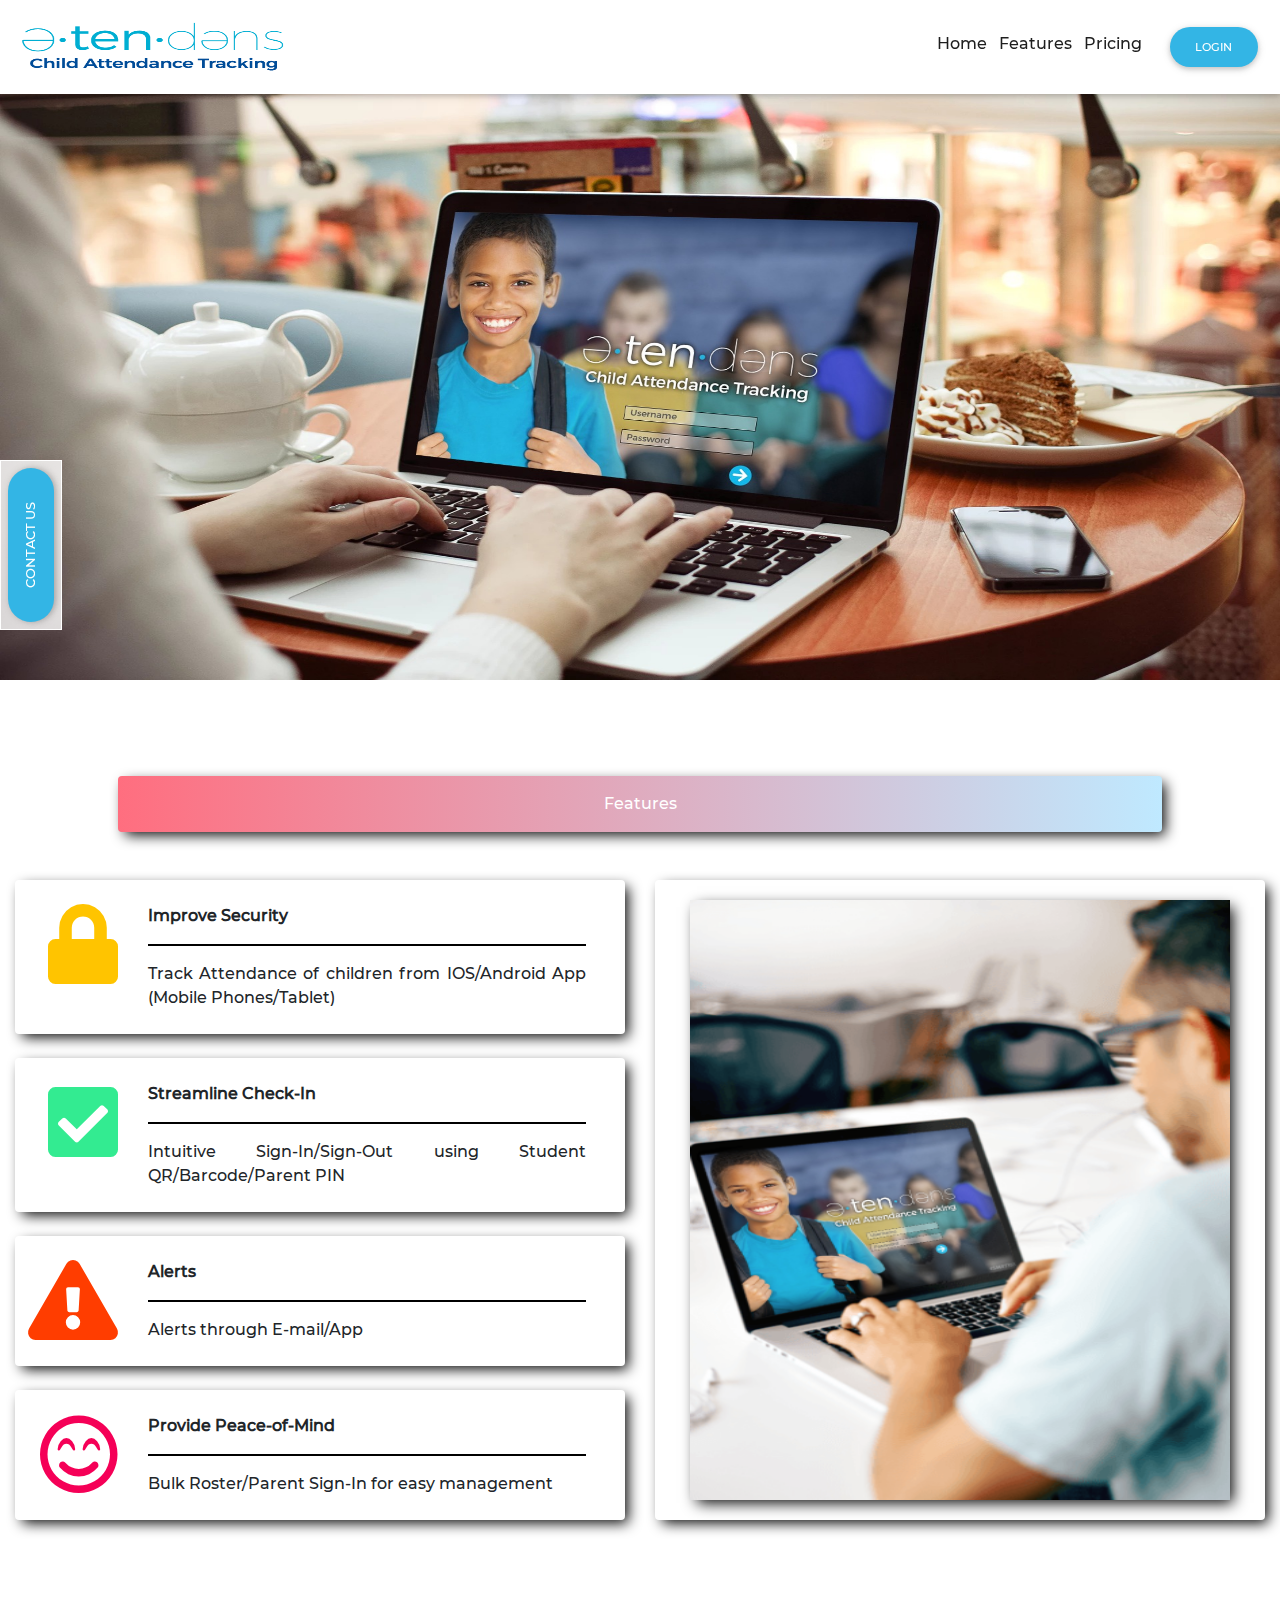
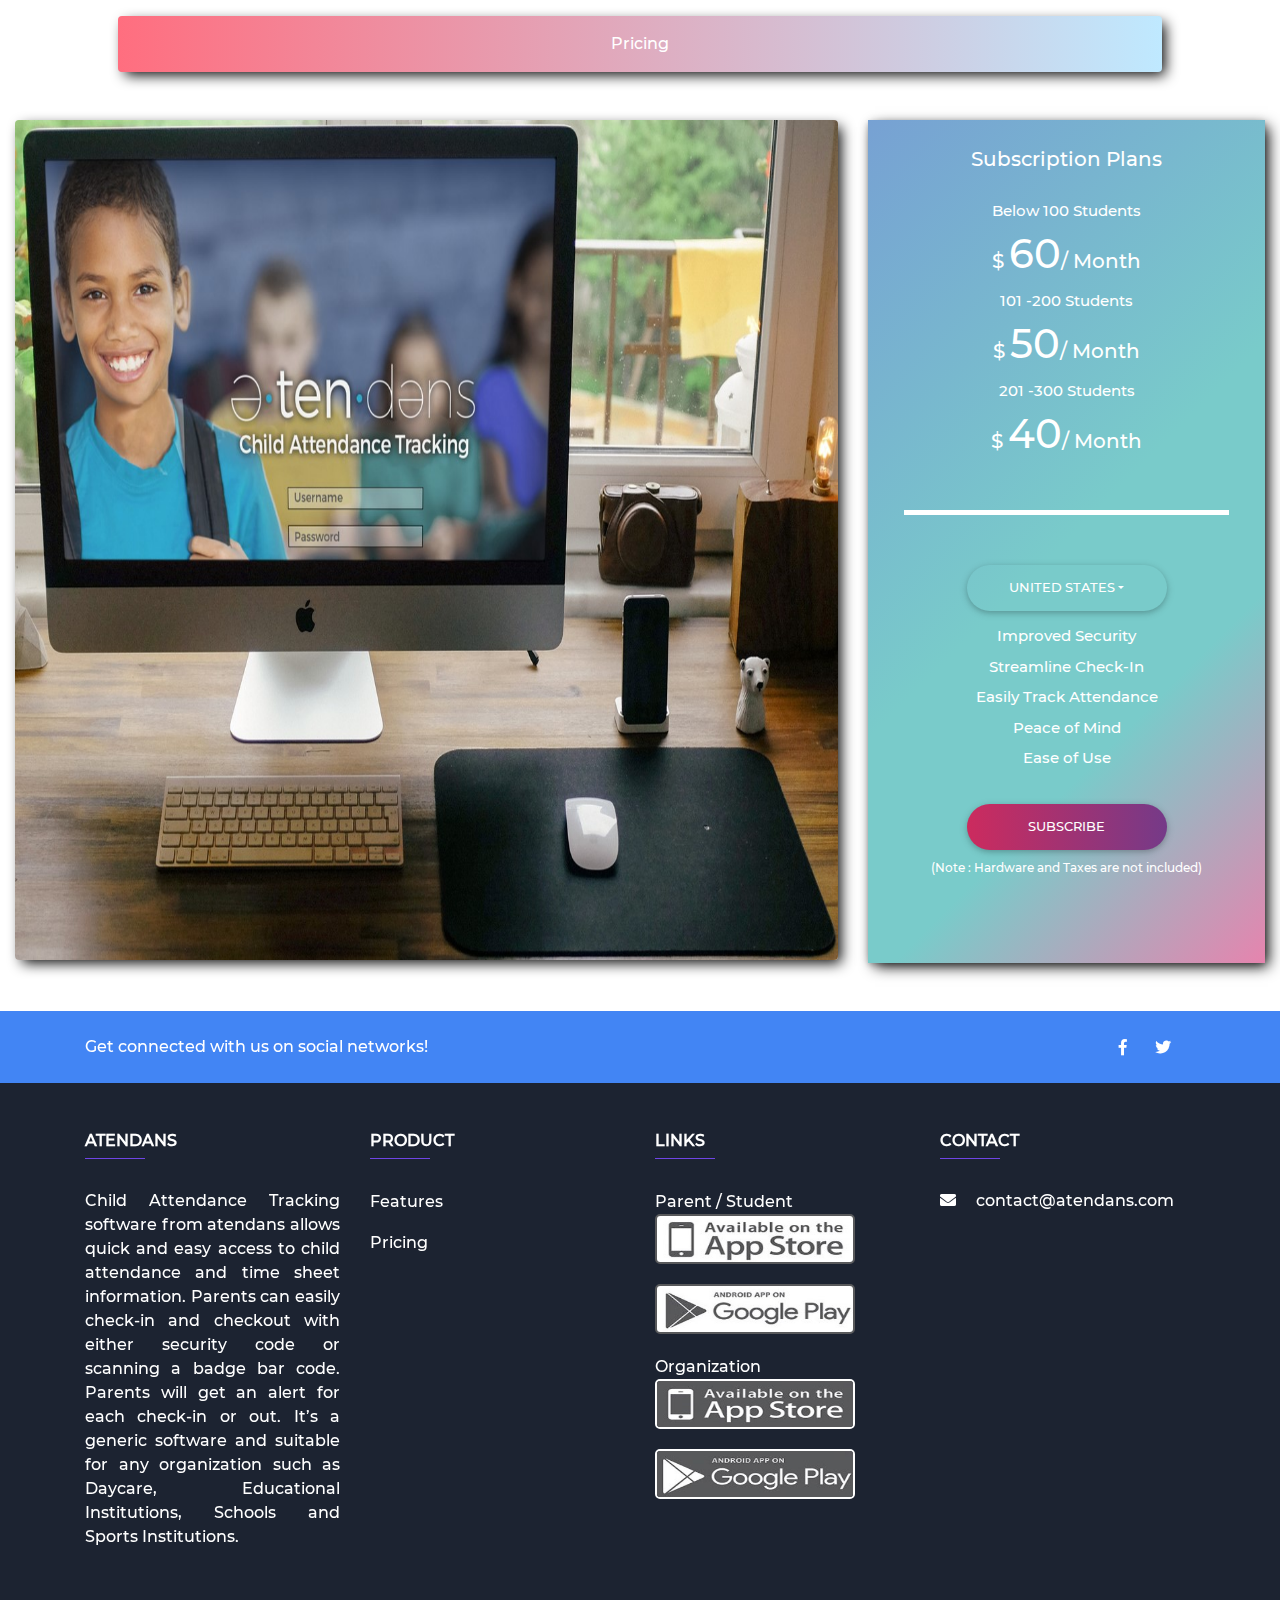
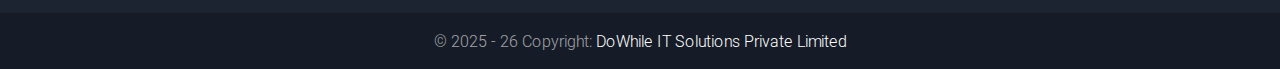
<file: index.html>
<!DOCTYPE html>

<html lang="en" class="full-height">

<head>
    <meta charset="utf-8">
    <meta name="viewport" content="width=device-width, initial-scale=1, shrink-to-fit=no">
    <meta http-equiv="x-ua-compatible" content="ie=edge">
    <title>Atendans</title>
    <meta name="keywords" content="Child Attendance Tracking, Tracking, Attendance, Child, Monitorring, kids, children" />
	<meta name="description" content="Child Attendance Tracking software from atendans allows quick and easy access to child attendance and time sheet information. Parents can easily check-in and checkout with either security code or scanning a badge bar code. Parents will get an alert for each check-in or out. It’s a generic software and suitable for any organization such as Daycare, Educational Institutions, Schools and Sports Institutions." />
	<meta name="Author" content="[http://www.atendans.com]" />
    <meta name="copyright" content="Copyright Atendans.">
    <meta name="language" content="EN">
    <meta name="robots" content="index, follow">
    <meta name="revisit-after" content="30 days">
    <meta name="document-classification" content="Internet">
    <meta name="document-type" content="Public">
    <meta name="document-rating" content="Safe for Kids">
    <meta name="document-distribution" content="Global">
    <!-- <meta property="og:image" content="http://atendans.com/icons/favicon-32x32.png"> -->
    <link rel="icon" href="icons/favicon-96x96.png" >
    <link href="icons/favicon-96x96.png" rel="shortcut icon"/>
    <!-- for IE & EDGE -->
    <!-- <link rel="icon" type="image/x-icon" href="icons/favicon.ico" >
    <link rel="shortcut icon" type="image/x-icon" href="icons/favicon.ico"> -->
    <link rel="icon" type="image/png" sizes="32x32" href="icons/favicon-32x32.png">
    <link rel="icon" type="image/png" sizes="96x96" href="icons/favicon-96x96.png">
    <link rel="icon" type="image/png" sizes="16x16" href="icons/favicon-16x16.png">
    <link rel="apple-touch-icon" sizes="57x57" href="icons/apple-icon-57x57.png">
    <link rel="apple-touch-icon" sizes="60x60" href="icons/apple-icon-60x60.png">
    <link rel="apple-touch-icon" sizes="72x72" href="icons/apple-icon-72x72.png">
    <link rel="apple-touch-icon" sizes="76x76" href="icons/apple-icon-76x76.png">
    <link rel="apple-touch-icon" sizes="114x114" href="icons/apple-icon-114x114.png">
    <link rel="apple-touch-icon" sizes="120x120" href="icons/apple-icon-120x120.png">
    <link rel="apple-touch-icon" sizes="144x144" href="icons/apple-icon-144x144.png">
    <link rel="apple-touch-icon" sizes="152x152" href="icons/apple-icon-152x152.png">
    <link rel="apple-touch-icon" sizes="180x180" href="icons/apple-icon-180x180.png">
    <link rel="icon" type="image/png" sizes="192x192"  href="icons/android-icon-192x192.png">
    <meta name="msapplication-TileColor" content="#ffffff">
    <meta name="msapplication-TileImage" content="icons/ms-icon-144x144.png">
    <meta name="theme-color" content="#ffffff">
    <link rel="manifest" href="icons/manifest.json">
    <!-- Font Awesome -->
    <link rel="stylesheet" href="fontawesome/css/all.min.css">
    <!-- Bootstrap core CSS -->
    <link href="css/bootstrap.min.css" rel="stylesheet">
    <!-- Material Design Bootstrap -->
    <link href="css/mdb.min.css" rel="stylesheet">
    <!-- styles -->
    <link rel="stylesheet" href="css/index.css">
    <link rel="stylesheet" href="css/form.css">

    
  </head>

  <body onload="loadFeaturePic()" onclick="closeDropDown()">
      
        
        
        <nav class="navbar fixed-top navbar-expand-lg scrolling-navbar">
                        <a class="navbar-brand" href="#"> <img src="img/etendens-logo-color.png" height="60" width="280" alt="base image"></a> 
                        <button id="button1" class="navbar-toggler" type="button" data-toggle="collapse" data-target="#navbarSupportedContent" aria-controls="navbarSupportedContent" aria-expanded="false" aria-label="Toggle navigation">
                            <!-- <span class="navbar-toggler-icon"></span> -->
                            <i class="fas fa-align-justify"></i>
                        </button>
                        <div class="collapse navbar-collapse" id="navbarSupportedContent">
                            <ul class="navbar-nav ml-auto">
                                <li class="nav-item active">
                                    <a id="home" class="custom-font custom-font-color" href="#">Home &nbsp;&nbsp;<span class="sr-only">(current)</span></a>
                                </li>
                                <li class="nav-item">
                                    <a id="features" class="custom-font custom-font-color" href="#Features">Features &nbsp;&nbsp;</a>
                                </li>
                                <li class="nav-item">
                                    <a id="pricing" class="custom-font custom-font-color" href="#Pricing">Pricing &nbsp;&nbsp;</a>
                                </li>
                                <!-- <li class="nav-item">
                                    <a id="customers" class="custom-font custom-font-color" href="#Customers">Customers &nbsp;&nbsp;</a>
                                </li>
                                <li class="nav-item">
                                    <a id="blogs" class="custom-font custom-font-color" href="#Blogs">Blogs &nbsp;&nbsp;</a>
                                </li> -->
                                <li class="nav-item">
                                    <!-- <a id="contact" class=" custom-font custom-font-color" href="#Contact">Contact &nbsp;&nbsp;</a> -->
                                    <!-- <a id="login" class="custom-font custom-font-color" href="login.html"><button type="button" class="btn btn-outline-secondary waves-effect">Login</button></a> -->
                                </li>
                            </ul>
                            <form action="login.html" class="form-inline">
                                <div class="md-form my-0">
                                    <!-- <a id="login" class="custom-font custom-font-color white-text" href="login.html" onclick="storeLogin()"> -->
                                        <button type="submit" class="btn btn-info waves-effect btn-md my-2 my-sm-0 ml-3 login-btn custom-font">Login</button>
                                    <!-- </a> -->
                                </div>
                            </form>
                        </div>
        </nav>
            
                    
        <div id="carouselExampleSlidesOnly" class="carousel slide carousel-fade" data-ride="carousel">
                <div class="carousel-inner" role="listbox">
                 
                  <div class="carousel-item active">
                            <div class="view">
                                            <img id="laptopImg1" class="full-screen" >
                                            <!-- <div class="full-bg-img flex-center mask rgba-black-light white-text">
                                                    <ul class="col-md-12 list-unstyled list-inline">
                                                    <li>
                                                    <h1 class="font-weight-bold custom-font3 animated rotateInDownLeft delay-3s">Alerts</h1>
                                                    </li>
                                                    <li>
                                                    <p class="font-italic py-4 custom-font3 animated animated rotateInUpRight delay-4s">Email<br>App</p>
                                                    </li>
                                                    
                                                    </ul>
                                            </div> -->
                            </div>  
                  </div>
                 
                </div>
                
        </div>
                    

        
        
        <main>
            
            <div id="Features"></div><br><br>
            <div class="container-fluid bg-color-dark">
                <div class="container">
                    <div class="row p-5">
                        <div class="col-sm-12 text-center card shadow-card p-3 feature-gradient custom-font">
                            Features
                        </div>
                    </div>
                </div>   
                <div class="row">
                    <div class="col-sm-6">
                            <div class="card shadow-card  animated bounceIn delay-1s">
                                    <!-- Card content -->
                                    <div class="card-body p-4">
                                        <div class="container">
                                            <div class="row">
                                                <div class="col-sm-2 ">
                                                    <i class="fa fa-lock lock-clr float-right fa-5x" aria-hidden="true"></i>
                                                </div>
                                                <div class="col-sm-10 custom-font text-justify">
                                                        <span class="font-weight-bold ">Improve Security</span><hr class="line-fill-black">
                                                        Track Attendance of children from IOS/Android App (Mobile Phones/Tablet)                      
                                                </div>
                                            </div>
                                        </div>   
                                    </div>
                            </div>
                            <br>
                           
                            <div class="card shadow-card  animated bounceIn delay-2s">
                                    <!-- Card content -->
                                    <div class="card-body p-4">
                                        <div class="container">
                                            <div class="row">
                                                <div class="col-sm-2 ">
                                                    <i class="fa fa-check-square tick-mark float-right fa-5x" aria-hidden="true"></i>
                                                </div>
                                                <div class="col-sm-10 custom-font text-justify">
                                                        <span class="font-weight-bold ">Streamline Check-In</span><hr class="line-fill-black">
                                                        Intuitive Sign-In/Sign-Out using Student QR/Barcode/Parent PIN
                                                </div>
                                            </div>
                                        </div>   
                                    </div>
                            </div>
                            <br>
                            <div class="card shadow-card  animated bounceIn delay-3s">
                                    <!-- Card content -->
                                    <div class="card-body p-4">
                                        <div class="container">
                                            <div class="row">
                                                <div class="col-sm-2 ">
                                                    <i class="fas fa-exclamation-triangle group-ppl float-right fa-5x" aria-hidden="true"></i>
                                                </div>
                                                <div class="col-sm-10 custom-font text-justify">
                                                                <span class="font-weight-bold ">Alerts</span><hr class="line-fill-black">
                                                                Alerts through E-mail/App
                                                </div>
                                            </div>
                                        </div>   
                                    </div>
                            </div>
                            <br>
                            <div class="card shadow-card  animated bounceIn delay-4s">
                                    <!-- Card content -->
                                    <div class="card-body p-4">
                                        <div class="container">
                                            <div class="row">
                                                <div class="col-sm-2 ">
                                                    <i class="far fa-smile-beam smile float-right fa-5x" aria-hidden="true"></i>
                                                </div>
                                                <div class="col-sm-10 custom-font text-justify">
                                                        <span class="font-weight-bold ">Provide Peace-of-Mind</span><hr class="line-fill-black">
                                                        Bulk Roster/Parent Sign-In for easy management
                                                </div>
                                            </div>
                                        </div>   
                                    </div>
                            </div>
                    </div>
                    <div class="col-sm-6 col-feature-spacing">
                            <div class="card shadow-card">
                                    <!-- Card content -->
                                    <div class="card-body">
                                         <div class="container">
                                                <div class="row">
                                                        <div class="col-sm-12 ">
                                                           <img id="deskImg" height="600" class="d-block w-100 shadow-card"  alt="desk image">
                                                        </div>    
                                                </div>  
                                         </div>   
                                    </div>
                            </div>
                    </div>
                    <br>
                    <br>
                
            </div>
            </div>
            <div id="Pricing"></div><br><br>  
            <div class="container-fluid bg-color-dark">
                        <div class="container ">
                            <div class="row p-5">
                                <div class="col-sm-12 text-center card shadow-card-white white-text p-3 feature-gradient custom-font">
                                    Pricing
                                </div>
                            </div>
                        </div>            
                    
                    <div class="row">
                        <div class="col-sm-8 col-spacing">
                                <div id="carouselExampleSlidesOnly" class="carousel slide carousel-fade" data-ride="carousel">
                                        <div class="carousel-inner card shadow-card-white">
                                          <div class="carousel-item active">
                                            <img id="cycleImg1" height="870" class="d-block w-100"  alt="image 1">
                                          </div>
                                          <!-- <div class="carousel-item">
                                            <img id="cycleImg2" height="533" class="d-block w-100"  alt="image 2">
                                          </div>
                                          <div class="carousel-item">
                                            <img id="cycleImg3" height="533" class="d-block w-100"  alt="image 3">
                                          </div> -->
                                        </div>
                                </div>
                        </div>    
                        <!-- <div class="col-sm-4 col-spacing">
                             
                           
                            <div class="card">
                                   
                                    <div class="card-body price-card shadow-card-white">
                                        <div class="container">
                                            <div class="row">
                                                <div class="col-sm-12 white-text text-center p-1 price custom-font">
                                                      Monthly Plan
                                                </div>   
                                            </div> 
                                            <div class="row">
                                                    
                                                <div class="col-sm-12 white-text text-center p-3 price custom-font">
                                                        <span id="notesign1">$</span> <span id="notevalue1" class="price-normal">25</span> / Month  
                                                        <hr class="line-fill">
                                                </div>   
                                            </div>
                                            <div class="row">
                                                <div class="col-sm-12 text-center p-1 feature-desc white-text custom-font">
                                                    1 - 50 students
                                                </div>   
                                            </div>
                                            <div class="row">
                                                    <div class="col-sm-12 text-center p-1 feature-desc white-text custom-font">
                                                        Improved Security
                                                    </div>   
                                            </div>
                                            <div class="row">
                                                    <div class="col-sm-12 white-text text-center p-1 feature-desc custom-font">
                                                        Streamline Check-In
                                                    </div>   
                                            </div>
                                            <div class="row">
                                                    <div class="col-sm-12 white-text text-center p-1 feature-desc custom-font">
                                                            Easily Track Attendance
                                                    </div>   
                                            </div>
                                            <div class="row">
                                                    <div class="col-sm-12 white-text text-center p-1 feature-desc custom-font">
                                                           Peace of Mind
                                                    </div>   
                                            </div>
                                            <div class="row">
                                                    <div class="col-sm-12 white-text text-center p-1 mb-2 feature-desc custom-font">
                                                           Ease of Use
                                                    </div>   
                                            </div>
                                            <div class="row">
                                                    <div class="col-sm-12 white-text text-center p-3 mb-5 feature-desc custom-font">
                                                            <button type="button" class="btn btn-grad"><a href="login.html" class="white-text">Subscribe</a></button>
                                                    </div>   
                                            </div>
                                        </div>
                                           
                                        
                                        
                                
                                    </div>
      
                            </div>
                              
                        </div> -->
                        <!-- <div class="col-sm-4 col-spacing">
                                        <div id="carouselExampleSlidesOnly" class="carousel slide carousel-fade" data-ride="carousel">
                                                <div class="carousel-inner card shadow-card-white">
                                                  <div class="carousel-item active">
                                                    <img id="cycleImg1" height="533" class="d-block w-100"  alt="image 1">
                                                  </div>
                                                  <div class="carousel-item">
                                                    <img id="cycleImg2" height="533" class="d-block w-100"  alt="image 2">
                                                  </div>
                                                  <div class="carousel-item">
                                                    <img id="cycleImg3" height="533" class="d-block w-100"  alt="image 3">
                                                  </div>
                                                </div>
                                        </div>
                        </div> -->
                        <div class="col-sm-4 col-spacing">
                               
                     
                      <div class="card">
                             
                              <div class="card-body price-card shadow-card-white">
                                      
                                      
                                  <div class="container">
                                       <div class="row">
                                           <div class="col-sm-12 white-text text-center p-1 price custom-font">
                                                Subscription Plans
                                           </div>   
                                        </div>    
                                      <div class="row">
                                          <div class="col-sm-12 white-text text-center p-3 price custom-font">
                                                  <span id="studentInfo1" style="font-size:15px;">Below 100 Students</span> <br>
                                                  <span id="yearlyText1" class="col-sm-12 white-text text-center p-1 price custom-font"> Yearly - </span>
                                                  <span id="notesign1">$</span> <span id="notevalue1" class="price-normal">60</span><span id="monthText1">/ Month</span> 
                                                  <br>
                                                  <span id="studentInfo2" style="font-size:15px;">101 -200 Students</span><br>
                                                  <span id="yearlyText2" class="col-sm-12 white-text text-center p-1 price custom-font"> Yearly - </span>
                                                  <span id="notesign2">$</span> <span id="notevalue2" class="price-normal">50</span><span id="monthText2">/ Month</span>
                                                  <br>
                                                  <span id="studentInfo3" style="font-size:15px;">201 -300 Students</span><br>
                                                  <span id="yearlyText3" class="col-sm-12 white-text text-center p-1 price custom-font"> Yearly - </span>
                                                  <span id="notesign3">$</span> <span id="notevalue3" class="price-normal">40</span><span id="monthText3">/ Month</span>
                                                  <br>
                                                  <span id="indian1" style="font-size:15px;">Above 2500 Students</span><br>
                                                  <span id="indian2" class="col-sm-12 white-text text-center p-1 price custom-font" style="font-size:15px;">Contact us for custom quote</span>
                                                  <hr class="line-fill">
                                          </div>   
                                      </div>
                                      <div class="row"><span id="month" class="col-sm-12 white-text text-center p-1 price custom-font" style="font-size:15px;"> </span></div>
                                      
                                      <div class="row">
                                            <div class="col-sm-12 text-center p-1 feature-desc white-text custom-font">
                                                    <div class="dropdown">

                                                            <!--Trigger-->
                                                            <button id="countryBtn" class="btn dropdown-toggle custom-font login-btn" type="button" id="dropdownMenu1" data-toggle="dropdown"
                                                              aria-haspopup="true" aria-expanded="false" style="width:200px;">Country</button>
                                                        
                                                        
                                                            <!--Menu-->
                                                            <div class="dropdown-menu dropdown-primary" style="width:200px;">
                                                              <a  id="usBtn" class="dropdown-item custom-font text-center" onclick="loadUsPrice()">United States</a>
                                                              <a  id="indiaBtn" class="dropdown-item custom-font text-center" onclick="loadIndiaPrice()">India</a>
                                                            </div>
                                                    </div>
                                                
                                                        
                                            </div>   
                                      </div>
                                      
                                      <div class="row">
                                              <div class="col-sm-12 text-center p-1 feature-desc white-text custom-font">
                                                  Improved Security
                                              </div>   
                                      </div>
                                      <div class="row">
                                              <div class="col-sm-12 white-text text-center p-1 feature-desc custom-font">
                                                  Streamline Check-In
                                              </div>   
                                      </div>
                                      <div class="row">
                                              <div class="col-sm-12 white-text text-center p-1 feature-desc custom-font">
                                                      Easily Track Attendance
                                              </div>   
                                      </div>
                                      <div class="row">
                                              <div class="col-sm-12 white-text text-center p-1 feature-desc custom-font">
                                                     Peace of Mind
                                              </div>   
                                      </div>
                                      <div class="row">
                                              <div class="col-sm-12 white-text text-center p-1 mb-2 feature-desc custom-font">
                                                     Ease of Use
                                              </div>   
                                      </div>
                                      <div class="row">
                                              <div class="col-sm-12 white-text text-center p-3 mb-5 feature-desc custom-font">
                                                    <form action="signup.html">  
                                                        <button type="submit" class="btn btn-grad white-text" style="width:200px;">Subscribe</button>
                                                        <br>
                                                            <span class="text-center p-1 feature-desc white-text custom-font" style="font-size:12px;">
                                                                &#40;Note : Hardware and Taxes are not included&#41;
                                                            </span>   
                                                        
                                                    </form>
                                              </div>   
                                      </div>
                                  </div>
                                     
                                  
                                  
                          
                              </div>

                      </div>
                          
                        </div>    
                    </div>
                    <br>
            </div>
            <div class="container-box rotated">
                    <button type="button" class="btn btn-info turned-button custom-font login-btn" data-toggle="modal" data-target="#myModal">Contact Us</button>
                    </div>
                    
                    <!-- Modal -->
                    <div id="myModal" class="modal fade" role="dialog">
                      <div class="modal-dialog">
                    
                    <!-- Modal content-->
                    <div class="modal-content">
                    <div class="modal-header">
                    
                    <h4 class="modal-title custom-font">Contact Us</h4>
                    <button type="button" class="close" data-dismiss="modal">×</button>
                    </div>
                    <div class="modal-body">
                    
                            <form role="form" method="post" id="reused_form" >
                            <p class="custom-font">
                                Send your message in the form below and we will get back to you as early as possible.
                            </p>
                    
                            <div class="form-group">
                                <label for="name" class="custom-font">
                                    Name:</label>
                                <input type="text" class="form-control login-btn"
                                id="name" name="name"   required maxlength="50">
                    
                            </div>
                            <div class="form-group">
                                <label for="email" class="custom-font">
                                    Email:</label>
                                <input type="email" class="form-control login-btn"
                                id="email" name="email" required maxlength="50">
                            </div>
                            <div class="form-group">
                                <label for="name" class="custom-font">
                                    Message:</label>
                                <textarea class="form-control custom-font login-btn" type="textarea" name="message"
                                id="message" placeholder="Your Message Here"
                                maxlength="6000" rows="7"></textarea>
                            </div>
                            <button type="submit" class="btn btn-lg btn-success btn-block custom-font send-message" id="btnContactUs">Send Message</button>
                    
                        </form>
                        <div id="success_message" class="custom-font" style="width:100%; height:100%; display:none; ">
                            <h3 class="custom-font">Sent your message successfully!</h3>
                        </div>
                        <div id="error_message" class="custom-font" style="width:100%; height:100%; display:none; ">
                            <h3 class="custom-font">Error</h3>
                            Sorry there was an error sending your form.
                    
                        </div>
                    </div>
                    
                    </div>
                    
                     </div>
                    </div>
            


        </main>
        <br>
       
        <footer class="page-footer unique-color-dark pt-0">
                
                <!-- Social buttons -->
               <div class="primary-color">
                       <div class="container">
                           <!--Grid row-->
                           <div class="row py-4 d-flex align-items-center">
                               <!--Grid column-->
                               <div class="col-md-6 col-lg-5 text-center text-md-left mb-4 mb-md-0">
                                   <h6 class="mb-0 white-text custom-font">Get connected with us on social networks!</h6>
                               </div>
                               <!--Grid column-->
                               <!--Grid column-->
                               <div class="col-md-6 col-lg-7 text-center text-md-right">
                                   <!--Facebook-->
                                   <a class="fb-ic ml-0" href="https://facebook.com/Atendans" target="_blank">
                                       <i class="fab fa-facebook-f white-text mr-4"> </i>
                                   </a>
                                   <!--Twitter-->
                                   <a class="tw-ic" href="https://twitter.com/atendans" target="_blank">
                                       <i class="fab fa-twitter white-text mr-4"> </i>
                                   </a>
                               </div>
                               <!--Grid column-->
                           </div>
                           <!--Grid row-->
                       </div>
               </div>
               <!-- Social buttons -->
               <!--Footer Links-->
               <div class="container mt-5 mb-4 text-center text-md-left">
               <div class="row mt-3">
               <!--First column-->
               <div class="col-sm-3 mx-auto mb-4">
                   <h6 class="text-uppercase font-weight-bold custom-font">
                       <strong>Atendans</strong>
                   </h6>
                   <hr class="deep-purple accent-2 mb-4 mt-0 d-inline-block mx-auto" style="width: 60px;">
                   <p class="custom-font text-justify">Child Attendance Tracking software from atendans allows quick and easy access to child attendance and time sheet information. Parents can easily check-in and checkout with either security code or scanning a badge bar code. Parents will get an alert for each check-in or out. It’s a generic software and suitable for any organization such as Daycare, Educational Institutions, Schools and Sports Institutions.</p>
               </div>
               <!--/.First column-->
               <!--Second column-->
               <div class="col-sm-3">
                   <h6 class="text-uppercase font-weight-bold custom-font">
                       <strong>Product</strong>
                   </h6>
                   <hr class="deep-purple accent-2 mb-4 mt-0 d-inline-block mx-auto" style="width: 60px;">
                   <p>
                       <a href="#Features" class="custom-font">Features</a>
                   </p>
                   <p>
                       <a href="#Pricing" class="custom-font">Pricing</a>
                   </p>
                   <!-- <p>
                        <a href="#Customers" class="custom-font">Customers</a>
                    </p>
                    <p>
                        <a href="#Blogs" class="custom-font">Blogs</a>
                    </p> -->
                   <!-- <p>
                       <a href="#Contact" class="custom-font">Contact</a>
                   </p> -->
                   
               </div>
               <!--/.Second column-->
               <!--Third column-->
               <div class="col-sm-3">
                <h6 class="text-uppercase font-weight-bold custom-font">
                    <strong>Links</strong>
                </h6>
                <hr class="deep-purple accent-2 mb-4 mt-0 d-inline-block mx-auto" style="width: 60px;">
                <p>
                    <span class="custom-font">Parent / Student </span>
                    <br>
                    <a href="https://itunes.apple.com/us/app/atendans/id1453493713?mt=8" target="_blank"><img src="img/appstore1.png" width="200px" height="50px" style="cursor:pointer;border-radius:5px;border-style:solid;border-width:2px;border-color: #58595B" alt="parent app in app store"></a>
                    <br>
                    <a href="https://play.google.com/store/apps/details?id=com.atendansparent.app" target="_blank"><img src="img/android1.png" width="200px" height="50px" style="position:relative;top:20px;cursor:pointer;border-radius:5px;border-style:solid;border-width:2px;border-color: #58595B" alt=" parent app in play store"></a>

                </p>
                <br>
                <p>
                    <span class="custom-font">Organization</span>
                    <br>
                    <a href="https://itunes.apple.com/us/app/atendans-organization/id1454203870?mt=8" target="_blank"><img src="img/appstore2.png" width="200px" height="50px" style="cursor:pointer;border-radius:5px;border-style:solid;border-width:2px; " alt="parent app in app store"></a>
                    <br>
                    <a href="https://play.google.com/store/apps/details?id=com.atendansschool.app" target="_blank"><img src="img/android2.png" width="200px" height="50px" style="position:relative;top:20px;cursor:pointer;border-radius:5px;border-style:solid;border-width:2px;" alt=" parent app in play store"></a>

                </p>
                <!-- <p>
                     <a href="#Customers" class="custom-font">Customers</a>
                 </p>
                 <p>
                     <a href="#Blogs" class="custom-font">Blogs</a>
                 </p> -->
                <!-- <p>
                    <a href="#Contact" class="custom-font">Contact</a>
                </p> -->
                
                </div>
              <!--/.Third column-->
               <!--Fourth column-->
               <div id="Contact" class="col-sm-3 contactCol">
                   <h6 class="text-uppercase font-weight-bold custom-font">
                       <strong>Contact</strong>
                   </h6>
                   <hr class="deep-purple accent-2 mb-4 mt-0 d-inline-block mx-auto" style="width: 60px;">
                   <!-- <p class="custom-font">
                       <i class="fa fa-home mr-3"></i> New York, NY 10012, US</p> -->
                   <p class="custom-font">
                       <i class="fa fa-envelope mr-3"></i> contact@atendans.com</p>
                   <!-- <p class="custom-font">
                       <i class="fa fa-phone mr-3"></i> + 01 234 567 88</p>
                   <p class="custom-font">
                       <i class="fa fa-print mr-3"></i> + 01 234 567 89</p> -->
               </div>
               <!--/.Fourth column-->
           </div>
       </div>
       <!--/.Footer Links-->
       
           <!--Copyright-->
           <div class="footer-copyright py-3 text-center">
               © <span id="copyRight">2017 - 18</span> Copyright:
               <a href="#">DoWhile IT Solutions Private Limited</a>
           </div>
           <!--/.Copyright-->
       
       </footer>
    <!-- SCRIPTS -->
    <!-- JQuery -->
    <script type="text/javascript" src="js/jquery-3.3.1.min.js"></script>
    <!-- Bootstrap tooltips -->
    <script type="text/javascript" src="js/popper.min.js"></script>
    <!-- Bootstrap core JavaScript -->
    <script type="text/javascript" src="js/bootstrap.min.js"></script>
    <!-- MDB core JavaScript -->
    <script type="text/javascript" src="js/mdb.min.js"></script>
    <script src="js/feedback.js"></script>

    <script>
            wow = new WOW().init();
            //iplookup for getting country info
           
            
            
    </script>
    <script src="js/index.js"></script>
</body>

</html>
</file>
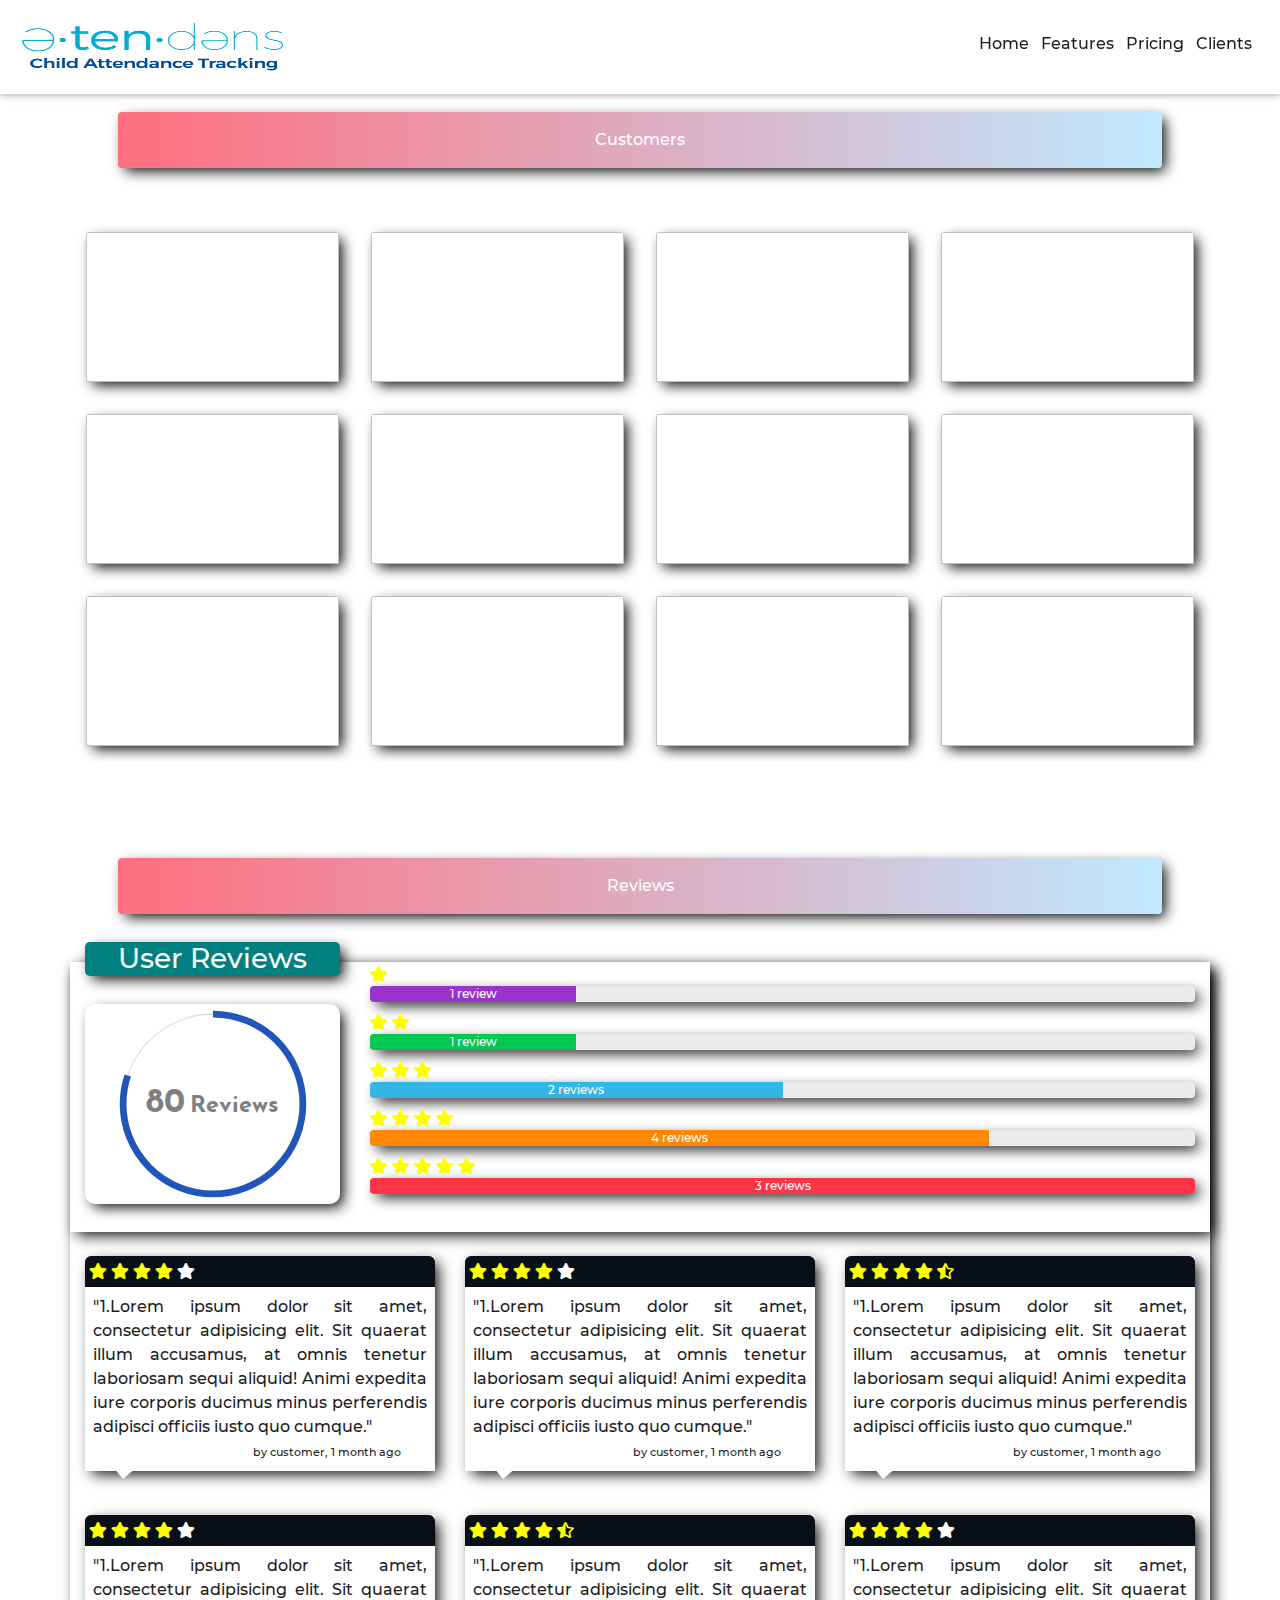
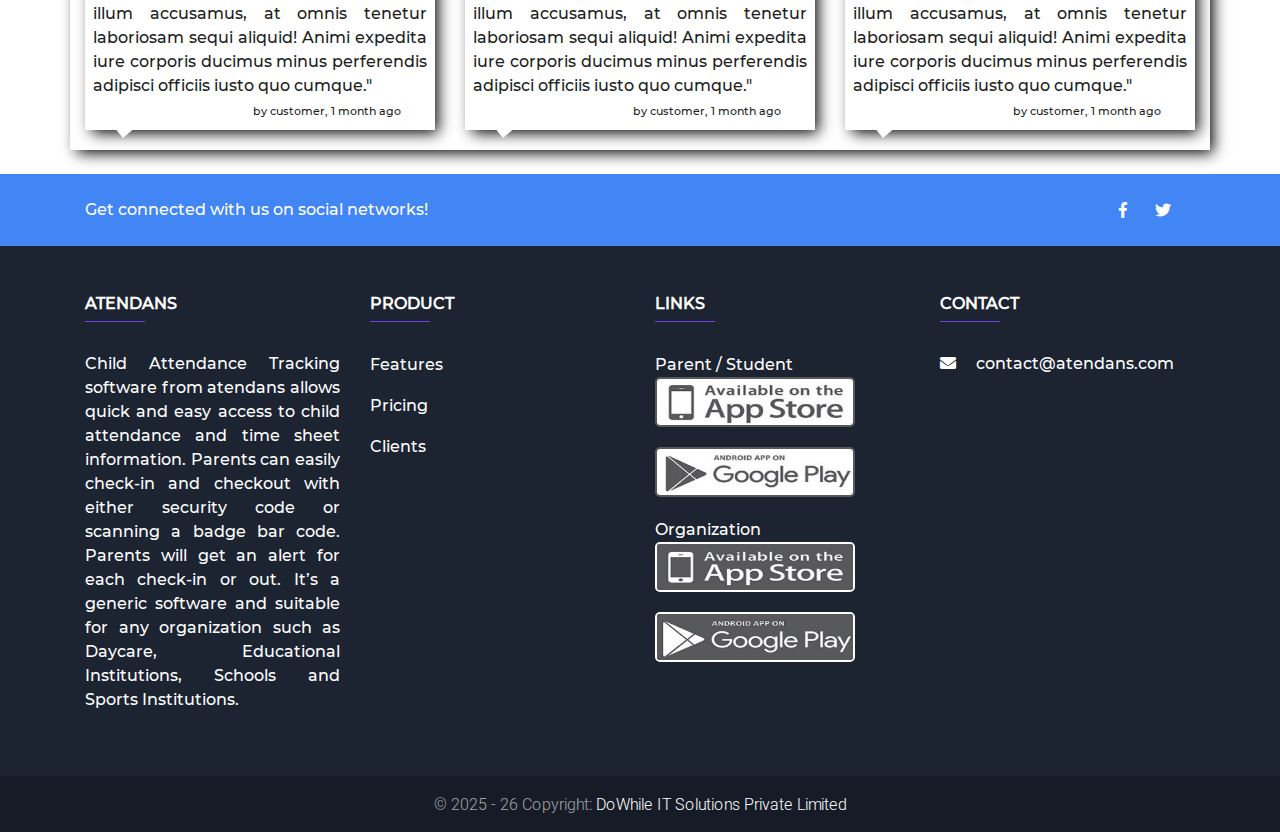
<file: client.html>
<!DOCTYPE html>

<html lang="en" class="full-height">

<head>
    <meta charset="utf-8">
    <meta name="viewport" content="width=device-width, initial-scale=1, shrink-to-fit=no">
    <meta http-equiv="x-ua-compatible" content="ie=edge">
    <title>Atendans</title>
    <meta name="keywords" content="Child Attendance Tracking, Tracking, Attendance, Child, Monitorring" />
	<meta name="description" content="Child Attendance Tracking software from atendans allows quick and easy access to child attendance and time sheet information. Parents can easily check-in and checkout with either security code or scanning a badge bar code. Parents will get an alert for each check-in or out. It’s a generic software and suitable for any organization such as Daycare, Educational Institutions, Schools and Sports Institutions." />
	<meta name="Author" content="[http://www.atendans.com]" />
    <meta name="copyright" content="Copyright Atendans.">
    <meta name="language" content="EN">
    <meta name="robots" content="index, follow">
    <meta name="revisit-after" content="30 days">
    <meta name="document-classification" content="Internet">
    <meta name="document-type" content="Public">
    <meta name="document-rating" content="Safe for Kids">
    <meta name="document-distribution" content="Global">
    <meta property="og:image" content="http://atendans.com/icons/favicon-32x32.png">
    <link rel="icon" href="icons/favicon-96x96.png" >
    <link href="icons/favicon-96x96.png" rel="shortcut icon"/>
    
    

    
    
    <!-- for IE & EDGE -->
    <!-- <link rel="icon" type="image/x-icon" href="icons/favicon.ico" >
    <link rel="shortcut icon" type="image/x-icon" href="icons/favicon.ico"> -->
    <link rel="icon" type="image/png" sizes="32x32" href="icons/favicon-32x32.png">
    <link rel="icon" type="image/png" sizes="96x96" href="icons/favicon-96x96.png">
    <link rel="icon" type="image/png" sizes="16x16" href="icons/favicon-16x16.png">
    <link rel="apple-touch-icon" sizes="57x57" href="icons/apple-icon-57x57.png">
    <link rel="apple-touch-icon" sizes="60x60" href="icons/apple-icon-60x60.png">
    <link rel="apple-touch-icon" sizes="72x72" href="icons/apple-icon-72x72.png">
    <link rel="apple-touch-icon" sizes="76x76" href="icons/apple-icon-76x76.png">
    <link rel="apple-touch-icon" sizes="114x114" href="icons/apple-icon-114x114.png">
    <link rel="apple-touch-icon" sizes="120x120" href="icons/apple-icon-120x120.png">
    <link rel="apple-touch-icon" sizes="144x144" href="icons/apple-icon-144x144.png">
    <link rel="apple-touch-icon" sizes="152x152" href="icons/apple-icon-152x152.png">
    <link rel="apple-touch-icon" sizes="180x180" href="icons/apple-icon-180x180.png">
    <link rel="icon" type="image/png" sizes="192x192"  href="icons/android-icon-192x192.png">
    <meta name="msapplication-TileColor" content="#ffffff">
    <meta name="msapplication-TileImage" content="icons/ms-icon-144x144.png">
    <meta name="theme-color" content="#ffffff">
    <link rel="manifest" href="icons/manifest.json">
    

    
    <!-- Font Awesome -->
    <link rel="stylesheet" href="fontawesome/css/all.min.css">
    <!-- Bootstrap core CSS -->
    <link href="css/bootstrap.min.css" rel="stylesheet">
    <!-- Material Design Bootstrap -->
    <link href="css/mdb.min.css" rel="stylesheet">
    <link rel="stylesheet" href="css/client.css">
    <link rel="stylesheet" href="css/loading-bar.css">
    <style>
            
            .ldBar-label:after {
   
   content: "Reviews";
   color:grey;
   margin-left: 5px;
   font-family: Josefin_Sans;
   font-size: 0.7em;
   font-weight: 200;

}
    </style>
    
    
  </head>
  <body onload="loadFeaturePic()" onclick="closeDropDown()">
       
               
  <nav class="navbar fixed-top navbar-expand-lg scrolling-navbar">
    <a class="navbar-brand" href="index.html#"> <img src="img/etendens-logo-color.png" height="60" width="280" alt="base image"></a> 
    <button id="button1" class="navbar-toggler" type="button" data-toggle="collapse" data-target="#navbarSupportedContent" aria-controls="navbarSupportedContent" aria-expanded="false" aria-label="Toggle navigation">
        <!-- <span class="navbar-toggler-icon"></span> -->
        <i class="fas fa-align-justify"></i>
    </button>
    <div class="collapse navbar-collapse" id="navbarSupportedContent">
        <ul class="navbar-nav ml-auto">
            <li class="nav-item">
                <a id="home" class="custom-font custom-font-color" href="index.html#">Home &nbsp;&nbsp;<span class="sr-only">(current)</span></a>
            </li>
            <li class="nav-item">
                <a id="features" class="custom-font custom-font-color" href="index.html#Features">Features &nbsp;&nbsp;</a>
            </li>
            <li class="nav-item">
                <a id="pricing" class="custom-font custom-font-color" href="index.html#Pricing" selected>Pricing &nbsp;&nbsp;</a>
            </li>
            <li class="nav-item active">
                <a id="customers" class="custom-font custom-font-color" href="#Customers">Clients &nbsp;&nbsp;</a>
            </li>
            <!--<li class="nav-item">
                <a id="blogs" class="custom-font custom-font-color" href="index.html#Blogs">Blogs &nbsp;&nbsp;</a>
            </li> -->
            <!-- <li class="nav-item">
                <a id="contact" class=" custom-font custom-font-color" href="index.html#Contact">Contact &nbsp;&nbsp;</a>
            </li> -->
        </ul>
    </div>
  </nav>
                
                
  <main class="pt-3">
    
  <div id="Customers"></div><br><br> 
  <div class="container-fluid bg-color-dark">
              <div class="container">
                  <div class="row p-5">
                      <div class="col-sm-12 text-center card shadow-card-white white-text p-3 feature-gradient custom-font">
                          Customers
                      </div>
                  </div>
              </div>            
          
              <div class="row">
                  <div class="col-sm-12">
                          <div id="carouselExampleSlidesOnly" class="carousel slide" data-ride="carousel">
                                  <div class="carousel-inner">
                                    <div class="carousel-item active">
                                          <div class="container">
                                                  <div class="row">
                                                      <div  class="col-sm-3 p-3">
                                                              
                                                              <div class="card shadow-card">

                                                                      
                                                                      <img id="cycleLogo11" class="card-img-top" height="150" width="100"  alt="">
                                                              
                                                                  
                                                              </div>
                                                      </div>
                                                      <div  class="col-sm-3 p-3">
                                                              
                                                              <div class="card shadow-card">

                                                                      
                                                                      <img id="cycleLogo12" class="card-img-top" height="150" width="100"  alt="">
                                                                  
                                                                      
                                                                  
                                                              </div>
                                                      </div>    
                                                      <div  class="col-sm-3 p-3">
                                                              
                                                              <div class="card shadow-card">

                                                                      
                                                                      <img id="cycleLogo13" class="card-img-top" height="150" width="100"   alt="">
                                                                  
                                                                      
                                                                  
                                                              </div>
                                                      </div>
                                                      <div  class="col-sm-3 p-3">
                                                              
                                                              <div class="card shadow-card">

                                                                      
                                                                      <img id="cycleLogo14" class="card-img-top" height="150" width="100"  alt="">
                                                                  
                                                                      
                                                                  
                                                              </div>
                                                      </div>                     
                                                  </div>
                                                  <div class="row">
                                                      <div  class="col-sm-3 p-3">
                                                              
                                                              <div  class="card shadow-card">

                                                                      
                                                                      <img id="cycleLogo21" class="card-img-top" height="150" width="100"  alt="">
                                                              
                                                                  
                                                              </div>
                                                      </div>
                                                      <div  class="col-sm-3 p-3">
                                                              
                                                              <div class="card shadow-card">

                                                                      
                                                                      <img id="cycleLogo22" class="card-img-top" height="150" width="100"  alt="">
                                                                  
                                                                      
                                                                  
                                                              </div>
                                                      </div>    
                                                      <div  class="col-sm-3 p-3">
                                                              
                                                              <div class="card shadow-card">

                                                                      
                                                                      <img id="cycleLogo23" class="card-img-top" height="150" width="100"   alt="">
                                                                  
                                                                      
                                                                  
                                                              </div>
                                                      </div>
                                                      <div  class="col-sm-3 p-3">
                                                              
                                                              <div class="card shadow-card">

                                                                      
                                                                      <img id="cycleLogo24" class="card-img-top" height="150" width="100"  alt="">
                                                                  
                                                                      
                                                                  
                                                              </div>
                                                      </div>                     
                                                  </div> 
                                                  <div class="row">
                                                      <div  class="col-sm-3 p-3">
                                                              
                                                              <div class="card shadow-card">

                                                                      
                                                                      <img id="cycleLogo31" class="card-img-top" height="150" width="100"  alt="">
                                                              
                                                                  
                                                              </div>
                                                      </div>
                                                      <div  class="col-sm-3 p-3">
                                                              
                                                              <div class="card shadow-card">

                                                                      
                                                                      <img id="cycleLogo32" class="card-img-top" height="150" width="100"  alt="">
                                                                  
                                                                      
                                                                  
                                                              </div>
                                                      </div>    
                                                      <div  class="col-sm-3 p-3">
                                                              
                                                              <div class="card shadow-card">

                                                                      
                                                                      <img id="cycleLogo33" class="card-img-top" height="150" width="100"  alt="">
                                                                  
                                                                      
                                                                  
                                                              </div>
                                                      </div>
                                                      <div  class="col-sm-3 p-3">
                                                              
                                                              <div class="card shadow-card">

                                                                      
                                                                      <img id="cycleLogo34" class="card-img-top" height="150" width="100"   alt="">
                                                                  
                                                                      
                                                                  
                                                              </div>
                                                      </div>                     
                                                  </div>     
                                          </div>    
                                    </div>
                                    <div class="carousel-item">
                                          <div class="container">
                                                  <div class="row">
                                                      <div  class="col-sm-3 p-3">
                                                              
                                                              <div class="card shadow-card">

                                                                      
                                                                      <img id="cycleLogo15" class="card-img-top" height="150" width="100"  alt="">
                                                                  
                                                                      
                                                                  
                                                              </div>
                                                      </div>
                                                      <div  class="col-sm-3 p-3">
                                                              
                                                              <div class="card shadow-card">

                                                                      
                                                                      <img id="cycleLogo16" class="card-img-top" height="150" width="100"  alt="">
                                                                  
                                                                     
                                                                  
                                                              </div>
                                                      </div>    
                                                      <div  class="col-sm-3 p-3">
                                                              
                                                              <div class="card shadow-card">

                                                                      
                                                                      <img id="cycleLogo17" class="card-img-top" height="150" width="100"  alt="">
                                                                  
                                                                      
                                                                  
                                                              </div>
                                                      </div>
                                                      <div  class="col-sm-3 p-3">
                                                              
                                                              <div class="card shadow-card">

                                                                      
                                                                      <img id="cycleLogo18" class="card-img-top" height="150" width="100" alt="">
                                                                  
                                                                      
                                                                  
                                                              </div>
                                                      </div>                     
                                                  </div>
                                                  <div class="row">
                                                      <div  class="col-sm-3 p-3">
                                                              
                                                              <div class="card shadow-card">

                                                                      
                                                                      <img id="cycleLogo25" class="card-img-top" height="150" width="100"   alt="">
                                                                  
                                                                      
                                                                  
                                                              </div>
                                                      </div>
                                                      <div  class="col-sm-3 p-3">
                                                              
                                                              <div class="card shadow-card">

                                                                      
                                                                      <img id="cycleLogo26" class="card-img-top" height="150" width="100"  alt="">
                                                                  
                                                                     
                                                                  
                                                              </div>
                                                      </div>    
                                                      <div  class="col-sm-3 p-3">
                                                              
                                                              <div class="card shadow-card">

                                                                      
                                                                      <img id="cycleLogo27" class="card-img-top" height="150" width="100"  alt="">
                                                                  
                                                                      
                                                                  
                                                              </div>
                                                      </div>
                                                      <div  class="col-sm-3 p-3">
                                                              
                                                              <div class="card shadow-card">

                                                                      
                                                                      <img id="cycleLogo28" class="card-img-top" height="150" width="100"  alt="">
                                                                  
                                                                      
                                                                  
                                                              </div>
                                                      </div>                     
                                                  </div>
                                                  <div class="row">
                                                      <div  class="col-sm-3 p-3">
                                                              
                                                              <div class="card shadow-card">

                                                                      
                                                                      <img id="cycleLogo35" class="card-img-top" height="150" width="100"   alt="">
                                                                  
                                                                      
                                                                  
                                                              </div>
                                                      </div>
                                                      <div  class="col-sm-3 p-3">
                                                              
                                                              <div class="card shadow-card">

                                                                      
                                                                      <img id="cycleLogo36" class="card-img-top" height="150" width="100"  alt="">
                                                                  
                                                                     
                                                                  
                                                              </div>
                                                      </div>    
                                                      <div  class="col-sm-3 p-3">
                                                              
                                                              <div class="card shadow-card">

                                                                      
                                                                      <img id="cycleLogo37" class="card-img-top" height="150" width="100" alt="">
                                                                  
                                                                      
                                                                  
                                                              </div>
                                                      </div>
                                                      <div  class="col-sm-3 p-3">
                                                              
                                                              <div class="card shadow-card">

                                                                      <!-- Card image -->
                                                                      <img id="cycleLogo38" class="card-img-top" height="150" width="100"  alt="">
                                                                  
                                                                      
                                                                  
                                                              </div>
                                                      </div>                     
                                                  </div>      
                                          </div>  
                                    </div>
                                   
                                  </div>
                          </div>  
                  </div>
                    
              </div>
          
  </div>


  <div id="Reviews"></div><br><br>
  <div class="container-fluid bg-color-dark">
        <div class="container">
            <div class="row p-5">
                <div class="col-sm-12 text-center card shadow-card-white white-text p-3 feature-gradient custom-font">
                    Reviews
                </div>
            </div>
        </div>
        <div class="container shadow-card">
                <div class="row review-summary shadow-card ">
                        <div class="col-sm-3 mb-1">
                                <h3 class="custom-font text-center white-text shadow-card" style="background-color:teal;position:relative;top:-20px;border-radius: 5px;">User Reviews</h3>
                                <div class="shadow-card mb-4" style="border-radius:10px;">
                                        <div class="ldBar label-center ldBar-labal" style="width:200px;height:200px;margin:auto" data-value="80" data-preset="circle"></div>
                                        
                                </div>        
                                
                        </div>
                        <div class="col-sm-9 mb-1">
                               
                                        <i class="fas fa-star" style="color:yellow"></i>
                                        <div class="progress md-progress shadow-card mb-2">
                                                <div class="progress-bar secondary-color-dark white-text custom-font" role="progressbar" style="width: 25%" aria-valuenow="25" aria-valuemin="0" aria-valuemax="100">1 review</div>
                                        </div>
                                        
                                        <i class="fas fa-star" style="color:yellow"></i>
                                        <i class="fas fa-star" style="color:yellow"></i>
                                        <div class="progress md-progress shadow-card mb-2">
                                                <div class="progress-bar bg-success white-text custom-font" role="progressbar" style="width: 25%" aria-valuenow="25" aria-valuemin="0" aria-valuemax="100">1 review</div>
                                        </div>
                                      
                                        <i class="fas fa-star" style="color:yellow"></i>
                                        <i class="fas fa-star" style="color:yellow"></i>
                                        <i class="fas fa-star" style="color:yellow"></i>
                                        <div class="progress md-progress shadow-card mb-2">
                                                <div class="progress-bar bg-info white-text custom-font" role="progressbar" style="width: 50%" aria-valuenow="50" aria-valuemin="0" aria-valuemax="100">2 reviews</div>
                                        </div>
                                      
                                        <i class="fas fa-star" style="color:yellow"></i>
                                        <i class="fas fa-star" style="color:yellow"></i>
                                        <i class="fas fa-star" style="color:yellow"></i>
                                        <i class="fas fa-star" style="color:yellow"></i>
                                        <div class="progress md-progress shadow-card mb-2">
                                                <div class="progress-bar bg-warning white-text custom-font" role="progressbar" style="width: 75%" aria-valuenow="75" aria-valuemin="0" aria-valuemax="100">4 reviews</div>
                                        </div>
                                       
                                        <i class="fas fa-star" style="color:yellow"></i>
                                        <i class="fas fa-star" style="color:yellow"></i>
                                        <i class="fas fa-star" style="color:yellow"></i>
                                        <i class="fas fa-star" style="color:yellow"></i>
                                        <i class="fas fa-star" style="color:yellow"></i>
                                        <div class="progress md-progress shadow-card mb-2">
                                                <div class="progress-bar bg-danger white-text custom-font" role="progressbar" style="width: 100%" aria-valuenow="100" aria-valuemin="0" aria-valuemax="100">3 reviews</div>
                                        </div>
                                        
                                                                                  
                          
                        </div>
                         
                              
                </div>
                <br>
                <div class="row">
                        <div class="col-sm-4">
                                <div id="popup1" class="popup popup-shadow-card mar-top" onmouseover="scaleDown(this)" onmouseout="scaleBack(this)">
                                        <div class="star">
                                                <i class="fas fa-star" style="color:yellow"></i>
                                                <i class="fas fa-star" style="color:yellow"></i>
                                                <i class="fas fa-star" style="color:yellow"></i>
                                                <i class="fas fa-star" style="color:yellow"></i>
                                                <i class="fas fa-star" style="color:white"></i>
                                        </div>
                                        <p class="popuptext text-justify custom-font custom-font-color" id="myPopup">"1.Lorem ipsum dolor sit amet, consectetur adipisicing elit. Sit quaerat illum accusamus, at omnis tenetur laboriosam sequi aliquid! Animi expedita iure corporis ducimus minus perferendis adipisci officiis iusto quo cumque."
                                                <br>
                                                &nbsp;&nbsp;&nbsp;&nbsp;&nbsp;&nbsp;&nbsp;&nbsp;&nbsp;&nbsp;
                                                &nbsp;&nbsp;&nbsp;&nbsp;&nbsp;&nbsp;&nbsp;&nbsp;&nbsp;&nbsp;
                                                &nbsp;&nbsp;&nbsp;&nbsp;&nbsp;&nbsp;&nbsp;&nbsp;&nbsp;&nbsp;
                                                &nbsp;&nbsp;&nbsp;&nbsp;&nbsp;&nbsp;
                                                <span class="custom-font popup-font">by customer, 1 month ago</span>
                                        </p>
                                </div>
                                
                        </div>
                        <div class="col-sm-4">
                                <div id="popup2" class="popup popup-shadow-card mar-top" onmouseover="scaleDown(this)" onmouseout="scaleBack(this)">
                                        <div class="star">
                                                <i class="fas fa-star" style="color:yellow"></i>
                                                <i class="fas fa-star" style="color:yellow"></i>
                                                <i class="fas fa-star" style="color:yellow"></i>
                                                <i class="fas fa-star" style="color:yellow"></i>
                                                <i class="fas fa-star" style="color:white"></i>
                                        </div>
                                        <p class="popuptext text-justify custom-font custom-font-color" id="myPopup">"1.Lorem ipsum dolor sit amet, consectetur adipisicing elit. Sit quaerat illum accusamus, at omnis tenetur laboriosam sequi aliquid! Animi expedita iure corporis ducimus minus perferendis adipisci officiis iusto quo cumque."
                                                <br>
                                                &nbsp;&nbsp;&nbsp;&nbsp;&nbsp;&nbsp;&nbsp;&nbsp;&nbsp;&nbsp;
                                                &nbsp;&nbsp;&nbsp;&nbsp;&nbsp;&nbsp;&nbsp;&nbsp;&nbsp;&nbsp;
                                                &nbsp;&nbsp;&nbsp;&nbsp;&nbsp;&nbsp;&nbsp;&nbsp;&nbsp;&nbsp;
                                                &nbsp;&nbsp;&nbsp;&nbsp;&nbsp;&nbsp;
                                                <span class="custom-font popup-font">by customer, 1 month ago</span>
                                        </p>
                                </div>
                        </div>
                        <div class="col-sm-4">
                                <div id="popup3" class="popup popup-shadow-card mar-top" onmouseover="scaleDown(this)" onmouseout="scaleBack(this)">
                                        <div class="star">
                                                <i class="fas fa-star" style="color:yellow"></i>
                                                <i class="fas fa-star" style="color:yellow"></i>
                                                <i class="fas fa-star" style="color:yellow"></i>
                                                <i class="fas fa-star" style="color:yellow"></i>
                                                <i class="fas fa-star-half-alt" style="color:yellow"></i>
                                        </div>
                                        <p class="popuptext text-justify custom-font custom-font-color" id="myPopup">"1.Lorem ipsum dolor sit amet, consectetur adipisicing elit. Sit quaerat illum accusamus, at omnis tenetur laboriosam sequi aliquid! Animi expedita iure corporis ducimus minus perferendis adipisci officiis iusto quo cumque."
                                                <br>
                                                &nbsp;&nbsp;&nbsp;&nbsp;&nbsp;&nbsp;&nbsp;&nbsp;&nbsp;&nbsp;
                                                &nbsp;&nbsp;&nbsp;&nbsp;&nbsp;&nbsp;&nbsp;&nbsp;&nbsp;&nbsp;
                                                &nbsp;&nbsp;&nbsp;&nbsp;&nbsp;&nbsp;&nbsp;&nbsp;&nbsp;&nbsp;
                                                &nbsp;&nbsp;&nbsp;&nbsp;&nbsp;&nbsp;
                                                <span class="custom-font popup-font">by customer, 1 month ago</span>
                                        </p>
                                </div>
                        </div>    
                </div>
                <br>
                <div class="row">
                            <div class="col-sm-4">
                                    <div id="popup4" class="popup popup-shadow-card mar-top" onmouseover="scaleDown(this)" onmouseout="scaleBack(this)">
                                            <div class="star">
                                                    <i class="fas fa-star" style="color:yellow"></i>
                                                    <i class="fas fa-star" style="color:yellow"></i>
                                                    <i class="fas fa-star" style="color:yellow"></i>
                                                    <i class="fas fa-star" style="color:yellow"></i>
                                                    <i class="fas fa-star" style="color:white"></i>
                                            </div>
                                            <p class="popuptext text-justify custom-font custom-font-color" id="myPopup">"1.Lorem ipsum dolor sit amet, consectetur adipisicing elit. Sit quaerat illum accusamus, at omnis tenetur laboriosam sequi aliquid! Animi expedita iure corporis ducimus minus perferendis adipisci officiis iusto quo cumque."
                                                    <br>
                                                    &nbsp;&nbsp;&nbsp;&nbsp;&nbsp;&nbsp;&nbsp;&nbsp;&nbsp;&nbsp;
                                                    &nbsp;&nbsp;&nbsp;&nbsp;&nbsp;&nbsp;&nbsp;&nbsp;&nbsp;&nbsp;
                                                    &nbsp;&nbsp;&nbsp;&nbsp;&nbsp;&nbsp;&nbsp;&nbsp;&nbsp;&nbsp;
                                                    &nbsp;&nbsp;&nbsp;&nbsp;&nbsp;&nbsp;
                                                    <span class="custom-font popup-font">by customer, 1 month ago</span>
                                            </p>
                                    </div>
                            </div>
                            <div class="col-sm-4">
                                    <div id="popup5" class="popup popup-shadow-card mar-top" onmouseover="scaleDown(this)" onmouseout="scaleBack(this)">
                                            <div class="star">
                                                    <i class="fas fa-star" style="color:yellow"></i>
                                                    <i class="fas fa-star" style="color:yellow"></i>
                                                    <i class="fas fa-star" style="color:yellow"></i>
                                                    <i class="fas fa-star" style="color:yellow"></i>
                                                    <i class="fas fa-star-half-alt" style="color:yellow"></i>
                                            </div>
                                            <p class="popuptext text-justify custom-font custom-font-color" id="myPopup">"1.Lorem ipsum dolor sit amet, consectetur adipisicing elit. Sit quaerat illum accusamus, at omnis tenetur laboriosam sequi aliquid! Animi expedita iure corporis ducimus minus perferendis adipisci officiis iusto quo cumque."
                                                    <br>
                                                    &nbsp;&nbsp;&nbsp;&nbsp;&nbsp;&nbsp;&nbsp;&nbsp;&nbsp;&nbsp;
                                                    &nbsp;&nbsp;&nbsp;&nbsp;&nbsp;&nbsp;&nbsp;&nbsp;&nbsp;&nbsp;
                                                    &nbsp;&nbsp;&nbsp;&nbsp;&nbsp;&nbsp;&nbsp;&nbsp;&nbsp;&nbsp;
                                                    &nbsp;&nbsp;&nbsp;&nbsp;&nbsp;&nbsp;
                                                    <span class="custom-font popup-font">by customer, 1 month ago</span>
                                            </p>
                                                
                                    </div>
                            </div>
                            <div class="col-sm-4">
                                    <div id="popup6" class="popup popup-shadow-card mar-top" onmouseover="scaleDown(this)" onmouseout="scaleBack(this)">
                                            <div class="star">
                                                    <i class="fas fa-star" style="color:yellow"></i>
                                                    <i class="fas fa-star" style="color:yellow"></i>
                                                    <i class="fas fa-star" style="color:yellow"></i>
                                                    <i class="fas fa-star" style="color:yellow"></i>
                                                    <i class="fas fa-star" style="color:white"></i>
                                            </div>
                                            <p class="popuptext text-justify custom-font custom-font-color" id="myPopup">"1.Lorem ipsum dolor sit amet, consectetur adipisicing elit. Sit quaerat illum accusamus, at omnis tenetur laboriosam sequi aliquid! Animi expedita iure corporis ducimus minus perferendis adipisci officiis iusto quo cumque."
                                                    <br>
                                                    &nbsp;&nbsp;&nbsp;&nbsp;&nbsp;&nbsp;&nbsp;&nbsp;&nbsp;&nbsp;
                                                    &nbsp;&nbsp;&nbsp;&nbsp;&nbsp;&nbsp;&nbsp;&nbsp;&nbsp;&nbsp;
                                                    &nbsp;&nbsp;&nbsp;&nbsp;&nbsp;&nbsp;&nbsp;&nbsp;&nbsp;&nbsp;
                                                    &nbsp;&nbsp;&nbsp;&nbsp;&nbsp;&nbsp;
                                                    <span class="custom-font popup-font">by customer, 1 month ago</span>
                                            </p>
                                    </div>
                            </div>    
                </div>
        </div>
        
       
  </div>
  
  <!-- <div class="masonry-container shadow-card p-4">
        
        <div id="popup1" class="popup">
                <div class="star">
                        <i class="fas fa-star" style="color:yellow"></i>
                        <i class="fas fa-star" style="color:yellow"></i>
                        <i class="fas fa-star" style="color:yellow"></i>
                        <i class="fas fa-star" style="color:yellow"></i>
                        <i class="fas fa-star" style="color:white"></i>
                </div>
                <p class="popuptext text-justify custom-font popup-shadow-card" id="myPopup">"1.Lorem sdsfsdfdsfsdfsdfs adasdasdasasd asdsadasdasdasd ipsum dolor sit amet, consectetur adipisicing elit. Sit quaerat illum accusamus, at omnis tenetur laboriosam sequi aliquid! Animi expedita iure corporis ducimus minus perferendis adipisci officiis iusto quo cumque."
                        <br>
                        &nbsp;&nbsp;&nbsp;&nbsp;&nbsp;&nbsp;&nbsp;&nbsp;&nbsp;&nbsp;
                        &nbsp;&nbsp;&nbsp;&nbsp;&nbsp;&nbsp;&nbsp;&nbsp;&nbsp;&nbsp;
                        &nbsp;&nbsp;&nbsp;&nbsp;&nbsp;&nbsp;&nbsp;&nbsp;&nbsp;&nbsp;
                        &nbsp;&nbsp;&nbsp;&nbsp;&nbsp;&nbsp;
                        <span class="custom-font popup-font">by customer, 1 month ago</span>
                </p>
        </div>
        <div id="popup2" class="popup">
                <div class="star">
                        <i class="fas fa-star" style="color:yellow"></i>
                        <i class="fas fa-star" style="color:yellow"></i>
                        <i class="fas fa-star" style="color:yellow"></i>
                        <i class="fas fa-star" style="color:yellow"></i>
                        <i class="fas fa-star" style="color:white"></i>
                </div>
                <p class="popuptext text-justify custom-font popup-shadow-card" id="myPopup">"1.Lorem ipsum dolor sit amet, consectetur adipisicing elit. Sit quaerat illum accusamus, at omnis tenetur laboriosam sequi aliquid! Animi expedita iure corporis ducimus minus perferendis adipisci officiis iusto quo cumque."
                        <br>
                        &nbsp;&nbsp;&nbsp;&nbsp;&nbsp;&nbsp;&nbsp;&nbsp;&nbsp;&nbsp;
                        &nbsp;&nbsp;&nbsp;&nbsp;&nbsp;&nbsp;&nbsp;&nbsp;&nbsp;&nbsp;
                        &nbsp;&nbsp;&nbsp;&nbsp;&nbsp;&nbsp;&nbsp;&nbsp;&nbsp;&nbsp;
                        &nbsp;&nbsp;&nbsp;&nbsp;&nbsp;&nbsp;
                        <span class="custom-font popup-font">by customer, 1 month ago</span>
                </p>
        </div>
        <div id="popup3" class="popup">
                <div class="star">
                        <i class="fas fa-star" style="color:yellow"></i>
                        <i class="fas fa-star" style="color:yellow"></i>
                        <i class="fas fa-star" style="color:yellow"></i>
                        <i class="fas fa-star" style="color:yellow"></i>
                        <i class="fas fa-star" style="color:white"></i>
                </div>
                <p class="popuptext text-justify custom-font popup-shadow-card" id="myPopup">"1.Lorem ipsum dolor sit amet, consectetur adipisicing elit. Sit quaerat illum accusamus, at omnis tenetur laboriosam sequi aliquid! Animi expedita iure corporis ducimus minus perferendis adipisci officiis iusto quo cumque."
                        <br>
                        &nbsp;&nbsp;&nbsp;&nbsp;&nbsp;&nbsp;&nbsp;&nbsp;&nbsp;&nbsp;
                        &nbsp;&nbsp;&nbsp;&nbsp;&nbsp;&nbsp;&nbsp;&nbsp;&nbsp;&nbsp;
                        &nbsp;&nbsp;&nbsp;&nbsp;&nbsp;&nbsp;&nbsp;&nbsp;&nbsp;&nbsp;
                        &nbsp;&nbsp;&nbsp;&nbsp;&nbsp;&nbsp;
                        <span class="custom-font popup-font">by customer, 1 month ago</span>
                </p>
        </div>
        <br>
        <div id="popup4" class="popup">
                <div class="star">
                        <i class="fas fa-star" style="color:yellow"></i>
                        <i class="fas fa-star" style="color:yellow"></i>
                        <i class="fas fa-star" style="color:yellow"></i>
                        <i class="fas fa-star" style="color:yellow"></i>
                        <i class="fas fa-star" style="color:white"></i>
                </div>
                <p class="popuptext text-justify custom-font popup-shadow-card" id="myPopup">"1.Lorem ipsum dolor sit amet, consectetur adipisicing elit. Sit quaerat illum accusamus, at omnis tenetur laboriosam sequi aliquid! Animi expedita iure corporis ducimus minus perferendis adipisci officiis iusto quo cumque."
                        <br>
                        &nbsp;&nbsp;&nbsp;&nbsp;&nbsp;&nbsp;&nbsp;&nbsp;&nbsp;&nbsp;
                        &nbsp;&nbsp;&nbsp;&nbsp;&nbsp;&nbsp;&nbsp;&nbsp;&nbsp;&nbsp;
                        &nbsp;&nbsp;&nbsp;&nbsp;&nbsp;&nbsp;&nbsp;&nbsp;&nbsp;&nbsp;
                        &nbsp;&nbsp;&nbsp;&nbsp;&nbsp;&nbsp;
                        <span class="custom-font popup-font">by customer, 1 month ago</span>
                </p>
        </div>
        
        <div id="popup5" class="popup">
                <div class="star">
                        <i class="fas fa-star" style="color:yellow"></i>
                        <i class="fas fa-star" style="color:yellow"></i>
                        <i class="fas fa-star" style="color:yellow"></i>
                        <i class="fas fa-star" style="color:yellow"></i>
                        <i class="fas fa-star" style="color:white"></i>
                </div>
                <p class="popuptext text-justify custom-font popup-shadow-card" id="myPopup">"1.Lorem ipsum dolor sit amet, consectetur adipisicing elit. Sit quaerat illum accusamus, at omnis tenetur laboriosam sequi aliquid! Animi expedita iure corporis ducimus minus perferendis adipisci officiis iusto quo cumque."
                        <br>
                        &nbsp;&nbsp;&nbsp;&nbsp;&nbsp;&nbsp;&nbsp;&nbsp;&nbsp;&nbsp;
                        &nbsp;&nbsp;&nbsp;&nbsp;&nbsp;&nbsp;&nbsp;&nbsp;&nbsp;&nbsp;
                        &nbsp;&nbsp;&nbsp;&nbsp;&nbsp;&nbsp;&nbsp;&nbsp;&nbsp;&nbsp;
                        &nbsp;&nbsp;&nbsp;&nbsp;&nbsp;&nbsp;
                        <span class="custom-font popup-font">by customer, 1 month ago</span>
                </p>
        </div>
        <div id="popup6" class="popup">
                <div class="star">
                        <i class="fas fa-star" style="color:yellow"></i>
                        <i class="fas fa-star" style="color:yellow"></i>
                        <i class="fas fa-star" style="color:yellow"></i>
                        <i class="fas fa-star" style="color:yellow"></i>
                        <i class="fas fa-star" style="color:white"></i>
                </div>
                <p class="popuptext text-justify custom-font popup-shadow-card" id="myPopup">"asdasdsadsadasdas1.Lorem ipsum dolor sit amet, consectetur adipisicing elit. Sit quaerat illum accusamus, at omnis tenetur laboriosam sequi aliquid! Animi expedita iure corporis ducimus minus perferendis adipisci officiis iusto quo cumque."
                        <br>
                        &nbsp;&nbsp;&nbsp;&nbsp;&nbsp;&nbsp;&nbsp;&nbsp;&nbsp;&nbsp;
                        &nbsp;&nbsp;&nbsp;&nbsp;&nbsp;&nbsp;&nbsp;&nbsp;&nbsp;&nbsp;
                        &nbsp;&nbsp;&nbsp;&nbsp;&nbsp;&nbsp;&nbsp;&nbsp;&nbsp;&nbsp;
                        &nbsp;&nbsp;&nbsp;&nbsp;&nbsp;&nbsp;
                        <span class="custom-font popup-font">by customer, 1 month ago</span>
                </p>
        </div>
        <br>
        <div id="popup7" class="popup">
                <div class="star">
                        <i class="fas fa-star" style="color:yellow"></i>
                        <i class="fas fa-star" style="color:yellow"></i>
                        <i class="fas fa-star" style="color:yellow"></i>
                        <i class="fas fa-star" style="color:yellow"></i>
                        <i class="fas fa-star" style="color:white"></i>
                </div>
                <p class="popuptext text-justify custom-font popup-shadow-card" id="myPopup">"1.Lorem ipsum dolor sit amet, consectetur adipisicing elit. Sit quaerat illum accusamus, at omnis tenetur laboriosam sequi aliquid! Animi expedita iure corporis ducimus minus perferendis adipisci officiis iusto quo cumque."
                        <br>
                        &nbsp;&nbsp;&nbsp;&nbsp;&nbsp;&nbsp;&nbsp;&nbsp;&nbsp;&nbsp;
                        &nbsp;&nbsp;&nbsp;&nbsp;&nbsp;&nbsp;&nbsp;&nbsp;&nbsp;&nbsp;
                        &nbsp;&nbsp;&nbsp;&nbsp;&nbsp;&nbsp;&nbsp;&nbsp;&nbsp;&nbsp;
                        &nbsp;&nbsp;&nbsp;&nbsp;&nbsp;&nbsp;
                        <span class="custom-font popup-font">by customer, 1 month ago</span>
                </p>
        </div>
        
        <div id="popup8" class="popup">
                <div class="star">
                        <i class="fas fa-star" style="color:yellow"></i>
                        <i class="fas fa-star" style="color:yellow"></i>
                        <i class="fas fa-star" style="color:yellow"></i>
                        <i class="fas fa-star" style="color:yellow"></i>
                        <i class="fas fa-star" style="color:white"></i>
                </div>
                <p class="popuptext text-justify custom-font popup-shadow-card" id="myPopup">"1.Loasdsadasdsdsdsdasdasdasdsadrem ipsum dolor sit amet, consectetur adipisicing elit. Sit quaerat illum accusamus, at omnis tenetur laboriosam sequi aliquid! Animi expedita iure corporis ducimus minus perferendis adipisci officiis iusto quo cumque."
                        <br>
                        &nbsp;&nbsp;&nbsp;&nbsp;&nbsp;&nbsp;&nbsp;&nbsp;&nbsp;&nbsp;
                        &nbsp;&nbsp;&nbsp;&nbsp;&nbsp;&nbsp;&nbsp;&nbsp;&nbsp;&nbsp;
                        &nbsp;&nbsp;&nbsp;&nbsp;&nbsp;&nbsp;&nbsp;&nbsp;&nbsp;&nbsp;
                        &nbsp;&nbsp;&nbsp;&nbsp;&nbsp;&nbsp;
                        <span class="custom-font popup-font">by customer, 1 month ago</span>
                </p>
        </div>
        <div id="popup9" class="popup">
                <div class="star">
                        <i class="fas fa-star" style="color:yellow"></i>
                        <i class="fas fa-star" style="color:yellow"></i>
                        <i class="fas fa-star" style="color:yellow"></i>
                        <i class="fas fa-star" style="color:yellow"></i>
                        <i class="fas fa-star" style="color:white"></i>
                </div>
                <p class="popuptext text-justify custom-font popup-shadow-card" id="myPopup">"asdasdsadsadasdas1.Lorem ipsum dolor sit amet, consectetur adipisicing elit. Sit quaerat illum accusamus, at omnis tenetur laboriosam sequi aliquid! Animi expedita iure corporis ducimus minus perferendis adipisci officiis iusto quo cumque."
                        <br>
                        &nbsp;&nbsp;&nbsp;&nbsp;&nbsp;&nbsp;&nbsp;&nbsp;&nbsp;&nbsp;
                        &nbsp;&nbsp;&nbsp;&nbsp;&nbsp;&nbsp;&nbsp;&nbsp;&nbsp;&nbsp;
                        &nbsp;&nbsp;&nbsp;&nbsp;&nbsp;&nbsp;&nbsp;&nbsp;&nbsp;&nbsp;
                        &nbsp;&nbsp;&nbsp;&nbsp;&nbsp;&nbsp;
                        <span class="custom-font popup-font">by customer, 1 month ago</span>
                </p>
        </div>
        <br>
  </div> -->
  
   

</main>
<br>

<footer class="page-footer unique-color-dark pt-0">
                
        <!-- Social buttons -->
       <div class="primary-color">
               <div class="container">
                   <!--Grid row-->
                   <div class="row py-4 d-flex align-items-center">
                       <!--Grid column-->
                       <div class="col-md-6 col-lg-5 text-center text-md-left mb-4 mb-md-0">
                           <h6 class="mb-0 white-text custom-font">Get connected with us on social networks!</h6>
                       </div>
                       <!--Grid column-->
                       <!--Grid column-->
                       <div class="col-md-6 col-lg-7 text-center text-md-right">
                           <!--Facebook-->
                           <a class="fb-ic ml-0">
                               <i class="fab fa-facebook-f white-text mr-4"> </i>
                           </a>
                           <!--Twitter-->
                           <a class="tw-ic">
                               <i class="fab fa-twitter white-text mr-4"> </i>
                           </a>
                       </div>
                       <!--Grid column-->
                   </div>
                   <!--Grid row-->
               </div>
       </div>
       <!-- Social buttons -->
       <!--Footer Links-->
       <div class="container mt-5 mb-4 text-center text-md-left">
       <div class="row mt-3">
       <!--First column-->
       <div class="col-sm-3 mx-auto mb-4">
           <h6 class="text-uppercase font-weight-bold custom-font">
               <strong>Atendans</strong>
           </h6>
           <hr class="deep-purple accent-2 mb-4 mt-0 d-inline-block mx-auto" style="width: 60px;">
           <p class="custom-font text-justify">Child Attendance Tracking software from atendans allows quick and easy access to child attendance and time sheet information. Parents can easily check-in and checkout with either security code or scanning a badge bar code. Parents will get an alert for each check-in or out. It’s a generic software and suitable for any organization such as Daycare, Educational Institutions, Schools and Sports Institutions.</p>
       </div>
       <!--/.First column-->
       <!--Second column-->
       <div class="col-sm-3">
           <h6 class="text-uppercase font-weight-bold custom-font">
               <strong>Product</strong>
           </h6>
           <hr class="deep-purple accent-2 mb-4 mt-0 d-inline-block mx-auto" style="width: 60px;">
           <p>
               <a href="#Features" class="custom-font">Features</a>
           </p>
           <p>
               <a href="#Pricing" class="custom-font">Pricing</a>
           </p>
           <p>
                <a href="#Customers" class="custom-font">Clients</a>
           </p>
            <!--<p>
                <a href="#Blogs" class="custom-font">Blogs</a>
            </p> -->
           <!-- <p>
               <a href="#Contact" class="custom-font">Contact</a>
           </p> -->
           
       </div>
       <!--/.Second column-->
       <!--Third column-->
       <div class="col-sm-3">
        <h6 class="text-uppercase font-weight-bold custom-font">
            <strong>Links</strong>
        </h6>
        <hr class="deep-purple accent-2 mb-4 mt-0 d-inline-block mx-auto" style="width: 60px;">
        <p>
            <span class="custom-font">Parent / Student </span>
            <br>
            <a href="https://itunes.apple.com/us/app/atendans/id1453493713?mt=8" target="_blank"><img src="img/appstore1.png" width="200px" height="50px" style="cursor:pointer;border-radius:5px;border-style:solid;border-width:2px;border-color: #58595B" alt="parent app in app store"></a>
            <br>
            <a href="https://play.google.com/store/apps/details?id=com.atendansparent.app" target="_blank"><img src="img/android1.png" width="200px" height="50px" style="position:relative;top:20px;cursor:pointer;border-radius:5px;border-style:solid;border-width:2px;border-color: #58595B" alt=" parent app in play store"></a>

        </p>
        <br>
        <p>
            <span class="custom-font">Organization</span>
            <br>
            <a href="https://itunes.apple.com/us/app/atendans-organization/id1454203870?mt=8" target="_blank"><img src="img/appstore2.png" width="200px" height="50px" style="cursor:pointer;border-radius:5px;border-style:solid;border-width:2px; " alt="parent app in app store"></a>
            <br>
            <a href="https://play.google.com/store/apps/details?id=com.atendansschool.app" target="_blank"><img src="img/android2.png" width="200px" height="50px" style="position:relative;top:20px;cursor:pointer;border-radius:5px;border-style:solid;border-width:2px;" alt=" parent app in play store"></a>

        </p>
        <!-- <p>
             <a href="#Customers" class="custom-font">Customers</a>
         </p>
         <p>
             <a href="#Blogs" class="custom-font">Blogs</a>
         </p> -->
        <!-- <p>
            <a href="#Contact" class="custom-font">Contact</a>
        </p> -->
        
        </div>
      <!--/.Third column-->
       <!--Fourth column-->
       <div id="Contact" class="col-sm-3 contactCol">
           <h6 class="text-uppercase font-weight-bold custom-font">
               <strong>Contact</strong>
           </h6>
           <hr class="deep-purple accent-2 mb-4 mt-0 d-inline-block mx-auto" style="width: 60px;">
           <!-- <p class="custom-font">
               <i class="fa fa-home mr-3"></i> New York, NY 10012, US</p> -->
           <p class="custom-font">
               <i class="fa fa-envelope mr-3"></i> contact@atendans.com</p>
           <!-- <p class="custom-font">
               <i class="fa fa-phone mr-3"></i> + 01 234 567 88</p>
           <p class="custom-font">
               <i class="fa fa-print mr-3"></i> + 01 234 567 89</p> -->
       </div>
       <!--/.Fourth column-->
   </div>
</div>
<!--/.Footer Links-->

   <!--Copyright-->
   <div class="footer-copyright py-3 text-center">
          © <span id="copyRight">2017 - 18</span> Copyright:
       <a href="#">DoWhile IT Solutions Private Limited</a>
   </div>
   <!--/.Copyright-->

</footer>
        
        <!-- JQuery -->
        <script type="text/javascript" src="js/jquery-3.3.1.min.js"></script>
        <!-- Bootstrap tooltips -->
        <script type="text/javascript" src="js/popper.min.js"></script>
        <!-- Bootstrap core JavaScript -->
        <script type="text/javascript" src="js/bootstrap.min.js"></script>
        <!-- MDB core JavaScript -->
        <script type="text/javascript" src="js/mdb.min.js"></script>
        <script src="js/masonry.pkgd.min.js"></script>
        <script src="js/loading-bar.js"></script>

        
        <script>
                wow = new WOW().init();
                //iplookup for getting country info
        </script>
        <script src="js/client.js"></script>
</body>
</html>
</file>
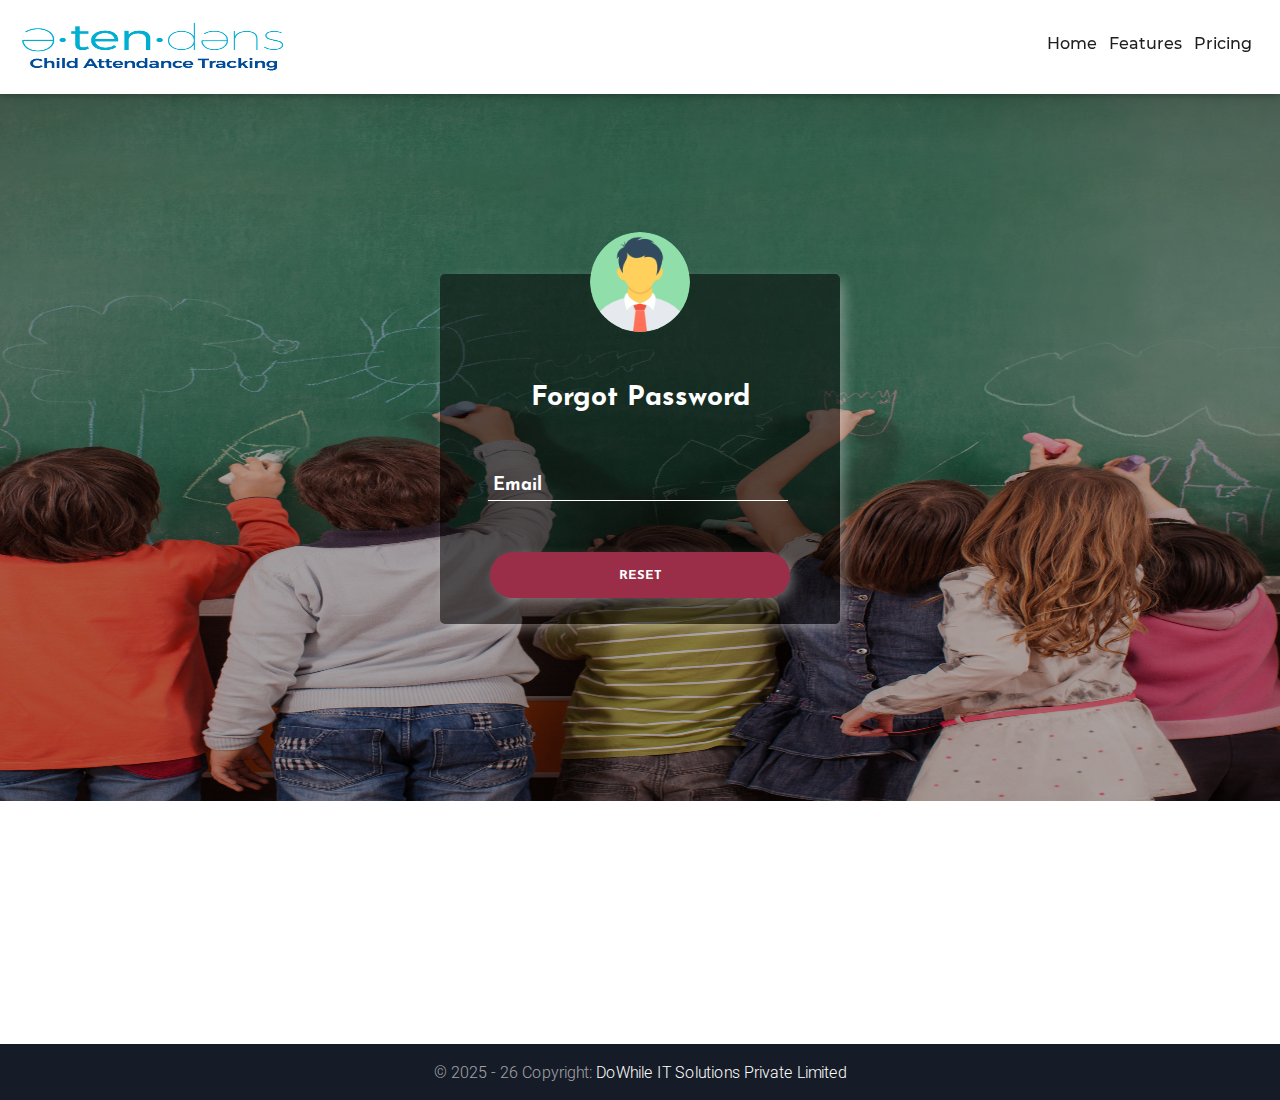
<file: ftpwd.html>
<!DOCTYPE html>

<html lang="en" class="full-height">

<head>
    <meta charset="utf-8">
    <meta name="viewport" content="width=device-width, initial-scale=1, shrink-to-fit=no">
    <meta http-equiv="x-ua-compatible" content="ie=edge">
    <title>Atendans</title>
    <meta name="keywords" content="Child Attendance Tracking, Tracking, Attendance, Child, Monitorring" />
	<meta name="description" content="Child Attendance Tracking software from atendans allows quick and easy access to child attendance and time sheet information. Parents can easily check-in and checkout with either security code or scanning a badge bar code. Parents will get an alert for each check-in or out. It’s a generic software and suitable for any organization such as Daycare, Educational Institutions, Schools and Sports Institutions." />
	<meta name="Author" content="[http://www.atendans.com]" />
    <meta name="copyright" content="Copyright Atendans.">
    <meta name="language" content="EN">
    <meta name="robots" content="index, follow">
    <meta name="revisit-after" content="30 days">
    <meta name="document-classification" content="Internet">
    <meta name="document-type" content="Public">
    <meta name="document-rating" content="Safe for Kids">
    <meta name="document-distribution" content="Global">
    <meta property="og:image" content="http://atendans.com/icons/favicon-32x32.png">
    <link rel="icon" href="icons/favicon-96x96.png" >
    <link href="icons/favicon-96x96.png" rel="shortcut icon"/>
    

    
    
    <!-- for IE & EDGE -->
    <!-- <link rel="icon" type="image/x-icon" href="icons/favicon.ico" >
    <link rel="shortcut icon" type="image/x-icon" href="icons/favicon.ico"> -->
    <link rel="icon" type="image/png" sizes="32x32" href="icons/favicon-32x32.png">
    <link rel="icon" type="image/png" sizes="96x96" href="icons/favicon-96x96.png">
    <link rel="icon" type="image/png" sizes="16x16" href="icons/favicon-16x16.png">
    <link rel="apple-touch-icon" sizes="57x57" href="icons/apple-icon-57x57.png">
    <link rel="apple-touch-icon" sizes="60x60" href="icons/apple-icon-60x60.png">
    <link rel="apple-touch-icon" sizes="72x72" href="icons/apple-icon-72x72.png">
    <link rel="apple-touch-icon" sizes="76x76" href="icons/apple-icon-76x76.png">
    <link rel="apple-touch-icon" sizes="114x114" href="icons/apple-icon-114x114.png">
    <link rel="apple-touch-icon" sizes="120x120" href="icons/apple-icon-120x120.png">
    <link rel="apple-touch-icon" sizes="144x144" href="icons/apple-icon-144x144.png">
    <link rel="apple-touch-icon" sizes="152x152" href="icons/apple-icon-152x152.png">
    <link rel="apple-touch-icon" sizes="180x180" href="icons/apple-icon-180x180.png">
    <link rel="icon" type="image/png" sizes="192x192"  href="icons/android-icon-192x192.png">
    <meta name="msapplication-TileColor" content="#ffffff">
    <meta name="msapplication-TileImage" content="icons/ms-icon-144x144.png">
    <meta name="theme-color" content="#ffffff">
    <link rel="manifest" href="icons/manifest.json">
    

    
    <!-- Font Awesome -->
    <link rel="stylesheet" href="fontawesome/css/all.min.css">
    <!-- Bootstrap core CSS -->
    <link href="css/bootstrap.min.css" rel="stylesheet">
    <!-- Material Design Bootstrap -->
    <link href="css/mdb.min.css" rel="stylesheet">
    <link rel="stylesheet" href="css/ftpwd.css">
    
  </head>
  <body onload="loadImage()" onclick="closeDropDown()">
        <header>
                    <!-- Navbar -->
  <!-- <nav class="navbar fixed-top navbar-expand-lg navbar-dark scrolling-navbar">
        <div class="container-fluid">
    
          
          <a class="navbar-brand" href="index.html">
            <img src="img/etendens-logo-white.png" height="60" width="280" alt="base image">
          </a>
    
          
    
         
    
        </div>
      </nav> -->
      <nav class="navbar fixed-top navbar-expand-lg scrolling-navbar">
        <a class="navbar-brand" href="index.html#"> <img src="img/etendens-logo-color.png" height="60" width="280" alt="base image"></a> 
        <button id="button1" class="navbar-toggler" type="button" data-toggle="collapse" data-target="#navbarSupportedContent" aria-controls="navbarSupportedContent" aria-expanded="false" aria-label="Toggle navigation">
            <!-- <span class="navbar-toggler-icon"></span> -->
            <i class="fas fa-align-justify"></i>
        </button>
        <div class="collapse navbar-collapse" id="navbarSupportedContent">
            <ul class="navbar-nav ml-auto">
                <li class="nav-item active">
                    <a id="home" class="custom-font custom-font-color" href="index.html#">Home &nbsp;&nbsp;<span class="sr-only">(current)</span></a>
                </li>
                <li class="nav-item">
                    <a id="features" class="custom-font custom-font-color" href="index.html#Features">Features &nbsp;&nbsp;</a>
                </li>
                <li class="nav-item">
                    <a id="pricing" class="custom-font custom-font-color" href="index.html#Pricing" selected>Pricing &nbsp;&nbsp;</a>
                </li>
                <!-- <li class="nav-item">
                    <a id="customers" class="custom-font custom-font-color" href="index.html#Customers">Customers &nbsp;&nbsp;</a>
                </li>
                <li class="nav-item">
                    <a id="blogs" class="custom-font custom-font-color" href="index.html#Blogs">Blogs &nbsp;&nbsp;</a>
                </li> -->
                <!-- <li class="nav-item">
                    <a id="contact" class=" custom-font custom-font-color" href="index.html#Contact">Contact &nbsp;&nbsp;</a>
                </li> -->
            </ul>
        </div>
      </nav>
                    <div id="carouselExampleSlidesOnly" class="carousel slide" data-ride="carousel">
                            
                            <div class="carousel-inner">
                              <div class="carousel-item active">
                                    <div class="view">
                                            <img id="loginImg" class="d-block w-100 full-screen">
                                            <!-- Mask & flexbox options-->
                                            <!-- <div class="mask rgba-black-light d-flex"> -->
                                            <div class="pt-5 mt-5 full-bg-img flex-center mask rgba-black-light white-text">
                                                    
                                                    <div class="loginBox pt-2 mar-top white-shadow">
                                                            <img src="img/user.png" class="user">
                                                            <h3 class="white-text custom-font3 text-center mb-5">Forgot Password</h2>
                                                            <form>
                                                                        
                                                                        <div class="group">      
                                                                          <input class="custom-font3" type="text" required>
                                                                          <span class="highlight"></span>
                                                                          <span class="bar"></span>
                                                                          <label class="custom-font3">Email</label>
                                                                        </div>
                                                                        <div class="text-center mb-1">
                                                                            <button type="button" class="btn waves-effect custom-font3 white-shadow" style="background-color:#9A2E49;border-radius: 50px; width:300px;">Reset</button>
                                                                            
                                                                            
                                                                        </div>
                                                                        
                                                                        
                                                                        
                                                                        
                                                            </form>
                                                            
                                                    </div>
                                              
                                                                                                        
                                                                                                                       
                                                                                                            
                                                                                                                        
                                                     
                                                     
                                        
                                            </div>
                                                <!-- Mask & flexbox options-->
                                    </div>
                                    
         
                                 
                                 
                              </div>
                              
                            </div>
                            
                    </div>
                    

        </header>
       
        
       
        <footer class="page-footer unique-color-dark pt-0 footerPos">
                
         
        

 
          <!--Copyright-->
          <div class="footer-copyright py-3 text-center">
              © <span id="copyRight">2017 - 18</span> Copyright:
              <a href="#">DoWhile IT Solutions Private Limited</a>
          </div>
          <!--/.Copyright-->
 
      </footer>
        <!-- JQuery -->
        <script type="text/javascript" src="js/jquery-3.3.1.min.js"></script>
        <!-- Bootstrap tooltips -->
        <script type="text/javascript" src="js/popper.min.js"></script>
        <!-- Bootstrap core JavaScript -->
        <script type="text/javascript" src="js/bootstrap.min.js"></script>
        <!-- MDB core JavaScript -->
        <script type="text/javascript" src="js/mdb.min.js"></script>
        
        <script>
                wow = new WOW().init();
                //iplookup for getting country info
                
                
                
        </script>
        <script src="js/ftpwd.js"></script>
</body>
</html>
</file>
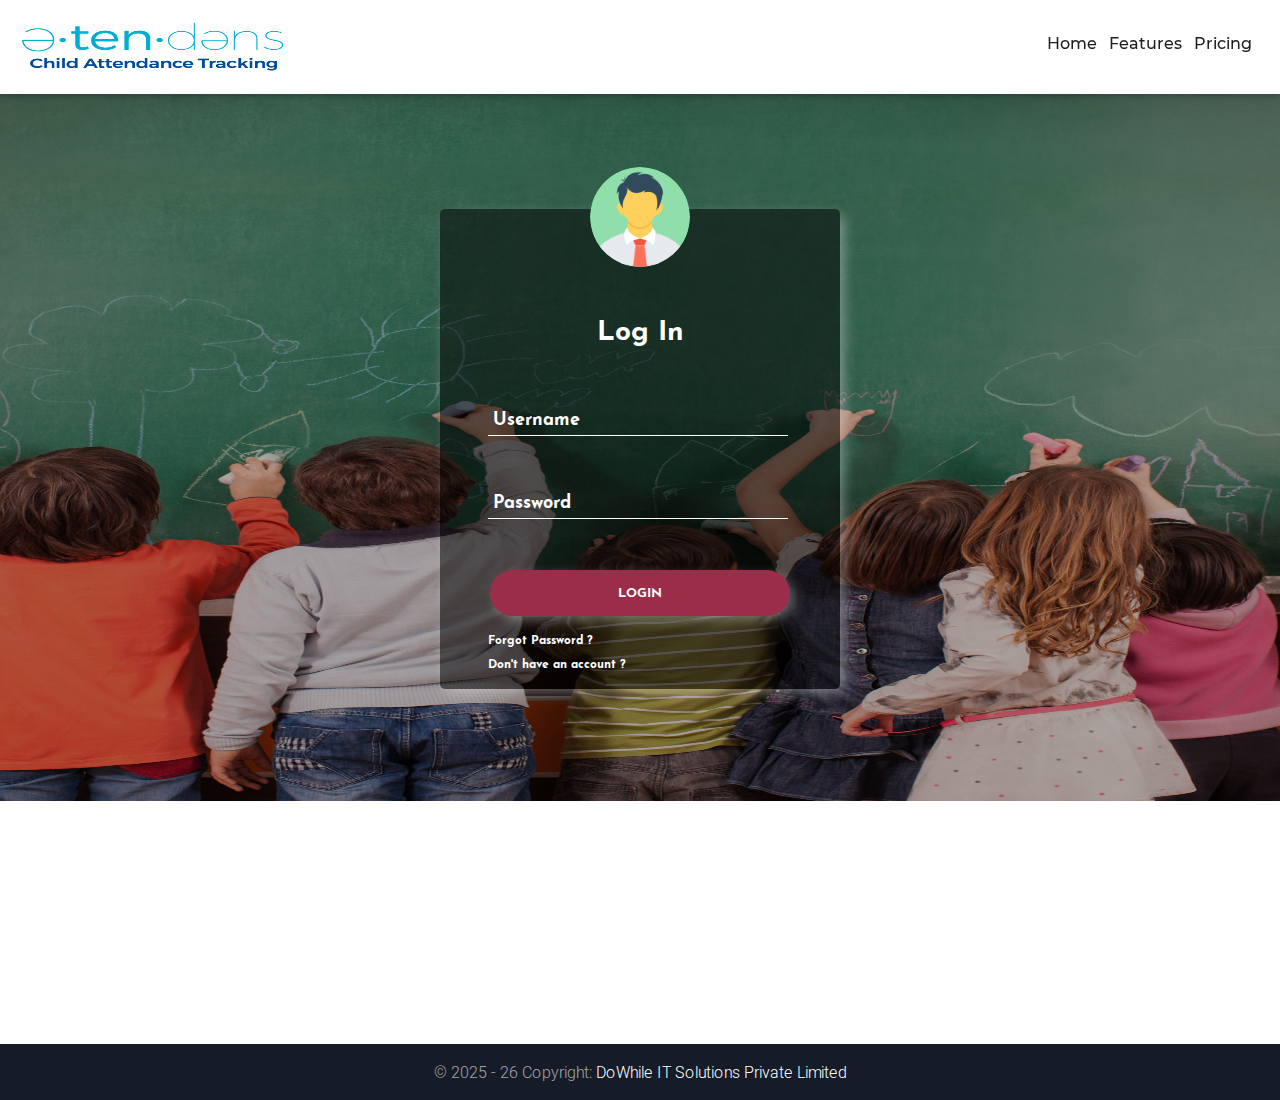
<file: login.html>
<!DOCTYPE html>

<html lang="en" class="full-height">

<head>
    <meta charset="utf-8">
    <meta name="viewport" content="width=device-width, initial-scale=1, shrink-to-fit=no">
    <meta http-equiv="x-ua-compatible" content="ie=edge">
    <title>Atendans</title>
    <meta name="keywords" content="Child Attendance Tracking, Tracking, Attendance, Child, Monitorring" />
	<meta name="description" content="Child Attendance Tracking software from atendans allows quick and easy access to child attendance and time sheet information. Parents can easily check-in and checkout with either security code or scanning a badge bar code. Parents will get an alert for each check-in or out. It’s a generic software and suitable for any organization such as Daycare, Educational Institutions, Schools and Sports Institutions." />
	<meta name="Author" content="[http://www.atendans.com]" />
    <meta name="copyright" content="Copyright Atendans.">
    <meta name="language" content="EN">
    <meta name="robots" content="index, follow">
    <meta name="revisit-after" content="30 days">
    <meta name="document-classification" content="Internet">
    <meta name="document-type" content="Public">
    <meta name="document-rating" content="Safe for Kids">
    <meta name="document-distribution" content="Global">
    <meta property="og:image" content="http://atendans.com/icons/favicon-32x32.png">
    <link rel="icon" href="icons/favicon-96x96.png" >
    <link href="icons/favicon-96x96.png" rel="shortcut icon"/>
    

    
    
    <!-- for IE & EDGE -->
    <!-- <link rel="icon" type="image/x-icon" href="icons/favicon.ico" >
    <link rel="shortcut icon" type="image/x-icon" href="icons/favicon.ico"> -->
    <link rel="icon" type="image/png" sizes="32x32" href="icons/favicon-32x32.png">
    <link rel="icon" type="image/png" sizes="96x96" href="icons/favicon-96x96.png">
    <link rel="icon" type="image/png" sizes="16x16" href="icons/favicon-16x16.png">
    <link rel="apple-touch-icon" sizes="57x57" href="icons/apple-icon-57x57.png">
    <link rel="apple-touch-icon" sizes="60x60" href="icons/apple-icon-60x60.png">
    <link rel="apple-touch-icon" sizes="72x72" href="icons/apple-icon-72x72.png">
    <link rel="apple-touch-icon" sizes="76x76" href="icons/apple-icon-76x76.png">
    <link rel="apple-touch-icon" sizes="114x114" href="icons/apple-icon-114x114.png">
    <link rel="apple-touch-icon" sizes="120x120" href="icons/apple-icon-120x120.png">
    <link rel="apple-touch-icon" sizes="144x144" href="icons/apple-icon-144x144.png">
    <link rel="apple-touch-icon" sizes="152x152" href="icons/apple-icon-152x152.png">
    <link rel="apple-touch-icon" sizes="180x180" href="icons/apple-icon-180x180.png">
    <link rel="icon" type="image/png" sizes="192x192"  href="icons/android-icon-192x192.png">
    <meta name="msapplication-TileColor" content="#ffffff">
    <meta name="msapplication-TileImage" content="icons/ms-icon-144x144.png">
    <meta name="theme-color" content="#ffffff">
    <link rel="manifest" href="icons/manifest.json">
    

    
    <!-- Font Awesome -->
    <link rel="stylesheet" href="fontawesome/css/all.min.css">
    <!-- Bootstrap core CSS -->
    <link href="css/bootstrap.min.css" rel="stylesheet">
    <!-- Material Design Bootstrap -->
    <link href="css/mdb.min.css" rel="stylesheet">
    <link rel="stylesheet" href="css/login.css">
    
  </head>
  <body onload="loadImage()" onclick="closeDropDown()">
        <header>
                    <!-- Navbar -->
  <!-- <nav class="navbar fixed-top navbar-expand-lg navbar-dark scrolling-navbar">
        <div class="container-fluid">
    
          
          <a class="navbar-brand" href="index.html">
            <img src="img/etendens-logo-white.png" height="60" width="280" alt="base image">
          </a>
    
          
    
         
    
        </div>
      </nav> -->
      <nav class="navbar fixed-top navbar-expand-lg scrolling-navbar">
        <a class="navbar-brand" href="index.html#"> <img src="img/etendens-logo-color.png" height="60" width="280" alt="base image"></a> 
        <button id="button1" class="navbar-toggler" type="button" data-toggle="collapse" data-target="#navbarSupportedContent" aria-controls="navbarSupportedContent" aria-expanded="false" aria-label="Toggle navigation">
            <!-- <span class="navbar-toggler-icon"></span> -->
            <i class="fas fa-align-justify"></i>
        </button>
        <div class="collapse navbar-collapse" id="navbarSupportedContent">
            <ul class="navbar-nav ml-auto">
                <li class="nav-item active">
                    <a id="home" class="custom-font custom-font-color" href="index.html#">Home &nbsp;&nbsp;<span class="sr-only">(current)</span></a>
                </li>
                <li class="nav-item">
                    <a id="features" class="custom-font custom-font-color" href="index.html#Features">Features &nbsp;&nbsp;</a>
                </li>
                <li class="nav-item">
                    <a id="pricing" class="custom-font custom-font-color" href="index.html#Pricing" selected>Pricing &nbsp;&nbsp;</a>
                </li>
                <!-- <li class="nav-item">
                    <a id="customers" class="custom-font custom-font-color" href="index.html#Customers">Customers &nbsp;&nbsp;</a>
                </li>
                <li class="nav-item">
                    <a id="blogs" class="custom-font custom-font-color" href="index.html#Blogs">Blogs &nbsp;&nbsp;</a>
                </li> -->
                <!-- <li class="nav-item">
                    <a id="contact" class=" custom-font custom-font-color" href="index.html#Contact">Contact &nbsp;&nbsp;</a>
                </li> -->
            </ul>
        </div>
      </nav>
                    <div id="carouselExampleSlidesOnly" class="carousel slide" data-ride="carousel">
                            
                            <div class="carousel-inner">
                              <div class="carousel-item active">
                                    <div class="view">
                                            <img id="loginImg" class="d-block w-100 full-screen">
                                            <!-- Mask & flexbox options-->
                                            <!-- <div class="mask rgba-black-light d-flex"> -->
                                            <div class="pt-5 mt-5 full-bg-img flex-center mask rgba-black-light white-text">
                                                    
                                                    <div class="loginBox pt-2 mar-top white-shadow">
                                                            <img src="img/user.png" class="user">
                                                            <h3 class="white-text custom-font3 text-center mb-5">Log In</h2>
                                                            <form>
                                                                        <div class="group">      
                                                                          <input class="custom-font3" type="text" required>
                                                                          <span class="highlight"></span>
                                                                          <span class="bar"></span>
                                                                          <label class="custom-font3">Username</label>
                                                                        </div>
                                                                        <div class="group">      
                                                                          <input class="custom-font3" type="text" required>
                                                                          <span class="highlight"></span>
                                                                          <span class="bar"></span>
                                                                          <label class="custom-font3">Password</label>
                                                                        </div>
                                                                        <div class="text-center mb-1">
                                                                            <button type="button" class="btn waves-effect custom-font3 white-shadow" style="background-color:#9A2E49;border-radius: 50px; width:300px;">Login</button>
                                                                            
                                                                            
                                                                        </div>
                                                                        <div class="pl-5">
                                                                                <a href="ftpwd.html" class="custom-font3" style="color:white;font-size: 12px">Forgot Password ?</a><br>
                                                                                <a href="signup.html" class="custom-font3" style="color:white;font-size: 12px">Don't have an account ?</a>
                                                                        </div>
                                                                        
                                                                        
                                                                        
                                                            </form>
                                                            
                                                    </div>
                                              
                                                                                                        
                                                                                                                       
                                                                                                            
                                                                                                                        
                                                     
                                                     
                                        
                                            </div>
                                                <!-- Mask & flexbox options-->
                                    </div>
                                    
         
                                 
                                 
                              </div>
                              
                            </div>
                            
                    </div>
                    

        </header>
       
        <footer class="page-footer unique-color-dark pt-0 footerPos">
                
         
        

 
          <!--Copyright-->
          <div class="footer-copyright py-3 text-center">
              © <span id="copyRight">2017 - 18</span> Copyright:
              <a href="#">DoWhile IT Solutions Private Limited</a>
          </div>
          <!--/.Copyright-->
 
      </footer>
        <!-- JQuery -->
        <script type="text/javascript" src="js/jquery-3.3.1.min.js"></script>
        <!-- Bootstrap tooltips -->
        <script type="text/javascript" src="js/popper.min.js"></script>
        <!-- Bootstrap core JavaScript -->
        <script type="text/javascript" src="js/bootstrap.min.js"></script>
        <!-- MDB core JavaScript -->
        <script type="text/javascript" src="js/mdb.min.js"></script>
        
        <script>
                wow = new WOW().init();
                //iplookup for getting country info
                
                
                
        </script>
        <script src="js/login.js"></script>
</body>
</html>
</file>
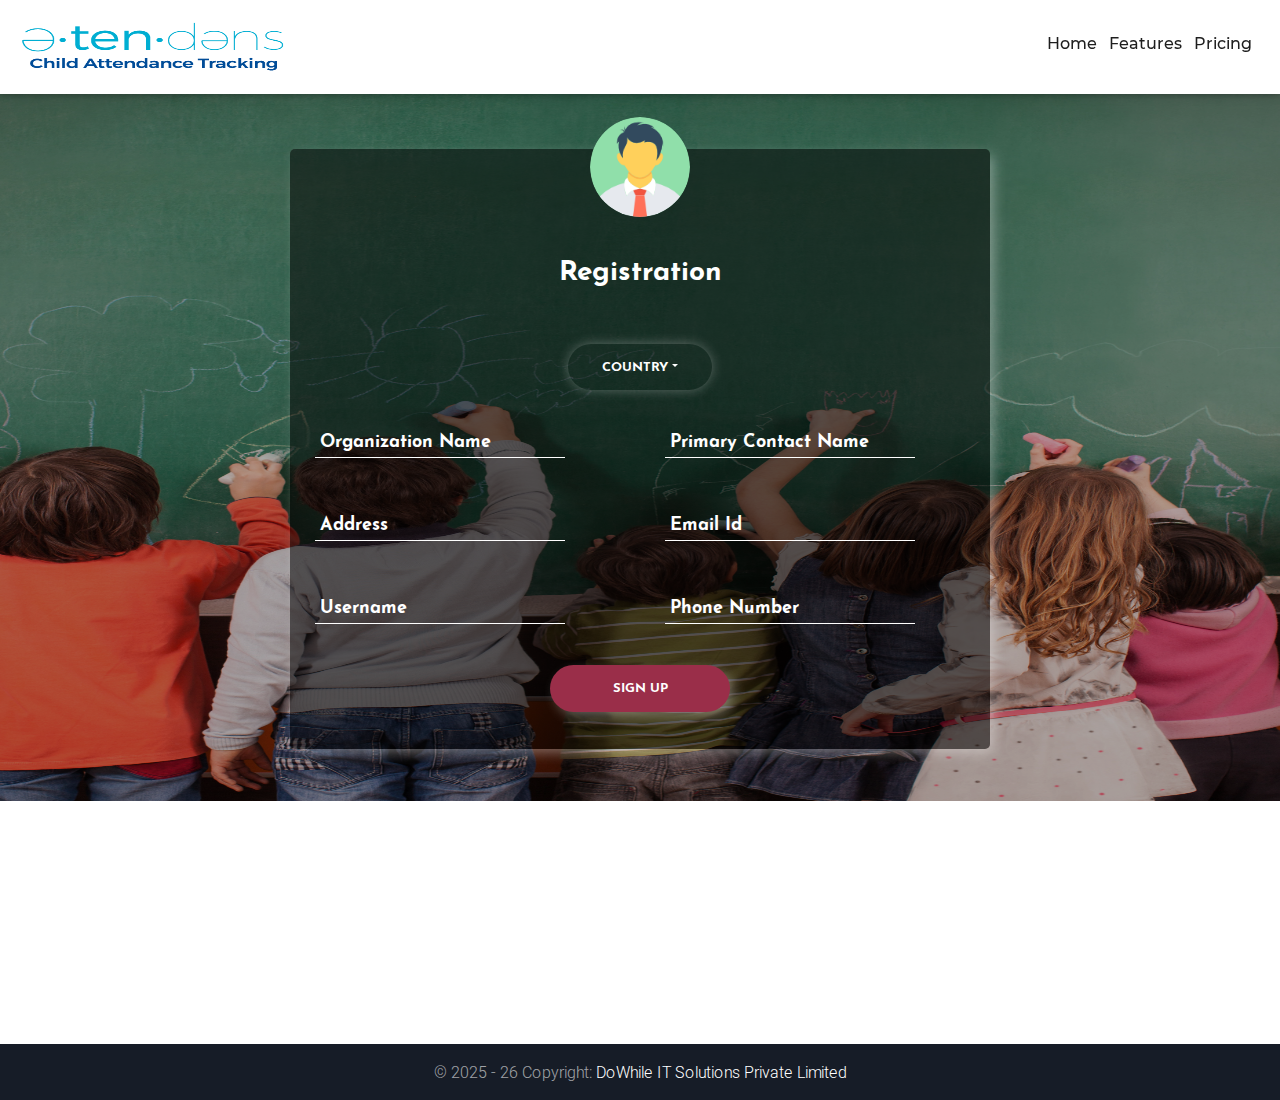
<file: signup.html>
<!DOCTYPE html>

<html lang="en" class="full-height">

<head>
    <meta charset="utf-8">
    <meta name="viewport" content="width=device-width, initial-scale=1, shrink-to-fit=no">
    <meta http-equiv="x-ua-compatible" content="ie=edge">
    <title>Atendans</title>
    <meta name="keywords" content="Child Attendance Tracking, Tracking, Attendance, Child, Monitorring" />
	<meta name="description" content="Child Attendance Tracking software from atendans allows quick and easy access to child attendance and time sheet information. Parents can easily check-in and checkout with either security code or scanning a badge bar code. Parents will get an alert for each check-in or out. It’s a generic software and suitable for any organization such as Daycare, Educational Institutions, Schools and Sports Institutions." />
	<meta name="Author" content="[http://www.atendans.com]" />
    <meta name="copyright" content="Copyright Atendans.">
    <meta name="language" content="EN">
    <meta name="robots" content="index, follow">
    <meta name="revisit-after" content="30 days">
    <meta name="document-classification" content="Internet">
    <meta name="document-type" content="Public">
    <meta name="document-rating" content="Safe for Kids">
    <meta name="document-distribution" content="Global">
    <meta property="og:image" content="http://atendans.com/icons/favicon-32x32.png">
    <link rel="icon" href="icons/favicon-96x96.png" >
    <link href="icons/favicon-96x96.png" rel="shortcut icon"/>
    

    
    
    <!-- for IE & EDGE -->
    <!-- <link rel="icon" type="image/x-icon" href="icons/favicon.ico" >
    <link rel="shortcut icon" type="image/x-icon" href="icons/favicon.ico"> -->
    <link rel="icon" type="image/png" sizes="32x32" href="icons/favicon-32x32.png">
    <link rel="icon" type="image/png" sizes="96x96" href="icons/favicon-96x96.png">
    <link rel="icon" type="image/png" sizes="16x16" href="icons/favicon-16x16.png">
    <link rel="apple-touch-icon" sizes="57x57" href="icons/apple-icon-57x57.png">
    <link rel="apple-touch-icon" sizes="60x60" href="icons/apple-icon-60x60.png">
    <link rel="apple-touch-icon" sizes="72x72" href="icons/apple-icon-72x72.png">
    <link rel="apple-touch-icon" sizes="76x76" href="icons/apple-icon-76x76.png">
    <link rel="apple-touch-icon" sizes="114x114" href="icons/apple-icon-114x114.png">
    <link rel="apple-touch-icon" sizes="120x120" href="icons/apple-icon-120x120.png">
    <link rel="apple-touch-icon" sizes="144x144" href="icons/apple-icon-144x144.png">
    <link rel="apple-touch-icon" sizes="152x152" href="icons/apple-icon-152x152.png">
    <link rel="apple-touch-icon" sizes="180x180" href="icons/apple-icon-180x180.png">
    <link rel="icon" type="image/png" sizes="192x192"  href="icons/android-icon-192x192.png">
    <meta name="msapplication-TileColor" content="#ffffff">
    <meta name="msapplication-TileImage" content="icons/ms-icon-144x144.png">
    <meta name="theme-color" content="#ffffff">
    <link rel="manifest" href="icons/manifest.json">
    

    
    <!-- Font Awesome -->
    <link rel="stylesheet" href="fontawesome/css/all.min.css">
    <!-- Bootstrap core CSS -->
    <link href="css/bootstrap.min.css" rel="stylesheet">
    <!-- Material Design Bootstrap -->
    <link href="css/mdb.min.css" rel="stylesheet">
    <link rel="stylesheet" href="css/signup.css">
    
  </head>
  <body onload="loadImage()" onclick="closeDropDown()">
        <header>
                    <!-- Navbar -->
  <!-- <nav class="navbar fixed-top navbar-expand-lg navbar-dark scrolling-navbar">
        <div class="container-fluid">
    
          
          <a class="navbar-brand" href="index.html">
            <img src="img/etendens-logo-white.png" height="60" width="280" alt="base image">
          </a>
    
          
    
         
    
        </div>
      </nav> -->
      <nav class="navbar fixed-top navbar-expand-lg scrolling-navbar">
        <a class="navbar-brand" href="index.html#"> <img src="img/etendens-logo-color.png" height="60" width="280" alt="base image"></a> 
        <button id="button1" class="navbar-toggler" type="button" data-toggle="collapse" data-target="#navbarSupportedContent" aria-controls="navbarSupportedContent" aria-expanded="false" aria-label="Toggle navigation">
            <!-- <span class="navbar-toggler-icon"></span> -->
            <i class="fas fa-align-justify"></i>
        </button>
        <div class="collapse navbar-collapse" id="navbarSupportedContent">
            <ul class="navbar-nav ml-auto">
                <li class="nav-item active">
                    <a id="home" class="custom-font custom-font-color" href="index.html#">Home &nbsp;&nbsp;<span class="sr-only">(current)</span></a>
                </li>
                <li class="nav-item">
                    <a id="features" class="custom-font custom-font-color" href="index.html#Features">Features &nbsp;&nbsp;</a>
                </li>
                <li class="nav-item">
                    <a id="pricing" class="custom-font custom-font-color" href="index.html#Pricing" selected>Pricing &nbsp;&nbsp;</a>
                </li>
                <!-- <li class="nav-item">
                    <a id="customers" class="custom-font custom-font-color" href="index.html#Customers">Customers &nbsp;&nbsp;</a>
                </li>
                <li class="nav-item">
                    <a id="blogs" class="custom-font custom-font-color" href="index.html#Blogs">Blogs &nbsp;&nbsp;</a>
                </li> -->
                <!-- <li class="nav-item">
                    <a id="contact" class=" custom-font custom-font-color" href="index.html#Contact">Contact &nbsp;&nbsp;</a>
                </li> -->
            </ul>
        </div>
      </nav>
                    <div id="carouselExampleSlidesOnly" class="carousel slide" data-ride="carousel">
                            
                            <div class="carousel-inner">
                              <div class="carousel-item active">
                                    <div class="view">
                                            <img id="loginImg" class="d-block w-100 full-screen back-ground-increase">
                                            <!-- Mask & flexbox options-->
                                            <!-- <div class="mask rgba-black-light d-flex"> -->
                                            <div class="pt-5 mt-5 full-bg-img flex-center mask rgba-black-light white-text">
                                                    
                                                    <div class="loginBox pt-2 mar-top white-shadow loginBox-inc">
                                                            <img src="img/user.png" class="user">
                                                            <h3 class="white-text custom-font3 text-center mb-5">Registration</h3>
                                                            <form>
                                                                    
                                                                        <div class="container">
                                                                            <div class="row">
                                                                                <div class="col-sm-12">
                                                                                        <div class="dropdown d-flex justify-content-center">

                                                                                                <!--Trigger-->
                                                                                                <button id="countryBtn" class="btn dropdown-toggle custom-font3 login-btn country-btn" type="button" id="dropdownMenu1" data-toggle="dropdown"
                                                                                                  aria-haspopup="true" aria-expanded="false">Country</button>
                                                                                            
                                                                                            
                                                                                                <!--Menu-->
                                                                                                <div class="dropdown-menu dropdown-primary">
                                                                                                  <a  id="usBtn" class="dropdown-item custom-font3" onclick="loadUsPrice()">United States</a>
                                                                                                  <a  id="indiaBtn" class="dropdown-item custom-font3" onclick="loadIndiaPrice()">India</a>
                                                                                                </div>
                                                                                        </div>
                                                                               </div>     
                                                                            </div>
                                                                            <br>    
                                                                            <div class=row>
                                                                                <div class="col-sm-6">
                                                                                        <div class="group input-align-center">      
                                                                                                <input class="custom-font3" type="text" required>
                                                                                                <span class="highlight"></span>
                                                                                                <span class="bar"></span>
                                                                                                <label class="custom-font3">Organization Name</label>
                                                                                        </div>
                                                                                </div>
                                                                                <div class="col-sm-6">
                                                                                        <div class="group input-align-center">      
                                                                                                <input class="custom-font3" type="text" required>
                                                                                                <span class="highlight"></span>
                                                                                                <span class="bar"></span>
                                                                                                <label class="custom-font3">Primary Contact Name</label>
                                                                                        </div>
                                                                                </div>    
                                                                             </div>
                                                                             <div class=row>
                                                                                    <div class="col-sm-6">
                                                                                            <div class="group input-align-center">      
                                                                                                    <input class="custom-font3" type="text" required>
                                                                                                    <span class="highlight"></span>
                                                                                                    <span class="bar"></span>
                                                                                                    <label class="custom-font3">Address</label>
                                                                                            </div>
                                                                                    </div>
                                                                                    <div class="col-sm-6">
                                                                                            <div class="group input-align-center">      
                                                                                                    <input class="custom-font3" type="text" required>
                                                                                                    <span class="highlight"></span>
                                                                                                    <span class="bar"></span>
                                                                                                    <label class="custom-font3">Email Id</label>
                                                                                            </div>
                                                                                    </div>     
                                                                             </div>
                                                                             <div class=row>
                                                                                    <div class="col-sm-6">
                                                                                            <div class="group input-align-center">      
                                                                                                    <input class="custom-font3" type="text" required>
                                                                                                    <span class="highlight"></span>
                                                                                                    <span class="bar"></span>
                                                                                                    <label class="custom-font3">Username</label>
                                                                                            </div>
                                                                                    </div>
                                                                                    <div class="col-sm-6">
                                                                                            <div class="group input-align-center">      
                                                                                                    <input class="custom-font3" type="text" required>
                                                                                                    <span class="highlight"></span>
                                                                                                    <span class="bar"></span>
                                                                                                    <label class="custom-font3">Phone Number</label>
                                                                                            </div>
                                                                                    </div>      
                                                                             </div>     
                                                                        </div>    
                                                                        
                                                                       
                                                                        <div class="text-center mb-1">
                                                                            <button type="button" class="btn waves-effect custom-font3 white-shadow" style="background-color:#9A2E49;border-radius: 50px; width:180px;top:-10px">Sign Up</button>
                                                                            
                                                                            
                                                                        </div>
                                                                        
                                                                        
                                                                        
                                                                        
                                                            </form>
                                                            
                                                    </div>
                                              
                                                                                                        
                                                                                                                       
                                                                                                            
                                                                                                                        
                                                     
                                                     
                                        
                                            </div>
                                                <!-- Mask & flexbox options-->
                                    </div>
                                    
         
                                 
                                 
                              </div>
                              
                            </div>
                            
                    </div>
                    

        </header>
      
        <footer class="page-footer unique-color-dark pt-0 footerPos">
                
         
        

 
          <!--Copyright-->
          <div class="footer-copyright py-3 text-center">
              © <span id="copyRight">2017 - 18</span> Copyright:
              <a href="#">DoWhile IT Solutions Private Limited</a>
          </div>
          <!--/.Copyright-->
 
      </footer>
        <!-- JQuery -->
        <script type="text/javascript" src="js/jquery-3.3.1.min.js"></script>
        <!-- Bootstrap tooltips -->
        <script type="text/javascript" src="js/popper.min.js"></script>
        <!-- Bootstrap core JavaScript -->
        <script type="text/javascript" src="js/bootstrap.min.js"></script>
        <!-- MDB core JavaScript -->
        <script type="text/javascript" src="js/mdb.min.js"></script>
        
        <script>
                wow = new WOW().init();
                //iplookup for getting country info
                
                
                
        </script>
        <script src="js/signup.js"></script>
</body>
</html>
</file>
<file: css/index.css>
@font-face {
    font-family: "Montserrat";
    src: url("../font/Montserrat/Montserrat-Medium.ttf");
  }

  .custom-font {
    font-family: "Montserrat";
    
  }

  
  @font-face {
    font-family: "Josefin_Sans";
    src: url("../font/Josefin_Sans/JosefinSans-Bold.ttf");
  }

  .custom-font3{
    font-family: "Josefin_Sans";
    
}  

  .custom-font-color{
    color:  #1e1e1e; 
  }

  .navbar-toggler-icon{
    color: #1e1e1e; 
  }
 
  @font-face {
    font-family: "Montserrat-SemiBold";
    src: url("../font/Montserrat/Montserrat-SemiBold.ttf");
  }

  .custom-font2
  {
    font-family: "Montserrat-SemiBold";
    
  }

  
.full-screen {
    position:relative;
    background-size: cover;
    background-position: center;
    background-repeat: no-repeat;
    height:680px;
    width:100%;
}


 html{
     scroll-behavior: smooth;
 }
  

.login-btn{
    border-radius: 30px;
    
}


.navbar {
    /* background-color: #263238; */
    background-color: white;
}

.top-nav-collapse {
    background-color: white;
}


.shadow-card{
    box-shadow: 5px 5px 14px -2px rgba(0,0,0,0.99);
  }

.responsive {
    width: 100%;
    
    box-shadow: 5px 5px 14px -2px rgba(0,0,0,0.99);
}

.lock-clr{
    color:#ffc400;
}

.tick-mark{
    color:#33eb91;
}

.tick-mark-white{
    color:white;
}

.group-ppl{
    color:#ff3d00;
}

.smile{
    color:#f50057;
}



.shadow-card-white{
    box-shadow: 5px 5px 14px -2px  rgba(0,0,0,0.99);
  }

.price-card{
    /* Permalink - use to edit and share this gradient: http://colorzilla.com/gradient-editor/#3b679e+0,2b88d9+50,207cca+70,7db9e8+100 */
background: #77A1D3; /* Old browsers */
background: -moz-linear-gradient(-45deg, #77A1D3 0%, #79CBCA 50%, #79CBCA 70%, #E684AE 100%); /* FF3.6-15 */
background: -webkit-linear-gradient(-45deg, #77A1D3 0%,#79CBCA 50%,#79CBCA 70%,#E684AE 100%); /* Chrome10-25,Safari5.1-6 */
background: linear-gradient(135deg, #77A1D3 0%,#79CBCA 50%,#79CBCA 70%,#E684AE 100%); /* W3C, IE10+, FF16+, Chrome26+, Opera12+, Safari7+ */
filter: progid:DXImageTransform.Microsoft.gradient( startColorstr='#77A1D3', endColorstr='#E684AE',GradientType=1 ); /* IE6-9 fallback on horizontal gradient */
}

.line-fill{
   
    border-width: 5px;
    border-color: white;
}

.line-fill-black
{
    border-width: 2px;
    border-color: black;
}

.line-fill-grey{
   
    border-width: 5px;
    border-color: white;
}

.price{
    font-size: 20px;
}

.price-normal{
    font-size: 40px;
}

.feature-desc{
    font-size: 15px;
}

.btn-grad{
    background-image: linear-gradient(to right, #cc2b5e , #753a88);
    border-radius: 40px;
}

.feature-gradient{
    background-image: linear-gradient(to right, #ff6e7f ,#bfe9ff);
    color:white;
}

.load-img{
    background: url("/img/cutomers/1.jpg");
}

.card-dark-bg{
    background-color: #1e1e1e;
}
.arrow{
    position: relative;
    top:-48px;
    border-radius: 50%;
    background-color: #1e1e1e;
    cursor: pointer;

}

#countryBtn{
    background-color: transparent;
}

@media (max-width: 400px) { 
  .img-fluid1{
    min-width: 100%; 
    min-height: 100%;
    background-size: cover;
    background-position: center;
    background-repeat: no-repeat;
    padding-top: 23%;
  }

  .col-spacing{
      margin-top:10px;
  }

  .col-feature-spacing{
    margin-top:20px;
}

.mar-top{
    margin-top:20px;
}
.contactCol{
    top:30px;
}
}

/* .blog-title::after {
    position: absolute;
    content: "";
    width: 56px;
    height: 20px;
    left: 0;
    top: 0;
    background: #ff2a6b;
    -webkit-clip-path: polygon(0 0, 100% 0, 90% 100%, 0% 100%);
    clip-path: polygon(0 0, 100% 0, 90% 100%, 0% 100%);
} */
</file>
<file: css/form.css>
html,
body {
    height: 100%;
}

.send-message{
	border-radius: 30px;
}

.container 
{
    height: 100%;
    width:100%;
    /* background-image: url("images/singapore-river-255116_1920.jpg"); */
	background-size: cover;
	background-repeat:no-repeat;    
}
.container-box
{
	display:inline-block; 
	padding:1px; 
	background: rgba(255, 255, 255, .8);
	border: 1px solid #fff;	
	position: fixed;
  	top: 70%;
  	left: 0;

}

.modal-content
{
	background: rgba(255, 255, 255, .7);	
}


.rotated
{
	-moz-transform:rotate(-90deg);
    -ms-transform:rotate(-90deg);
    -o-transform:rotate(-90deg);
    -webkit-transform:rotate(-90deg);
    transform-origin: top left;  
}
</file>
<file: css/client.css>
@font-face {
    font-family: "Montserrat";
    src: url("../font/Montserrat/Montserrat-Medium.ttf");
  }

  .custom-font {
    font-family: "Montserrat";
    
    
  }

  
  @font-face {
    font-family: "Josefin_Sans";
    src: url("../font/Josefin_Sans/JosefinSans-Bold.ttf");
  }

  .custom-font3{
    font-family: "Josefin_Sans";
    
}  

  .custom-font-color{
    color:  #1e1e1e; 
  }

  .navbar-toggler-icon{
    color: #1e1e1e; 
  }
 
  @font-face {
    font-family: "Montserrat-SemiBold";
    src: url("../font/Montserrat/Montserrat-SemiBold.ttf");
  }

  .custom-font2
  {
    font-family: "Montserrat-SemiBold";
    
  }

  html{
    scroll-behavior: smooth;
}
  
.full-screen {
    position:relative;
    background-size: cover;
    background-position: center;
    background-repeat: no-repeat;
    height:680px;
    width:100%;
}

.navbar {
    /* background-color: #263238; */
    background-color: white;
}

.top-nav-collapse {
    background-color: white;
}


.shadow-card{
    box-shadow: 5px 5px 14px -2px rgba(0,0,0,0.99);
  }

.responsive {
    width: 100%;
    
    box-shadow: 5px 5px 14px -2px rgba(0,0,0,0.99);
}

.lock-clr{
    color:#ffc400;
}

.tick-mark{
    color:#33eb91;
}

.tick-mark-white{
    color:white;
}

.group-ppl{
    color:#ff3d00;
}

.smile{
    color:#f50057;
}


.shadow-card-white{
    box-shadow: 5px 5px 14px -2px  rgba(0,0,0,0.99);
  }

.price-card{
    /* Permalink - use to edit and share this gradient: http://colorzilla.com/gradient-editor/#3b679e+0,2b88d9+50,207cca+70,7db9e8+100 */
background: #77A1D3; /* Old browsers */
background: -moz-linear-gradient(-45deg, #77A1D3 0%, #79CBCA 50%, #79CBCA 70%, #E684AE 100%); /* FF3.6-15 */
background: -webkit-linear-gradient(-45deg, #77A1D3 0%,#79CBCA 50%,#79CBCA 70%,#E684AE 100%); /* Chrome10-25,Safari5.1-6 */
background: linear-gradient(135deg, #77A1D3 0%,#79CBCA 50%,#79CBCA 70%,#E684AE 100%); /* W3C, IE10+, FF16+, Chrome26+, Opera12+, Safari7+ */
filter: progid:DXImageTransform.Microsoft.gradient( startColorstr='#77A1D3', endColorstr='#E684AE',GradientType=1 ); /* IE6-9 fallback on horizontal gradient */
}

.line-fill{
   
    border-width: 5px;
    border-color: white;
}

.line-fill-black
{
    border-width: 2px;
    border-color: black;
}

.line-fill-grey{
   
    border-width: 5px;
    border-color: white;
}

.price{
    font-size: 20px;
}

.price-normal{
    font-size: 40px;
}

.feature-desc{
    font-size: 15px;
}

.btn-grad{
    background-image: linear-gradient(to right, #cc2b5e , #753a88);
    border-radius: 40px;
}

.feature-gradient{
    background-image: linear-gradient(to right, #ff6e7f ,#bfe9ff);
    color:white;
}

.load-img{
    background: url("/img/cutomers/1.jpg");
}

.card-dark-bg{
    background-color: #1e1e1e;
}
.arrow{
    position: relative;
    top:-48px;
    border-radius: 50%;
    background-color: #1e1e1e;
    cursor: pointer;

}

#countryBtn{
    background-color: transparent;
}

@media (max-width: 400px) { 
  .img-fluid1{
    min-width: 100%; 
    min-height: 100%;
    background-size: cover;
    background-position: center;
    background-repeat: no-repeat;
    padding-top: 23%;
  }

  .col-spacing{
      margin-top:10px;
  }

  .col-feature-spacing{
    margin-top:20px;
}

.mar-top{
    margin-top:20px;
}
.contactCol{
    top:30px;
}
}

.star{
    background-color: #080F17;
    border-radius: 6px 6px 0px 0px;
    padding: 1%;
}
.popup {
    position: relative;
    height: auto;
    display: block;
    cursor: pointer;
    -webkit-user-select: none;
    -moz-user-select: none;
    -ms-user-select: none;
    user-select: none;
    margin-bottom: 20px;
    transition: all .2s ease-in-out;
}

/* The actual popup */
.popup .popuptext {
    /* visibility: hidden; */
    /* width: 100%; */
    background-color: white;
   
    /* text-align: center; */
    border-radius: 0px 0px 2px 6px;
    
    padding: 8px;
    position: relative;
    /* z-index: 1; */
    /* bottom: 125%; */
    /* left: 50%; */
    
}

/* Popup arrow */
.popup .popuptext::after {
    content: "";
    position: absolute;
    top: 100%;
    left: 10%;
    margin-left: -5px;
    border-width: 8px;
    border-style: solid;
    border-color: white transparent transparent transparent;
    transform: skewX(-10deg);
   
    
}

.popup-shadow-card{
    box-shadow: 5px 5px 14px -2px rgba(0,0,0,0.99);
  }

.popup-font{
      font-size: 11px;
     
  }

/* .popup:hover{
    transform: scale(1.2);
    z-index:1;
   
    
} */

/* masonry layout */
.masonry-container{
    width: 90%;
    margin:60px auto;
    
    -moz-column-width: 220px;
    -webkit-column-width:220px;
    column-width: 220px;

    -moz-column-count:3;
    -webkit-column-count:3;
    column-count:3;

    -moz-column-gap: 20px;
    -webkit-column-gap:20px;
    column-gap: 20px;
}

.masonry-container:hover div[id]:not(:hover)
{
    opacity:.6;
}

div[id="popup*"]:hover{
    box-shadow: 0 14px 28px rgba(0,0,0,0.25),0 10px 10px rgba(0,0,0,0.20);
    
}

.review-summary{
    background-color: white;
}

.ratings-font{
        font-size: 12px;
}

.ldBar-label{
    color:grey;
    font-family: Josefin_Sans;
    font-size: 2.1em;
    font-weight: 900
}
</file>
<file: css/loading-bar.css>
.ldBar{position:relative;}.ldBar.label-center > .ldBar-label{position:absolute;top:50%;left:50%;-webkit-transform:translate(-50%,-50%);transform:translate(-50%,-50%);text-shadow:0 0 3px #fff}.ldBar-label:after{content:"%";display:inline}.ldBar.no-percent .ldBar-label:after{content:""}
</file>
<file: css/ftpwd.css>
@font-face {
    font-family: "Montserrat";
    src: url("../font/Montserrat/Montserrat-Medium.ttf");
  }


  @font-face {
    font-family: "Josefin_Sans";
    src: url("../font/Josefin_Sans/JosefinSans-Bold.ttf");
  }

 .custom-font3 {
    font-family: "Josefin_Sans";
 
 }

 .custom-font {
    font-family: "Montserrat";
 
 }

 .custom-font-color{
    color:  #1e1e1e; 
  }

  .navbar-toggler-icon{
    color: #1e1e1e; 
  }

  
.navbar {
    /* background-color: #263238; */
    background-color: white;
}

.top-nav-collapse {
    background-color: white;
}

.button-color{
    background-color:#039BE5;
    color:white;
}

.tab-content{
    background-color: white;
    color:black;
}

.text-box-shape{
    border-radius: 4px;
    outline:none;
    padding-left:5px;
    width:100%;
}

.custom-font2{
    font-family: "Montserrat";
    font-size:14px;
}


.full-screen {
    position:relative;
    background-size: cover;
    background-position: center;
    background-repeat: no-repeat;
    height:801px;
    
}



.pointer{
    cursor: pointer;
}

/* Extra small devices (phones, 600px and down) */
@media only screen and (max-width: 600px) {
  
  .footerPos{
    margin-top:230px;
  }

}

/* Large devices (laptops/desktops, 992px and up) */
@media only screen and (min-width: 992px) {
  
  .footerPos{
    margin-top:230px;
  }
  
}

/* Extra large devices (large laptops and desktops, 1200px and up) */
@media only screen and (min-width: 1200px) {
  .footerPos{
    position:relative;
    margin-top:144px;
  }
}

html{
  scroll-behavior: smooth;
}

.loginBox
{
	position: absolute;
	top: 50%;
	left: 50%;
	transform: translate(-50%,-50%);
	width: 400px;
	height: 350px;
	/* padding: 80px 40px; */
	box-sizing: border-box;
    background: rgba(0,0,0,.5);
    border-radius: 5px;
}
.user
{
	width: 100px;
	height: 100px;
	border-radius: 50%;
	overflow: hidden;
	position: absolute;
	top:-50px;
	left: calc(50% - 50px);
}

/* form starting stylings ------------------------------- */
.group
{ 
  position:relative;
  left:12%; 
  margin-bottom:45px; 
}

input 
{
  font-size:18px;
  padding:10px 10px 0px 5px;
  display:block;
  width:300px;
  border:none;
  border-bottom:1px solid white;
  background-color: transparent;
  color:white;
  
}
input:focus     { outline:none; }

/* LABEL ======================================= */
label  
{
    color:white; 
    font-size:18px;
    font-weight:normal;
    position:absolute;
    pointer-events:none;
    left:5px;
    top:10px;
    transition:0.2s ease all; 
}
  
  /* active state */
  input:focus ~ label, input:valid ~ label     {
    top:-20px;
    font-size:14px;
    color:white;
  }

/* BOTTOM BARS ================================= */
.bar  { position:relative; display:block; width:300px; }
.bar:before, .bar:after   {
  content:'';
  height:2px; 
  width:0;
  bottom:1px; 
  position:absolute;
  background:white; 
  transition:0.2s ease all; 
}
.bar:before {
  left:50%;
}
.bar:after {
  right:50%; 
}

/* active state */
input:focus ~ .bar:before, input:focus ~ .bar:after {
  width:50%;
}

/* HIGHLIGHTER ================================== */
.highlight {
    position:absolute;
    height:60%; 
    width:100px; 
    top:25%; 
    left:0;
    pointer-events:none;
    opacity:0.5;
  }
  
  /* active state */
  input:focus ~ .highlight {
    animation:inputHighlighter 0.3s ease;
  }
  
  /* ANIMATIONS ================ */
  @keyframes inputHighlighter {
    from  { background:white; }
    to    { width:0; background:transparent; }
  }

  @media (max-width: 400px) { 
    .mar-top{
      margin-top: 10%;
    }
}

.white-shadow{
    box-shadow: 5px 5px 14px -2px rgba(255,255,255,0.4);
}
</file>
<file: css/login.css>
@font-face {
    font-family: "Montserrat";
    src: url("../font/Montserrat/Montserrat-Medium.ttf");
  }

  @font-face {
    font-family: "Josefin_Sans";
    src: url("../font/Josefin_Sans/JosefinSans-Bold.ttf");
  }

 .custom-font3 {
    font-family: "Josefin_Sans";
 
 }  

 .custom-font {
    font-family: "Montserrat";
 
 }

 .custom-font-color{
    color:  #1e1e1e; 
  }

  .navbar-toggler-icon{
    color: #1e1e1e; 
  }

  
.navbar {
    /* background-color: #263238; */
    background-color: white;
}

.top-nav-collapse {
    background-color: white;
}

.button-color{
    background-color:#039BE5;
    color:white;
}

.tab-content{
    background-color: white;
    color:black;
}

.text-box-shape{
    border-radius: 4px;
    outline:none;
    padding-left:5px;
    width:100%;
}

.custom-font2{
    font-family: "Montserrat";
    font-size:14px;
}


.full-screen {
    position:relative;
    background-size: cover;
    background-position: center;
    background-repeat: no-repeat;
    height:801px;
    
}

.pointer{
    cursor: pointer;
}

.loginBox
{
	position: absolute;
	top: 50%;
	left: 50%;
	transform: translate(-50%,-50%);
	width: 400px;
	height: 480px;
	/* padding: 80px 40px; */
	box-sizing: border-box;
    background: rgba(0,0,0,.5);
    border-radius: 5px;
}
.user
{
	width: 100px;
	height: 100px;
	border-radius: 50%;
	overflow: hidden;
	position: absolute;
	top:-50px;
	left: calc(50% - 50px);
}

/* form starting stylings ------------------------------- */
.group
{ 
  position:relative;
  left:12%; 
  margin-bottom:45px; 
}

input 
{
  font-size:18px;
  padding:10px 10px 0px 5px;
  display:block;
  width:300px;
  border:none;
  border-bottom:1px solid white;
  background-color: transparent;
  color:white;
  
}
input:focus     { outline:none; }

/* LABEL ======================================= */
label  
{
    color:white; 
    font-size:18px;
    font-weight:normal;
    position:absolute;
    pointer-events:none;
    left:5px;
    top:10px;
    transition:0.2s ease all; 
}
  
  /* active state */
  input:focus ~ label, input:valid ~ label     {
    top:-20px;
    font-size:14px;
    color:white;
  }

/* BOTTOM BARS ================================= */
.bar  { position:relative; display:block; width:300px; }
.bar:before, .bar:after   {
  content:'';
  height:2px; 
  width:0;
  bottom:1px; 
  position:absolute;
  background:white; 
  transition:0.2s ease all; 
}
.bar:before {
  left:50%;
}
.bar:after {
  right:50%; 
}

/* active state */
input:focus ~ .bar:before, input:focus ~ .bar:after {
  width:50%;
}

/* HIGHLIGHTER ================================== */
.highlight {
    position:absolute;
    height:60%; 
    width:100px; 
    top:25%; 
    left:0;
    pointer-events:none;
    opacity:0.5;
  }
  
  /* active state */
  input:focus ~ .highlight {
    animation:inputHighlighter 0.3s ease;
  }
  
  /* ANIMATIONS ================ */
  @keyframes inputHighlighter {
    from  { background:white; }
    to    { width:0; background:transparent; }
  }

  @media (max-width: 400px) { 
    .mar-top{
      margin-top: 10%;
    }
}

.white-shadow{
    box-shadow: 5px 5px 14px -2px rgba(255,255,255,0.4);
}

/* Extra small devices (phones, 600px and down) */
@media only screen and (max-width: 600px) {
  
  .footerPos{
    margin-top:230px;
  }

}

/* Large devices (laptops/desktops, 992px and up) */
@media only screen and (min-width: 992px) {
  
  .footerPos{
    margin-top:230px;
  }
  
}

/* Extra large devices (large laptops and desktops, 1200px and up) */
@media only screen and (min-width: 1200px) {
  .footerPos{
    position:relative;
    margin-top:144px;
  }
}

html{
  scroll-behavior: smooth;
}
</file>
<file: css/signup.css>
@font-face {
    font-family: "Montserrat";
    src: url("../font/Montserrat/Montserrat-Medium.ttf");
  }

  @font-face {
    font-family: "Josefin_Sans";
    src: url("../font/Josefin_Sans/JosefinSans-Bold.ttf");
  }

  .custom-font3{
    font-family: "Josefin_Sans";
    
}   

 .custom-font {
    font-family: "Montserrat";
 
 }

 .custom-font-color{
    color:  #1e1e1e; 
  }

  .navbar-toggler-icon{
    color: #1e1e1e; 
  }

  
.navbar {
    /* background-color: #263238; */
    background-color: white;
}

.top-nav-collapse {
    background-color: white;
}

.button-color{
    background-color:#039BE5;
    color:white;
}

.tab-content{
    background-color: white;
    color:black;
}

.text-box-shape{
    border-radius: 4px;
    outline:none;
    padding-left:5px;
    width:100%;
}

.custom-font2{
    font-family: "Montserrat";
    font-size:14px;
}


.full-screen {
    position:relative;
    background-size: cover;
    background-position: center;
    background-repeat: no-repeat;
    height:801px;
    
    
    
}

.footerPos{
  position:relative;
  top:144px;
}

/* Extra small devices (phones, 600px and down) */
@media only screen and (max-width: 600px) {
  
  .footerPos{
    top:420px;
  }

}

/* Small devices (portrait tablets and large phones, 600px and up) */
@media only screen and (min-width: 600px) {

} 


/* Medium devices (landscape tablets, 768px and up) */
@media only screen and (min-width: 768px) {
  

} 

/* Large devices (laptops/desktops, 992px and up) */
@media only screen and (min-width: 992px) {
.footerPos{
    top:231px;
  }
} 

/* Extra large devices (large laptops and desktops, 1200px and up) */
@media only screen and (min-width: 1200px) {
  .footerPos{
    top:144px;
  }
}

.login-btn{
  border-radius: 30px;
  background-color: transparent;
}

.country-btn{
  box-shadow: 0px 0px 14px -2px rgba(255,255,255,0.4);
}

.pointer{
    cursor: pointer;
}

.loginBox
{
	position: absolute;
	top: 50%;
	left: 50%;
	transform: translate(-50%,-50%);
	width: 700px;
	height: 600px;
	/* padding: 80px 40px; */
	box-sizing: border-box;
    background: rgba(0,0,0,.5);
    border-radius: 5px;
}
.user
{
	width: 100px;
	height: 100px;
	border-radius: 50%;
	overflow: hidden;
	position: absolute;
	top:-40px;
	left: calc(50% - 50px);
}

/* form starting stylings ------------------------------- */
.group
{ 
  position:relative;
  left:3%; 
  margin-bottom:45px; 
}

input 
{
  font-size:18px;
  padding:10px 10px 0px 5px;
  display:block;
  width:250px;
  border:none;
  border-bottom:1px solid white;
  background-color: transparent;
  color:white;
  
}
input:focus     { outline:none; }

/* LABEL ======================================= */
label  
{
    color:white; 
    font-size:18px;
    font-weight:normal;
    position:absolute;
    pointer-events:none;
    left:5px;
    top:10px;
    transition:0.2s ease all; 
}
  
  /* active state */
  input:focus ~ label, input:valid ~ label     {
    top:-20px;
    font-size:14px;
    color:white;
  }

/* BOTTOM BARS ================================= */
.bar  { position:relative; display:block; width:250px; }
.bar:before, .bar:after   {
  content:'';
  height:2px; 
  width:0;
  bottom:1px; 
  position:absolute;
  background:white; 
  transition:0.2s ease all; 
}
.bar:before {
  left:50%;
}
.bar:after {
  right:50%; 
}

/* active state */
input:focus ~ .bar:before, input:focus ~ .bar:after {
  width:50%;
}

/* HIGHLIGHTER ================================== */
.highlight {
    position:absolute;
    height:60%; 
    width:100px; 
    top:25%; 
    left:0;
    pointer-events:none;
    opacity:0.5;
  }
  
  /* active state */
  input:focus ~ .highlight {
    animation:inputHighlighter 0.3s ease;
  }
  
  /* ANIMATIONS ================ */
  @keyframes inputHighlighter {
    from  { background:white; }
    to    { width:0; background:transparent; }
  }

  @media (max-width: 400px) { 
    .mar-top{
      margin-top: 2%;
    }

    .input-align-center{
      left:30%;
    }

    .back-ground-increase{
      height:990px;
    }

    .loginBox-inc{
      top: 53%;
      left: 50%;
      height:850px;
    }

    
}

.white-shadow{
    box-shadow: 5px 5px 14px -2px rgba(255,255,255,0.4);
}

html{
  scroll-behavior: smooth;
}
</file>
<file: fontawesome/css/all.min.css>
/*!
 * Font Awesome Free 5.2.0 by @fontawesome - https://fontawesome.com
 * License - https://fontawesome.com/license (Icons: CC BY 4.0, Fonts: SIL OFL 1.1, Code: MIT License)
 */
.fa,.fab,.fal,.far,.fas{-moz-osx-font-smoothing:grayscale;-webkit-font-smoothing:antialiased;display:inline-block;font-style:normal;font-variant:normal;text-rendering:auto;line-height:1}.fa-lg{font-size:1.33333em;line-height:.75em;vertical-align:-.0667em}.fa-xs{font-size:.75em}.fa-sm{font-size:.875em}.fa-1x{font-size:1em}.fa-2x{font-size:2em}.fa-3x{font-size:3em}.fa-4x{font-size:4em}.fa-5x{font-size:5em}.fa-6x{font-size:6em}.fa-7x{font-size:7em}.fa-8x{font-size:8em}.fa-9x{font-size:9em}.fa-10x{font-size:10em}.fa-fw{text-align:center;width:1.25em}.fa-ul{list-style-type:none;margin-left:2.5em;padding-left:0}.fa-ul>li{position:relative}.fa-li{left:-2em;position:absolute;text-align:center;width:2em;line-height:inherit}.fa-border{border:.08em solid #eee;border-radius:.1em;padding:.2em .25em .15em}.fa-pull-left{float:left}.fa-pull-right{float:right}.fa.fa-pull-left,.fab.fa-pull-left,.fal.fa-pull-left,.far.fa-pull-left,.fas.fa-pull-left{margin-right:.3em}.fa.fa-pull-right,.fab.fa-pull-right,.fal.fa-pull-right,.far.fa-pull-right,.fas.fa-pull-right{margin-left:.3em}.fa-spin{animation:a 2s infinite linear}.fa-pulse{animation:a 1s infinite steps(8)}@keyframes a{0%{transform:rotate(0deg)}to{transform:rotate(1turn)}}.fa-rotate-90{-ms-filter:"progid:DXImageTransform.Microsoft.BasicImage(rotation=1)";transform:rotate(90deg)}.fa-rotate-180{-ms-filter:"progid:DXImageTransform.Microsoft.BasicImage(rotation=2)";transform:rotate(180deg)}.fa-rotate-270{-ms-filter:"progid:DXImageTransform.Microsoft.BasicImage(rotation=3)";transform:rotate(270deg)}.fa-flip-horizontal{-ms-filter:"progid:DXImageTransform.Microsoft.BasicImage(rotation=0, mirror=1)";transform:scaleX(-1)}.fa-flip-vertical{transform:scaleY(-1)}.fa-flip-horizontal.fa-flip-vertical,.fa-flip-vertical{-ms-filter:"progid:DXImageTransform.Microsoft.BasicImage(rotation=2, mirror=1)"}.fa-flip-horizontal.fa-flip-vertical{transform:scale(-1)}:root .fa-flip-horizontal,:root .fa-flip-vertical,:root .fa-rotate-90,:root .fa-rotate-180,:root .fa-rotate-270{-webkit-filter:none;filter:none}.fa-stack{display:inline-block;height:2em;line-height:2em;position:relative;vertical-align:middle;width:2em}.fa-stack-1x,.fa-stack-2x{left:0;position:absolute;text-align:center;width:100%}.fa-stack-1x{line-height:inherit}.fa-stack-2x{font-size:2em}.fa-inverse{color:#fff}.fa-500px:before{content:"\f26e"}.fa-accessible-icon:before{content:"\f368"}.fa-accusoft:before{content:"\f369"}.fa-address-book:before{content:"\f2b9"}.fa-address-card:before{content:"\f2bb"}.fa-adjust:before{content:"\f042"}.fa-adn:before{content:"\f170"}.fa-adversal:before{content:"\f36a"}.fa-affiliatetheme:before{content:"\f36b"}.fa-air-freshener:before{content:"\f5d0"}.fa-algolia:before{content:"\f36c"}.fa-align-center:before{content:"\f037"}.fa-align-justify:before{content:"\f039"}.fa-align-left:before{content:"\f036"}.fa-align-right:before{content:"\f038"}.fa-allergies:before{content:"\f461"}.fa-amazon:before{content:"\f270"}.fa-amazon-pay:before{content:"\f42c"}.fa-ambulance:before{content:"\f0f9"}.fa-american-sign-language-interpreting:before{content:"\f2a3"}.fa-amilia:before{content:"\f36d"}.fa-anchor:before{content:"\f13d"}.fa-android:before{content:"\f17b"}.fa-angellist:before{content:"\f209"}.fa-angle-double-down:before{content:"\f103"}.fa-angle-double-left:before{content:"\f100"}.fa-angle-double-right:before{content:"\f101"}.fa-angle-double-up:before{content:"\f102"}.fa-angle-down:before{content:"\f107"}.fa-angle-left:before{content:"\f104"}.fa-angle-right:before{content:"\f105"}.fa-angle-up:before{content:"\f106"}.fa-angry:before{content:"\f556"}.fa-angrycreative:before{content:"\f36e"}.fa-angular:before{content:"\f420"}.fa-app-store:before{content:"\f36f"}.fa-app-store-ios:before{content:"\f370"}.fa-apper:before{content:"\f371"}.fa-apple:before{content:"\f179"}.fa-apple-alt:before{content:"\f5d1"}.fa-apple-pay:before{content:"\f415"}.fa-archive:before{content:"\f187"}.fa-archway:before{content:"\f557"}.fa-arrow-alt-circle-down:before{content:"\f358"}.fa-arrow-alt-circle-left:before{content:"\f359"}.fa-arrow-alt-circle-right:before{content:"\f35a"}.fa-arrow-alt-circle-up:before{content:"\f35b"}.fa-arrow-circle-down:before{content:"\f0ab"}.fa-arrow-circle-left:before{content:"\f0a8"}.fa-arrow-circle-right:before{content:"\f0a9"}.fa-arrow-circle-up:before{content:"\f0aa"}.fa-arrow-down:before{content:"\f063"}.fa-arrow-left:before{content:"\f060"}.fa-arrow-right:before{content:"\f061"}.fa-arrow-up:before{content:"\f062"}.fa-arrows-alt:before{content:"\f0b2"}.fa-arrows-alt-h:before{content:"\f337"}.fa-arrows-alt-v:before{content:"\f338"}.fa-assistive-listening-systems:before{content:"\f2a2"}.fa-asterisk:before{content:"\f069"}.fa-asymmetrik:before{content:"\f372"}.fa-at:before{content:"\f1fa"}.fa-atlas:before{content:"\f558"}.fa-atom:before{content:"\f5d2"}.fa-audible:before{content:"\f373"}.fa-audio-description:before{content:"\f29e"}.fa-autoprefixer:before{content:"\f41c"}.fa-avianex:before{content:"\f374"}.fa-aviato:before{content:"\f421"}.fa-award:before{content:"\f559"}.fa-aws:before{content:"\f375"}.fa-backspace:before{content:"\f55a"}.fa-backward:before{content:"\f04a"}.fa-balance-scale:before{content:"\f24e"}.fa-ban:before{content:"\f05e"}.fa-band-aid:before{content:"\f462"}.fa-bandcamp:before{content:"\f2d5"}.fa-barcode:before{content:"\f02a"}.fa-bars:before{content:"\f0c9"}.fa-baseball-ball:before{content:"\f433"}.fa-basketball-ball:before{content:"\f434"}.fa-bath:before{content:"\f2cd"}.fa-battery-empty:before{content:"\f244"}.fa-battery-full:before{content:"\f240"}.fa-battery-half:before{content:"\f242"}.fa-battery-quarter:before{content:"\f243"}.fa-battery-three-quarters:before{content:"\f241"}.fa-bed:before{content:"\f236"}.fa-beer:before{content:"\f0fc"}.fa-behance:before{content:"\f1b4"}.fa-behance-square:before{content:"\f1b5"}.fa-bell:before{content:"\f0f3"}.fa-bell-slash:before{content:"\f1f6"}.fa-bezier-curve:before{content:"\f55b"}.fa-bicycle:before{content:"\f206"}.fa-bimobject:before{content:"\f378"}.fa-binoculars:before{content:"\f1e5"}.fa-birthday-cake:before{content:"\f1fd"}.fa-bitbucket:before{content:"\f171"}.fa-bitcoin:before{content:"\f379"}.fa-bity:before{content:"\f37a"}.fa-black-tie:before{content:"\f27e"}.fa-blackberry:before{content:"\f37b"}.fa-blender:before{content:"\f517"}.fa-blind:before{content:"\f29d"}.fa-blogger:before{content:"\f37c"}.fa-blogger-b:before{content:"\f37d"}.fa-bluetooth:before{content:"\f293"}.fa-bluetooth-b:before{content:"\f294"}.fa-bold:before{content:"\f032"}.fa-bolt:before{content:"\f0e7"}.fa-bomb:before{content:"\f1e2"}.fa-bone:before{content:"\f5d7"}.fa-bong:before{content:"\f55c"}.fa-book:before{content:"\f02d"}.fa-book-open:before{content:"\f518"}.fa-book-reader:before{content:"\f5da"}.fa-bookmark:before{content:"\f02e"}.fa-bowling-ball:before{content:"\f436"}.fa-box:before{content:"\f466"}.fa-box-open:before{content:"\f49e"}.fa-boxes:before{content:"\f468"}.fa-braille:before{content:"\f2a1"}.fa-brain:before{content:"\f5dc"}.fa-briefcase:before{content:"\f0b1"}.fa-briefcase-medical:before{content:"\f469"}.fa-broadcast-tower:before{content:"\f519"}.fa-broom:before{content:"\f51a"}.fa-brush:before{content:"\f55d"}.fa-btc:before{content:"\f15a"}.fa-bug:before{content:"\f188"}.fa-building:before{content:"\f1ad"}.fa-bullhorn:before{content:"\f0a1"}.fa-bullseye:before{content:"\f140"}.fa-burn:before{content:"\f46a"}.fa-buromobelexperte:before{content:"\f37f"}.fa-bus:before{content:"\f207"}.fa-bus-alt:before{content:"\f55e"}.fa-buysellads:before{content:"\f20d"}.fa-calculator:before{content:"\f1ec"}.fa-calendar:before{content:"\f133"}.fa-calendar-alt:before{content:"\f073"}.fa-calendar-check:before{content:"\f274"}.fa-calendar-minus:before{content:"\f272"}.fa-calendar-plus:before{content:"\f271"}.fa-calendar-times:before{content:"\f273"}.fa-camera:before{content:"\f030"}.fa-camera-retro:before{content:"\f083"}.fa-cannabis:before{content:"\f55f"}.fa-capsules:before{content:"\f46b"}.fa-car:before{content:"\f1b9"}.fa-car-alt:before{content:"\f5de"}.fa-car-battery:before{content:"\f5df"}.fa-car-crash:before{content:"\f5e1"}.fa-car-side:before{content:"\f5e4"}.fa-caret-down:before{content:"\f0d7"}.fa-caret-left:before{content:"\f0d9"}.fa-caret-right:before{content:"\f0da"}.fa-caret-square-down:before{content:"\f150"}.fa-caret-square-left:before{content:"\f191"}.fa-caret-square-right:before{content:"\f152"}.fa-caret-square-up:before{content:"\f151"}.fa-caret-up:before{content:"\f0d8"}.fa-cart-arrow-down:before{content:"\f218"}.fa-cart-plus:before{content:"\f217"}.fa-cc-amazon-pay:before{content:"\f42d"}.fa-cc-amex:before{content:"\f1f3"}.fa-cc-apple-pay:before{content:"\f416"}.fa-cc-diners-club:before{content:"\f24c"}.fa-cc-discover:before{content:"\f1f2"}.fa-cc-jcb:before{content:"\f24b"}.fa-cc-mastercard:before{content:"\f1f1"}.fa-cc-paypal:before{content:"\f1f4"}.fa-cc-stripe:before{content:"\f1f5"}.fa-cc-visa:before{content:"\f1f0"}.fa-centercode:before{content:"\f380"}.fa-certificate:before{content:"\f0a3"}.fa-chalkboard:before{content:"\f51b"}.fa-chalkboard-teacher:before{content:"\f51c"}.fa-charging-station:before{content:"\f5e7"}.fa-chart-area:before{content:"\f1fe"}.fa-chart-bar:before{content:"\f080"}.fa-chart-line:before{content:"\f201"}.fa-chart-pie:before{content:"\f200"}.fa-check:before{content:"\f00c"}.fa-check-circle:before{content:"\f058"}.fa-check-double:before{content:"\f560"}.fa-check-square:before{content:"\f14a"}.fa-chess:before{content:"\f439"}.fa-chess-bishop:before{content:"\f43a"}.fa-chess-board:before{content:"\f43c"}.fa-chess-king:before{content:"\f43f"}.fa-chess-knight:before{content:"\f441"}.fa-chess-pawn:before{content:"\f443"}.fa-chess-queen:before{content:"\f445"}.fa-chess-rook:before{content:"\f447"}.fa-chevron-circle-down:before{content:"\f13a"}.fa-chevron-circle-left:before{content:"\f137"}.fa-chevron-circle-right:before{content:"\f138"}.fa-chevron-circle-up:before{content:"\f139"}.fa-chevron-down:before{content:"\f078"}.fa-chevron-left:before{content:"\f053"}.fa-chevron-right:before{content:"\f054"}.fa-chevron-up:before{content:"\f077"}.fa-child:before{content:"\f1ae"}.fa-chrome:before{content:"\f268"}.fa-church:before{content:"\f51d"}.fa-circle:before{content:"\f111"}.fa-circle-notch:before{content:"\f1ce"}.fa-clipboard:before{content:"\f328"}.fa-clipboard-check:before{content:"\f46c"}.fa-clipboard-list:before{content:"\f46d"}.fa-clock:before{content:"\f017"}.fa-clone:before{content:"\f24d"}.fa-closed-captioning:before{content:"\f20a"}.fa-cloud:before{content:"\f0c2"}.fa-cloud-download-alt:before{content:"\f381"}.fa-cloud-upload-alt:before{content:"\f382"}.fa-cloudscale:before{content:"\f383"}.fa-cloudsmith:before{content:"\f384"}.fa-cloudversify:before{content:"\f385"}.fa-cocktail:before{content:"\f561"}.fa-code:before{content:"\f121"}.fa-code-branch:before{content:"\f126"}.fa-codepen:before{content:"\f1cb"}.fa-codiepie:before{content:"\f284"}.fa-coffee:before{content:"\f0f4"}.fa-cog:before{content:"\f013"}.fa-cogs:before{content:"\f085"}.fa-coins:before{content:"\f51e"}.fa-columns:before{content:"\f0db"}.fa-comment:before{content:"\f075"}.fa-comment-alt:before{content:"\f27a"}.fa-comment-dots:before{content:"\f4ad"}.fa-comment-slash:before{content:"\f4b3"}.fa-comments:before{content:"\f086"}.fa-compact-disc:before{content:"\f51f"}.fa-compass:before{content:"\f14e"}.fa-compress:before{content:"\f066"}.fa-concierge-bell:before{content:"\f562"}.fa-connectdevelop:before{content:"\f20e"}.fa-contao:before{content:"\f26d"}.fa-cookie:before{content:"\f563"}.fa-cookie-bite:before{content:"\f564"}.fa-copy:before{content:"\f0c5"}.fa-copyright:before{content:"\f1f9"}.fa-couch:before{content:"\f4b8"}.fa-cpanel:before{content:"\f388"}.fa-creative-commons:before{content:"\f25e"}.fa-creative-commons-by:before{content:"\f4e7"}.fa-creative-commons-nc:before{content:"\f4e8"}.fa-creative-commons-nc-eu:before{content:"\f4e9"}.fa-creative-commons-nc-jp:before{content:"\f4ea"}.fa-creative-commons-nd:before{content:"\f4eb"}.fa-creative-commons-pd:before{content:"\f4ec"}.fa-creative-commons-pd-alt:before{content:"\f4ed"}.fa-creative-commons-remix:before{content:"\f4ee"}.fa-creative-commons-sa:before{content:"\f4ef"}.fa-creative-commons-sampling:before{content:"\f4f0"}.fa-creative-commons-sampling-plus:before{content:"\f4f1"}.fa-creative-commons-share:before{content:"\f4f2"}.fa-credit-card:before{content:"\f09d"}.fa-crop:before{content:"\f125"}.fa-crop-alt:before{content:"\f565"}.fa-crosshairs:before{content:"\f05b"}.fa-crow:before{content:"\f520"}.fa-crown:before{content:"\f521"}.fa-css3:before{content:"\f13c"}.fa-css3-alt:before{content:"\f38b"}.fa-cube:before{content:"\f1b2"}.fa-cubes:before{content:"\f1b3"}.fa-cut:before{content:"\f0c4"}.fa-cuttlefish:before{content:"\f38c"}.fa-d-and-d:before{content:"\f38d"}.fa-dashcube:before{content:"\f210"}.fa-database:before{content:"\f1c0"}.fa-deaf:before{content:"\f2a4"}.fa-delicious:before{content:"\f1a5"}.fa-deploydog:before{content:"\f38e"}.fa-deskpro:before{content:"\f38f"}.fa-desktop:before{content:"\f108"}.fa-deviantart:before{content:"\f1bd"}.fa-diagnoses:before{content:"\f470"}.fa-dice:before{content:"\f522"}.fa-dice-five:before{content:"\f523"}.fa-dice-four:before{content:"\f524"}.fa-dice-one:before{content:"\f525"}.fa-dice-six:before{content:"\f526"}.fa-dice-three:before{content:"\f527"}.fa-dice-two:before{content:"\f528"}.fa-digg:before{content:"\f1a6"}.fa-digital-ocean:before{content:"\f391"}.fa-digital-tachograph:before{content:"\f566"}.fa-directions:before{content:"\f5eb"}.fa-discord:before{content:"\f392"}.fa-discourse:before{content:"\f393"}.fa-divide:before{content:"\f529"}.fa-dizzy:before{content:"\f567"}.fa-dna:before{content:"\f471"}.fa-dochub:before{content:"\f394"}.fa-docker:before{content:"\f395"}.fa-dollar-sign:before{content:"\f155"}.fa-dolly:before{content:"\f472"}.fa-dolly-flatbed:before{content:"\f474"}.fa-donate:before{content:"\f4b9"}.fa-door-closed:before{content:"\f52a"}.fa-door-open:before{content:"\f52b"}.fa-dot-circle:before{content:"\f192"}.fa-dove:before{content:"\f4ba"}.fa-download:before{content:"\f019"}.fa-draft2digital:before{content:"\f396"}.fa-drafting-compass:before{content:"\f568"}.fa-draw-polygon:before{content:"\f5ee"}.fa-dribbble:before{content:"\f17d"}.fa-dribbble-square:before{content:"\f397"}.fa-dropbox:before{content:"\f16b"}.fa-drum:before{content:"\f569"}.fa-drum-steelpan:before{content:"\f56a"}.fa-drupal:before{content:"\f1a9"}.fa-dumbbell:before{content:"\f44b"}.fa-dyalog:before{content:"\f399"}.fa-earlybirds:before{content:"\f39a"}.fa-ebay:before{content:"\f4f4"}.fa-edge:before{content:"\f282"}.fa-edit:before{content:"\f044"}.fa-eject:before{content:"\f052"}.fa-elementor:before{content:"\f430"}.fa-ellipsis-h:before{content:"\f141"}.fa-ellipsis-v:before{content:"\f142"}.fa-ello:before{content:"\f5f1"}.fa-ember:before{content:"\f423"}.fa-empire:before{content:"\f1d1"}.fa-envelope:before{content:"\f0e0"}.fa-envelope-open:before{content:"\f2b6"}.fa-envelope-square:before{content:"\f199"}.fa-envira:before{content:"\f299"}.fa-equals:before{content:"\f52c"}.fa-eraser:before{content:"\f12d"}.fa-erlang:before{content:"\f39d"}.fa-ethereum:before{content:"\f42e"}.fa-etsy:before{content:"\f2d7"}.fa-euro-sign:before{content:"\f153"}.fa-exchange-alt:before{content:"\f362"}.fa-exclamation:before{content:"\f12a"}.fa-exclamation-circle:before{content:"\f06a"}.fa-exclamation-triangle:before{content:"\f071"}.fa-expand:before{content:"\f065"}.fa-expand-arrows-alt:before{content:"\f31e"}.fa-expeditedssl:before{content:"\f23e"}.fa-external-link-alt:before{content:"\f35d"}.fa-external-link-square-alt:before{content:"\f360"}.fa-eye:before{content:"\f06e"}.fa-eye-dropper:before{content:"\f1fb"}.fa-eye-slash:before{content:"\f070"}.fa-facebook:before{content:"\f09a"}.fa-facebook-f:before{content:"\f39e"}.fa-facebook-messenger:before{content:"\f39f"}.fa-facebook-square:before{content:"\f082"}.fa-fast-backward:before{content:"\f049"}.fa-fast-forward:before{content:"\f050"}.fa-fax:before{content:"\f1ac"}.fa-feather:before{content:"\f52d"}.fa-feather-alt:before{content:"\f56b"}.fa-female:before{content:"\f182"}.fa-fighter-jet:before{content:"\f0fb"}.fa-file:before{content:"\f15b"}.fa-file-alt:before{content:"\f15c"}.fa-file-archive:before{content:"\f1c6"}.fa-file-audio:before{content:"\f1c7"}.fa-file-code:before{content:"\f1c9"}.fa-file-contract:before{content:"\f56c"}.fa-file-download:before{content:"\f56d"}.fa-file-excel:before{content:"\f1c3"}.fa-file-export:before{content:"\f56e"}.fa-file-image:before{content:"\f1c5"}.fa-file-import:before{content:"\f56f"}.fa-file-invoice:before{content:"\f570"}.fa-file-invoice-dollar:before{content:"\f571"}.fa-file-medical:before{content:"\f477"}.fa-file-medical-alt:before{content:"\f478"}.fa-file-pdf:before{content:"\f1c1"}.fa-file-powerpoint:before{content:"\f1c4"}.fa-file-prescription:before{content:"\f572"}.fa-file-signature:before{content:"\f573"}.fa-file-upload:before{content:"\f574"}.fa-file-video:before{content:"\f1c8"}.fa-file-word:before{content:"\f1c2"}.fa-fill:before{content:"\f575"}.fa-fill-drip:before{content:"\f576"}.fa-film:before{content:"\f008"}.fa-filter:before{content:"\f0b0"}.fa-fingerprint:before{content:"\f577"}.fa-fire:before{content:"\f06d"}.fa-fire-extinguisher:before{content:"\f134"}.fa-firefox:before{content:"\f269"}.fa-first-aid:before{content:"\f479"}.fa-first-order:before{content:"\f2b0"}.fa-first-order-alt:before{content:"\f50a"}.fa-firstdraft:before{content:"\f3a1"}.fa-fish:before{content:"\f578"}.fa-flag:before{content:"\f024"}.fa-flag-checkered:before{content:"\f11e"}.fa-flask:before{content:"\f0c3"}.fa-flickr:before{content:"\f16e"}.fa-flipboard:before{content:"\f44d"}.fa-flushed:before{content:"\f579"}.fa-fly:before{content:"\f417"}.fa-folder:before{content:"\f07b"}.fa-folder-open:before{content:"\f07c"}.fa-font:before{content:"\f031"}.fa-font-awesome:before{content:"\f2b4"}.fa-font-awesome-alt:before{content:"\f35c"}.fa-font-awesome-flag:before{content:"\f425"}.fa-font-awesome-logo-full:before{content:"\f4e6"}.fa-fonticons:before{content:"\f280"}.fa-fonticons-fi:before{content:"\f3a2"}.fa-football-ball:before{content:"\f44e"}.fa-fort-awesome:before{content:"\f286"}.fa-fort-awesome-alt:before{content:"\f3a3"}.fa-forumbee:before{content:"\f211"}.fa-forward:before{content:"\f04e"}.fa-foursquare:before{content:"\f180"}.fa-free-code-camp:before{content:"\f2c5"}.fa-freebsd:before{content:"\f3a4"}.fa-frog:before{content:"\f52e"}.fa-frown:before{content:"\f119"}.fa-frown-open:before{content:"\f57a"}.fa-fulcrum:before{content:"\f50b"}.fa-futbol:before{content:"\f1e3"}.fa-galactic-republic:before{content:"\f50c"}.fa-galactic-senate:before{content:"\f50d"}.fa-gamepad:before{content:"\f11b"}.fa-gas-pump:before{content:"\f52f"}.fa-gavel:before{content:"\f0e3"}.fa-gem:before{content:"\f3a5"}.fa-genderless:before{content:"\f22d"}.fa-get-pocket:before{content:"\f265"}.fa-gg:before{content:"\f260"}.fa-gg-circle:before{content:"\f261"}.fa-gift:before{content:"\f06b"}.fa-git:before{content:"\f1d3"}.fa-git-square:before{content:"\f1d2"}.fa-github:before{content:"\f09b"}.fa-github-alt:before{content:"\f113"}.fa-github-square:before{content:"\f092"}.fa-gitkraken:before{content:"\f3a6"}.fa-gitlab:before{content:"\f296"}.fa-gitter:before{content:"\f426"}.fa-glass-martini:before{content:"\f000"}.fa-glass-martini-alt:before{content:"\f57b"}.fa-glasses:before{content:"\f530"}.fa-glide:before{content:"\f2a5"}.fa-glide-g:before{content:"\f2a6"}.fa-globe:before{content:"\f0ac"}.fa-globe-africa:before{content:"\f57c"}.fa-globe-americas:before{content:"\f57d"}.fa-globe-asia:before{content:"\f57e"}.fa-gofore:before{content:"\f3a7"}.fa-golf-ball:before{content:"\f450"}.fa-goodreads:before{content:"\f3a8"}.fa-goodreads-g:before{content:"\f3a9"}.fa-google:before{content:"\f1a0"}.fa-google-drive:before{content:"\f3aa"}.fa-google-play:before{content:"\f3ab"}.fa-google-plus:before{content:"\f2b3"}.fa-google-plus-g:before{content:"\f0d5"}.fa-google-plus-square:before{content:"\f0d4"}.fa-google-wallet:before{content:"\f1ee"}.fa-graduation-cap:before{content:"\f19d"}.fa-gratipay:before{content:"\f184"}.fa-grav:before{content:"\f2d6"}.fa-greater-than:before{content:"\f531"}.fa-greater-than-equal:before{content:"\f532"}.fa-grimace:before{content:"\f57f"}.fa-grin:before{content:"\f580"}.fa-grin-alt:before{content:"\f581"}.fa-grin-beam:before{content:"\f582"}.fa-grin-beam-sweat:before{content:"\f583"}.fa-grin-hearts:before{content:"\f584"}.fa-grin-squint:before{content:"\f585"}.fa-grin-squint-tears:before{content:"\f586"}.fa-grin-stars:before{content:"\f587"}.fa-grin-tears:before{content:"\f588"}.fa-grin-tongue:before{content:"\f589"}.fa-grin-tongue-squint:before{content:"\f58a"}.fa-grin-tongue-wink:before{content:"\f58b"}.fa-grin-wink:before{content:"\f58c"}.fa-grip-horizontal:before{content:"\f58d"}.fa-grip-vertical:before{content:"\f58e"}.fa-gripfire:before{content:"\f3ac"}.fa-grunt:before{content:"\f3ad"}.fa-gulp:before{content:"\f3ae"}.fa-h-square:before{content:"\f0fd"}.fa-hacker-news:before{content:"\f1d4"}.fa-hacker-news-square:before{content:"\f3af"}.fa-hackerrank:before{content:"\f5f7"}.fa-hand-holding:before{content:"\f4bd"}.fa-hand-holding-heart:before{content:"\f4be"}.fa-hand-holding-usd:before{content:"\f4c0"}.fa-hand-lizard:before{content:"\f258"}.fa-hand-paper:before{content:"\f256"}.fa-hand-peace:before{content:"\f25b"}.fa-hand-point-down:before{content:"\f0a7"}.fa-hand-point-left:before{content:"\f0a5"}.fa-hand-point-right:before{content:"\f0a4"}.fa-hand-point-up:before{content:"\f0a6"}.fa-hand-pointer:before{content:"\f25a"}.fa-hand-rock:before{content:"\f255"}.fa-hand-scissors:before{content:"\f257"}.fa-hand-spock:before{content:"\f259"}.fa-hands:before{content:"\f4c2"}.fa-hands-helping:before{content:"\f4c4"}.fa-handshake:before{content:"\f2b5"}.fa-hashtag:before{content:"\f292"}.fa-hdd:before{content:"\f0a0"}.fa-heading:before{content:"\f1dc"}.fa-headphones:before{content:"\f025"}.fa-headphones-alt:before{content:"\f58f"}.fa-headset:before{content:"\f590"}.fa-heart:before{content:"\f004"}.fa-heartbeat:before{content:"\f21e"}.fa-helicopter:before{content:"\f533"}.fa-highlighter:before{content:"\f591"}.fa-hips:before{content:"\f452"}.fa-hire-a-helper:before{content:"\f3b0"}.fa-history:before{content:"\f1da"}.fa-hockey-puck:before{content:"\f453"}.fa-home:before{content:"\f015"}.fa-hooli:before{content:"\f427"}.fa-hornbill:before{content:"\f592"}.fa-hospital:before{content:"\f0f8"}.fa-hospital-alt:before{content:"\f47d"}.fa-hospital-symbol:before{content:"\f47e"}.fa-hot-tub:before{content:"\f593"}.fa-hotel:before{content:"\f594"}.fa-hotjar:before{content:"\f3b1"}.fa-hourglass:before{content:"\f254"}.fa-hourglass-end:before{content:"\f253"}.fa-hourglass-half:before{content:"\f252"}.fa-hourglass-start:before{content:"\f251"}.fa-houzz:before{content:"\f27c"}.fa-html5:before{content:"\f13b"}.fa-hubspot:before{content:"\f3b2"}.fa-i-cursor:before{content:"\f246"}.fa-id-badge:before{content:"\f2c1"}.fa-id-card:before{content:"\f2c2"}.fa-id-card-alt:before{content:"\f47f"}.fa-image:before{content:"\f03e"}.fa-images:before{content:"\f302"}.fa-imdb:before{content:"\f2d8"}.fa-inbox:before{content:"\f01c"}.fa-indent:before{content:"\f03c"}.fa-industry:before{content:"\f275"}.fa-infinity:before{content:"\f534"}.fa-info:before{content:"\f129"}.fa-info-circle:before{content:"\f05a"}.fa-instagram:before{content:"\f16d"}.fa-internet-explorer:before{content:"\f26b"}.fa-ioxhost:before{content:"\f208"}.fa-italic:before{content:"\f033"}.fa-itunes:before{content:"\f3b4"}.fa-itunes-note:before{content:"\f3b5"}.fa-java:before{content:"\f4e4"}.fa-jedi-order:before{content:"\f50e"}.fa-jenkins:before{content:"\f3b6"}.fa-joget:before{content:"\f3b7"}.fa-joint:before{content:"\f595"}.fa-joomla:before{content:"\f1aa"}.fa-js:before{content:"\f3b8"}.fa-js-square:before{content:"\f3b9"}.fa-jsfiddle:before{content:"\f1cc"}.fa-kaggle:before{content:"\f5fa"}.fa-key:before{content:"\f084"}.fa-keybase:before{content:"\f4f5"}.fa-keyboard:before{content:"\f11c"}.fa-keycdn:before{content:"\f3ba"}.fa-kickstarter:before{content:"\f3bb"}.fa-kickstarter-k:before{content:"\f3bc"}.fa-kiss:before{content:"\f596"}.fa-kiss-beam:before{content:"\f597"}.fa-kiss-wink-heart:before{content:"\f598"}.fa-kiwi-bird:before{content:"\f535"}.fa-korvue:before{content:"\f42f"}.fa-language:before{content:"\f1ab"}.fa-laptop:before{content:"\f109"}.fa-laptop-code:before{content:"\f5fc"}.fa-laravel:before{content:"\f3bd"}.fa-lastfm:before{content:"\f202"}.fa-lastfm-square:before{content:"\f203"}.fa-laugh:before{content:"\f599"}.fa-laugh-beam:before{content:"\f59a"}.fa-laugh-squint:before{content:"\f59b"}.fa-laugh-wink:before{content:"\f59c"}.fa-layer-group:before{content:"\f5fd"}.fa-leaf:before{content:"\f06c"}.fa-leanpub:before{content:"\f212"}.fa-lemon:before{content:"\f094"}.fa-less:before{content:"\f41d"}.fa-less-than:before{content:"\f536"}.fa-less-than-equal:before{content:"\f537"}.fa-level-down-alt:before{content:"\f3be"}.fa-level-up-alt:before{content:"\f3bf"}.fa-life-ring:before{content:"\f1cd"}.fa-lightbulb:before{content:"\f0eb"}.fa-line:before{content:"\f3c0"}.fa-link:before{content:"\f0c1"}.fa-linkedin:before{content:"\f08c"}.fa-linkedin-in:before{content:"\f0e1"}.fa-linode:before{content:"\f2b8"}.fa-linux:before{content:"\f17c"}.fa-lira-sign:before{content:"\f195"}.fa-list:before{content:"\f03a"}.fa-list-alt:before{content:"\f022"}.fa-list-ol:before{content:"\f0cb"}.fa-list-ul:before{content:"\f0ca"}.fa-location-arrow:before{content:"\f124"}.fa-lock:before{content:"\f023"}.fa-lock-open:before{content:"\f3c1"}.fa-long-arrow-alt-down:before{content:"\f309"}.fa-long-arrow-alt-left:before{content:"\f30a"}.fa-long-arrow-alt-right:before{content:"\f30b"}.fa-long-arrow-alt-up:before{content:"\f30c"}.fa-low-vision:before{content:"\f2a8"}.fa-luggage-cart:before{content:"\f59d"}.fa-lyft:before{content:"\f3c3"}.fa-magento:before{content:"\f3c4"}.fa-magic:before{content:"\f0d0"}.fa-magnet:before{content:"\f076"}.fa-mailchimp:before{content:"\f59e"}.fa-male:before{content:"\f183"}.fa-mandalorian:before{content:"\f50f"}.fa-map:before{content:"\f279"}.fa-map-marked:before{content:"\f59f"}.fa-map-marked-alt:before{content:"\f5a0"}.fa-map-marker:before{content:"\f041"}.fa-map-marker-alt:before{content:"\f3c5"}.fa-map-pin:before{content:"\f276"}.fa-map-signs:before{content:"\f277"}.fa-markdown:before{content:"\f60f"}.fa-marker:before{content:"\f5a1"}.fa-mars:before{content:"\f222"}.fa-mars-double:before{content:"\f227"}.fa-mars-stroke:before{content:"\f229"}.fa-mars-stroke-h:before{content:"\f22b"}.fa-mars-stroke-v:before{content:"\f22a"}.fa-mastodon:before{content:"\f4f6"}.fa-maxcdn:before{content:"\f136"}.fa-medal:before{content:"\f5a2"}.fa-medapps:before{content:"\f3c6"}.fa-medium:before{content:"\f23a"}.fa-medium-m:before{content:"\f3c7"}.fa-medkit:before{content:"\f0fa"}.fa-medrt:before{content:"\f3c8"}.fa-meetup:before{content:"\f2e0"}.fa-megaport:before{content:"\f5a3"}.fa-meh:before{content:"\f11a"}.fa-meh-blank:before{content:"\f5a4"}.fa-meh-rolling-eyes:before{content:"\f5a5"}.fa-memory:before{content:"\f538"}.fa-mercury:before{content:"\f223"}.fa-microchip:before{content:"\f2db"}.fa-microphone:before{content:"\f130"}.fa-microphone-alt:before{content:"\f3c9"}.fa-microphone-alt-slash:before{content:"\f539"}.fa-microphone-slash:before{content:"\f131"}.fa-microscope:before{content:"\f610"}.fa-microsoft:before{content:"\f3ca"}.fa-minus:before{content:"\f068"}.fa-minus-circle:before{content:"\f056"}.fa-minus-square:before{content:"\f146"}.fa-mix:before{content:"\f3cb"}.fa-mixcloud:before{content:"\f289"}.fa-mizuni:before{content:"\f3cc"}.fa-mobile:before{content:"\f10b"}.fa-mobile-alt:before{content:"\f3cd"}.fa-modx:before{content:"\f285"}.fa-monero:before{content:"\f3d0"}.fa-money-bill:before{content:"\f0d6"}.fa-money-bill-alt:before{content:"\f3d1"}.fa-money-bill-wave:before{content:"\f53a"}.fa-money-bill-wave-alt:before{content:"\f53b"}.fa-money-check:before{content:"\f53c"}.fa-money-check-alt:before{content:"\f53d"}.fa-monument:before{content:"\f5a6"}.fa-moon:before{content:"\f186"}.fa-mortar-pestle:before{content:"\f5a7"}.fa-motorcycle:before{content:"\f21c"}.fa-mouse-pointer:before{content:"\f245"}.fa-music:before{content:"\f001"}.fa-napster:before{content:"\f3d2"}.fa-neos:before{content:"\f612"}.fa-neuter:before{content:"\f22c"}.fa-newspaper:before{content:"\f1ea"}.fa-nimblr:before{content:"\f5a8"}.fa-nintendo-switch:before{content:"\f418"}.fa-node:before{content:"\f419"}.fa-node-js:before{content:"\f3d3"}.fa-not-equal:before{content:"\f53e"}.fa-notes-medical:before{content:"\f481"}.fa-npm:before{content:"\f3d4"}.fa-ns8:before{content:"\f3d5"}.fa-nutritionix:before{content:"\f3d6"}.fa-object-group:before{content:"\f247"}.fa-object-ungroup:before{content:"\f248"}.fa-odnoklassniki:before{content:"\f263"}.fa-odnoklassniki-square:before{content:"\f264"}.fa-oil-can:before{content:"\f613"}.fa-old-republic:before{content:"\f510"}.fa-opencart:before{content:"\f23d"}.fa-openid:before{content:"\f19b"}.fa-opera:before{content:"\f26a"}.fa-optin-monster:before{content:"\f23c"}.fa-osi:before{content:"\f41a"}.fa-outdent:before{content:"\f03b"}.fa-page4:before{content:"\f3d7"}.fa-pagelines:before{content:"\f18c"}.fa-paint-brush:before{content:"\f1fc"}.fa-paint-roller:before{content:"\f5aa"}.fa-palette:before{content:"\f53f"}.fa-palfed:before{content:"\f3d8"}.fa-pallet:before{content:"\f482"}.fa-paper-plane:before{content:"\f1d8"}.fa-paperclip:before{content:"\f0c6"}.fa-parachute-box:before{content:"\f4cd"}.fa-paragraph:before{content:"\f1dd"}.fa-parking:before{content:"\f540"}.fa-passport:before{content:"\f5ab"}.fa-paste:before{content:"\f0ea"}.fa-patreon:before{content:"\f3d9"}.fa-pause:before{content:"\f04c"}.fa-pause-circle:before{content:"\f28b"}.fa-paw:before{content:"\f1b0"}.fa-paypal:before{content:"\f1ed"}.fa-pen:before{content:"\f304"}.fa-pen-alt:before{content:"\f305"}.fa-pen-fancy:before{content:"\f5ac"}.fa-pen-nib:before{content:"\f5ad"}.fa-pen-square:before{content:"\f14b"}.fa-pencil-alt:before{content:"\f303"}.fa-pencil-ruler:before{content:"\f5ae"}.fa-people-carry:before{content:"\f4ce"}.fa-percent:before{content:"\f295"}.fa-percentage:before{content:"\f541"}.fa-periscope:before{content:"\f3da"}.fa-phabricator:before{content:"\f3db"}.fa-phoenix-framework:before{content:"\f3dc"}.fa-phoenix-squadron:before{content:"\f511"}.fa-phone:before{content:"\f095"}.fa-phone-slash:before{content:"\f3dd"}.fa-phone-square:before{content:"\f098"}.fa-phone-volume:before{content:"\f2a0"}.fa-php:before{content:"\f457"}.fa-pied-piper:before{content:"\f2ae"}.fa-pied-piper-alt:before{content:"\f1a8"}.fa-pied-piper-hat:before{content:"\f4e5"}.fa-pied-piper-pp:before{content:"\f1a7"}.fa-piggy-bank:before{content:"\f4d3"}.fa-pills:before{content:"\f484"}.fa-pinterest:before{content:"\f0d2"}.fa-pinterest-p:before{content:"\f231"}.fa-pinterest-square:before{content:"\f0d3"}.fa-plane:before{content:"\f072"}.fa-plane-arrival:before{content:"\f5af"}.fa-plane-departure:before{content:"\f5b0"}.fa-play:before{content:"\f04b"}.fa-play-circle:before{content:"\f144"}.fa-playstation:before{content:"\f3df"}.fa-plug:before{content:"\f1e6"}.fa-plus:before{content:"\f067"}.fa-plus-circle:before{content:"\f055"}.fa-plus-square:before{content:"\f0fe"}.fa-podcast:before{content:"\f2ce"}.fa-poo:before{content:"\f2fe"}.fa-poop:before{content:"\f619"}.fa-portrait:before{content:"\f3e0"}.fa-pound-sign:before{content:"\f154"}.fa-power-off:before{content:"\f011"}.fa-prescription:before{content:"\f5b1"}.fa-prescription-bottle:before{content:"\f485"}.fa-prescription-bottle-alt:before{content:"\f486"}.fa-print:before{content:"\f02f"}.fa-procedures:before{content:"\f487"}.fa-product-hunt:before{content:"\f288"}.fa-project-diagram:before{content:"\f542"}.fa-pushed:before{content:"\f3e1"}.fa-puzzle-piece:before{content:"\f12e"}.fa-python:before{content:"\f3e2"}.fa-qq:before{content:"\f1d6"}.fa-qrcode:before{content:"\f029"}.fa-question:before{content:"\f128"}.fa-question-circle:before{content:"\f059"}.fa-quidditch:before{content:"\f458"}.fa-quinscape:before{content:"\f459"}.fa-quora:before{content:"\f2c4"}.fa-quote-left:before{content:"\f10d"}.fa-quote-right:before{content:"\f10e"}.fa-r-project:before{content:"\f4f7"}.fa-random:before{content:"\f074"}.fa-ravelry:before{content:"\f2d9"}.fa-react:before{content:"\f41b"}.fa-readme:before{content:"\f4d5"}.fa-rebel:before{content:"\f1d0"}.fa-receipt:before{content:"\f543"}.fa-recycle:before{content:"\f1b8"}.fa-red-river:before{content:"\f3e3"}.fa-reddit:before{content:"\f1a1"}.fa-reddit-alien:before{content:"\f281"}.fa-reddit-square:before{content:"\f1a2"}.fa-redo:before{content:"\f01e"}.fa-redo-alt:before{content:"\f2f9"}.fa-registered:before{content:"\f25d"}.fa-rendact:before{content:"\f3e4"}.fa-renren:before{content:"\f18b"}.fa-reply:before{content:"\f3e5"}.fa-reply-all:before{content:"\f122"}.fa-replyd:before{content:"\f3e6"}.fa-researchgate:before{content:"\f4f8"}.fa-resolving:before{content:"\f3e7"}.fa-retweet:before{content:"\f079"}.fa-rev:before{content:"\f5b2"}.fa-ribbon:before{content:"\f4d6"}.fa-road:before{content:"\f018"}.fa-robot:before{content:"\f544"}.fa-rocket:before{content:"\f135"}.fa-rocketchat:before{content:"\f3e8"}.fa-rockrms:before{content:"\f3e9"}.fa-route:before{content:"\f4d7"}.fa-rss:before{content:"\f09e"}.fa-rss-square:before{content:"\f143"}.fa-ruble-sign:before{content:"\f158"}.fa-ruler:before{content:"\f545"}.fa-ruler-combined:before{content:"\f546"}.fa-ruler-horizontal:before{content:"\f547"}.fa-ruler-vertical:before{content:"\f548"}.fa-rupee-sign:before{content:"\f156"}.fa-sad-cry:before{content:"\f5b3"}.fa-sad-tear:before{content:"\f5b4"}.fa-safari:before{content:"\f267"}.fa-sass:before{content:"\f41e"}.fa-save:before{content:"\f0c7"}.fa-schlix:before{content:"\f3ea"}.fa-school:before{content:"\f549"}.fa-screwdriver:before{content:"\f54a"}.fa-scribd:before{content:"\f28a"}.fa-search:before{content:"\f002"}.fa-search-minus:before{content:"\f010"}.fa-search-plus:before{content:"\f00e"}.fa-searchengin:before{content:"\f3eb"}.fa-seedling:before{content:"\f4d8"}.fa-sellcast:before{content:"\f2da"}.fa-sellsy:before{content:"\f213"}.fa-server:before{content:"\f233"}.fa-servicestack:before{content:"\f3ec"}.fa-shapes:before{content:"\f61f"}.fa-share:before{content:"\f064"}.fa-share-alt:before{content:"\f1e0"}.fa-share-alt-square:before{content:"\f1e1"}.fa-share-square:before{content:"\f14d"}.fa-shekel-sign:before{content:"\f20b"}.fa-shield-alt:before{content:"\f3ed"}.fa-ship:before{content:"\f21a"}.fa-shipping-fast:before{content:"\f48b"}.fa-shirtsinbulk:before{content:"\f214"}.fa-shoe-prints:before{content:"\f54b"}.fa-shopping-bag:before{content:"\f290"}.fa-shopping-basket:before{content:"\f291"}.fa-shopping-cart:before{content:"\f07a"}.fa-shopware:before{content:"\f5b5"}.fa-shower:before{content:"\f2cc"}.fa-shuttle-van:before{content:"\f5b6"}.fa-sign:before{content:"\f4d9"}.fa-sign-in-alt:before{content:"\f2f6"}.fa-sign-language:before{content:"\f2a7"}.fa-sign-out-alt:before{content:"\f2f5"}.fa-signal:before{content:"\f012"}.fa-signature:before{content:"\f5b7"}.fa-simplybuilt:before{content:"\f215"}.fa-sistrix:before{content:"\f3ee"}.fa-sitemap:before{content:"\f0e8"}.fa-sith:before{content:"\f512"}.fa-skull:before{content:"\f54c"}.fa-skyatlas:before{content:"\f216"}.fa-skype:before{content:"\f17e"}.fa-slack:before{content:"\f198"}.fa-slack-hash:before{content:"\f3ef"}.fa-sliders-h:before{content:"\f1de"}.fa-slideshare:before{content:"\f1e7"}.fa-smile:before{content:"\f118"}.fa-smile-beam:before{content:"\f5b8"}.fa-smile-wink:before{content:"\f4da"}.fa-smoking:before{content:"\f48d"}.fa-smoking-ban:before{content:"\f54d"}.fa-snapchat:before{content:"\f2ab"}.fa-snapchat-ghost:before{content:"\f2ac"}.fa-snapchat-square:before{content:"\f2ad"}.fa-snowflake:before{content:"\f2dc"}.fa-solar-panel:before{content:"\f5ba"}.fa-sort:before{content:"\f0dc"}.fa-sort-alpha-down:before{content:"\f15d"}.fa-sort-alpha-up:before{content:"\f15e"}.fa-sort-amount-down:before{content:"\f160"}.fa-sort-amount-up:before{content:"\f161"}.fa-sort-down:before{content:"\f0dd"}.fa-sort-numeric-down:before{content:"\f162"}.fa-sort-numeric-up:before{content:"\f163"}.fa-sort-up:before{content:"\f0de"}.fa-soundcloud:before{content:"\f1be"}.fa-spa:before{content:"\f5bb"}.fa-space-shuttle:before{content:"\f197"}.fa-speakap:before{content:"\f3f3"}.fa-spinner:before{content:"\f110"}.fa-splotch:before{content:"\f5bc"}.fa-spotify:before{content:"\f1bc"}.fa-spray-can:before{content:"\f5bd"}.fa-square:before{content:"\f0c8"}.fa-square-full:before{content:"\f45c"}.fa-squarespace:before{content:"\f5be"}.fa-stack-exchange:before{content:"\f18d"}.fa-stack-overflow:before{content:"\f16c"}.fa-stamp:before{content:"\f5bf"}.fa-star:before{content:"\f005"}.fa-star-half:before{content:"\f089"}.fa-star-half-alt:before{content:"\f5c0"}.fa-star-of-life:before{content:"\f621"}.fa-staylinked:before{content:"\f3f5"}.fa-steam:before{content:"\f1b6"}.fa-steam-square:before{content:"\f1b7"}.fa-steam-symbol:before{content:"\f3f6"}.fa-step-backward:before{content:"\f048"}.fa-step-forward:before{content:"\f051"}.fa-stethoscope:before{content:"\f0f1"}.fa-sticker-mule:before{content:"\f3f7"}.fa-sticky-note:before{content:"\f249"}.fa-stop:before{content:"\f04d"}.fa-stop-circle:before{content:"\f28d"}.fa-stopwatch:before{content:"\f2f2"}.fa-store:before{content:"\f54e"}.fa-store-alt:before{content:"\f54f"}.fa-strava:before{content:"\f428"}.fa-stream:before{content:"\f550"}.fa-street-view:before{content:"\f21d"}.fa-strikethrough:before{content:"\f0cc"}.fa-stripe:before{content:"\f429"}.fa-stripe-s:before{content:"\f42a"}.fa-stroopwafel:before{content:"\f551"}.fa-studiovinari:before{content:"\f3f8"}.fa-stumbleupon:before{content:"\f1a4"}.fa-stumbleupon-circle:before{content:"\f1a3"}.fa-subscript:before{content:"\f12c"}.fa-subway:before{content:"\f239"}.fa-suitcase:before{content:"\f0f2"}.fa-suitcase-rolling:before{content:"\f5c1"}.fa-sun:before{content:"\f185"}.fa-superpowers:before{content:"\f2dd"}.fa-superscript:before{content:"\f12b"}.fa-supple:before{content:"\f3f9"}.fa-surprise:before{content:"\f5c2"}.fa-swatchbook:before{content:"\f5c3"}.fa-swimmer:before{content:"\f5c4"}.fa-swimming-pool:before{content:"\f5c5"}.fa-sync:before{content:"\f021"}.fa-sync-alt:before{content:"\f2f1"}.fa-syringe:before{content:"\f48e"}.fa-table:before{content:"\f0ce"}.fa-table-tennis:before{content:"\f45d"}.fa-tablet:before{content:"\f10a"}.fa-tablet-alt:before{content:"\f3fa"}.fa-tablets:before{content:"\f490"}.fa-tachometer-alt:before{content:"\f3fd"}.fa-tag:before{content:"\f02b"}.fa-tags:before{content:"\f02c"}.fa-tape:before{content:"\f4db"}.fa-tasks:before{content:"\f0ae"}.fa-taxi:before{content:"\f1ba"}.fa-teamspeak:before{content:"\f4f9"}.fa-teeth:before{content:"\f62e"}.fa-teeth-open:before{content:"\f62f"}.fa-telegram:before{content:"\f2c6"}.fa-telegram-plane:before{content:"\f3fe"}.fa-tencent-weibo:before{content:"\f1d5"}.fa-terminal:before{content:"\f120"}.fa-text-height:before{content:"\f034"}.fa-text-width:before{content:"\f035"}.fa-th:before{content:"\f00a"}.fa-th-large:before{content:"\f009"}.fa-th-list:before{content:"\f00b"}.fa-theater-masks:before{content:"\f630"}.fa-themeco:before{content:"\f5c6"}.fa-themeisle:before{content:"\f2b2"}.fa-thermometer:before{content:"\f491"}.fa-thermometer-empty:before{content:"\f2cb"}.fa-thermometer-full:before{content:"\f2c7"}.fa-thermometer-half:before{content:"\f2c9"}.fa-thermometer-quarter:before{content:"\f2ca"}.fa-thermometer-three-quarters:before{content:"\f2c8"}.fa-thumbs-down:before{content:"\f165"}.fa-thumbs-up:before{content:"\f164"}.fa-thumbtack:before{content:"\f08d"}.fa-ticket-alt:before{content:"\f3ff"}.fa-times:before{content:"\f00d"}.fa-times-circle:before{content:"\f057"}.fa-tint:before{content:"\f043"}.fa-tint-slash:before{content:"\f5c7"}.fa-tired:before{content:"\f5c8"}.fa-toggle-off:before{content:"\f204"}.fa-toggle-on:before{content:"\f205"}.fa-toolbox:before{content:"\f552"}.fa-tooth:before{content:"\f5c9"}.fa-trade-federation:before{content:"\f513"}.fa-trademark:before{content:"\f25c"}.fa-traffic-light:before{content:"\f637"}.fa-train:before{content:"\f238"}.fa-transgender:before{content:"\f224"}.fa-transgender-alt:before{content:"\f225"}.fa-trash:before{content:"\f1f8"}.fa-trash-alt:before{content:"\f2ed"}.fa-tree:before{content:"\f1bb"}.fa-trello:before{content:"\f181"}.fa-tripadvisor:before{content:"\f262"}.fa-trophy:before{content:"\f091"}.fa-truck:before{content:"\f0d1"}.fa-truck-loading:before{content:"\f4de"}.fa-truck-monster:before{content:"\f63b"}.fa-truck-moving:before{content:"\f4df"}.fa-truck-pickup:before{content:"\f63c"}.fa-tshirt:before{content:"\f553"}.fa-tty:before{content:"\f1e4"}.fa-tumblr:before{content:"\f173"}.fa-tumblr-square:before{content:"\f174"}.fa-tv:before{content:"\f26c"}.fa-twitch:before{content:"\f1e8"}.fa-twitter:before{content:"\f099"}.fa-twitter-square:before{content:"\f081"}.fa-typo3:before{content:"\f42b"}.fa-uber:before{content:"\f402"}.fa-uikit:before{content:"\f403"}.fa-umbrella:before{content:"\f0e9"}.fa-umbrella-beach:before{content:"\f5ca"}.fa-underline:before{content:"\f0cd"}.fa-undo:before{content:"\f0e2"}.fa-undo-alt:before{content:"\f2ea"}.fa-uniregistry:before{content:"\f404"}.fa-universal-access:before{content:"\f29a"}.fa-university:before{content:"\f19c"}.fa-unlink:before{content:"\f127"}.fa-unlock:before{content:"\f09c"}.fa-unlock-alt:before{content:"\f13e"}.fa-untappd:before{content:"\f405"}.fa-upload:before{content:"\f093"}.fa-usb:before{content:"\f287"}.fa-user:before{content:"\f007"}.fa-user-alt:before{content:"\f406"}.fa-user-alt-slash:before{content:"\f4fa"}.fa-user-astronaut:before{content:"\f4fb"}.fa-user-check:before{content:"\f4fc"}.fa-user-circle:before{content:"\f2bd"}.fa-user-clock:before{content:"\f4fd"}.fa-user-cog:before{content:"\f4fe"}.fa-user-edit:before{content:"\f4ff"}.fa-user-friends:before{content:"\f500"}.fa-user-graduate:before{content:"\f501"}.fa-user-lock:before{content:"\f502"}.fa-user-md:before{content:"\f0f0"}.fa-user-minus:before{content:"\f503"}.fa-user-ninja:before{content:"\f504"}.fa-user-plus:before{content:"\f234"}.fa-user-secret:before{content:"\f21b"}.fa-user-shield:before{content:"\f505"}.fa-user-slash:before{content:"\f506"}.fa-user-tag:before{content:"\f507"}.fa-user-tie:before{content:"\f508"}.fa-user-times:before{content:"\f235"}.fa-users:before{content:"\f0c0"}.fa-users-cog:before{content:"\f509"}.fa-ussunnah:before{content:"\f407"}.fa-utensil-spoon:before{content:"\f2e5"}.fa-utensils:before{content:"\f2e7"}.fa-vaadin:before{content:"\f408"}.fa-vector-square:before{content:"\f5cb"}.fa-venus:before{content:"\f221"}.fa-venus-double:before{content:"\f226"}.fa-venus-mars:before{content:"\f228"}.fa-viacoin:before{content:"\f237"}.fa-viadeo:before{content:"\f2a9"}.fa-viadeo-square:before{content:"\f2aa"}.fa-vial:before{content:"\f492"}.fa-vials:before{content:"\f493"}.fa-viber:before{content:"\f409"}.fa-video:before{content:"\f03d"}.fa-video-slash:before{content:"\f4e2"}.fa-vimeo:before{content:"\f40a"}.fa-vimeo-square:before{content:"\f194"}.fa-vimeo-v:before{content:"\f27d"}.fa-vine:before{content:"\f1ca"}.fa-vk:before{content:"\f189"}.fa-vnv:before{content:"\f40b"}.fa-volleyball-ball:before{content:"\f45f"}.fa-volume-down:before{content:"\f027"}.fa-volume-off:before{content:"\f026"}.fa-volume-up:before{content:"\f028"}.fa-vuejs:before{content:"\f41f"}.fa-walking:before{content:"\f554"}.fa-wallet:before{content:"\f555"}.fa-warehouse:before{content:"\f494"}.fa-weebly:before{content:"\f5cc"}.fa-weibo:before{content:"\f18a"}.fa-weight:before{content:"\f496"}.fa-weight-hanging:before{content:"\f5cd"}.fa-weixin:before{content:"\f1d7"}.fa-whatsapp:before{content:"\f232"}.fa-whatsapp-square:before{content:"\f40c"}.fa-wheelchair:before{content:"\f193"}.fa-whmcs:before{content:"\f40d"}.fa-wifi:before{content:"\f1eb"}.fa-wikipedia-w:before{content:"\f266"}.fa-window-close:before{content:"\f410"}.fa-window-maximize:before{content:"\f2d0"}.fa-window-minimize:before{content:"\f2d1"}.fa-window-restore:before{content:"\f2d2"}.fa-windows:before{content:"\f17a"}.fa-wine-glass:before{content:"\f4e3"}.fa-wine-glass-alt:before{content:"\f5ce"}.fa-wix:before{content:"\f5cf"}.fa-wolf-pack-battalion:before{content:"\f514"}.fa-won-sign:before{content:"\f159"}.fa-wordpress:before{content:"\f19a"}.fa-wordpress-simple:before{content:"\f411"}.fa-wpbeginner:before{content:"\f297"}.fa-wpexplorer:before{content:"\f2de"}.fa-wpforms:before{content:"\f298"}.fa-wrench:before{content:"\f0ad"}.fa-x-ray:before{content:"\f497"}.fa-xbox:before{content:"\f412"}.fa-xing:before{content:"\f168"}.fa-xing-square:before{content:"\f169"}.fa-y-combinator:before{content:"\f23b"}.fa-yahoo:before{content:"\f19e"}.fa-yandex:before{content:"\f413"}.fa-yandex-international:before{content:"\f414"}.fa-yelp:before{content:"\f1e9"}.fa-yen-sign:before{content:"\f157"}.fa-yoast:before{content:"\f2b1"}.fa-youtube:before{content:"\f167"}.fa-youtube-square:before{content:"\f431"}.fa-zhihu:before{content:"\f63f"}.sr-only{border:0;clip:rect(0,0,0,0);height:1px;margin:-1px;overflow:hidden;padding:0;position:absolute;width:1px}.sr-only-focusable:active,.sr-only-focusable:focus{clip:auto;height:auto;margin:0;overflow:visible;position:static;width:auto}@font-face{font-family:"Font Awesome 5 Brands";font-style:normal;font-weight:normal;src:url(../webfonts/fa-brands-400.eot);src:url(../webfonts/fa-brands-400.eot?#iefix) format("embedded-opentype"),url(../webfonts/fa-brands-400.woff2) format("woff2"),url(../webfonts/fa-brands-400.woff) format("woff"),url(../webfonts/fa-brands-400.ttf) format("truetype"),url(../webfonts/fa-brands-400.svg#fontawesome) format("svg")}.fab{font-family:"Font Awesome 5 Brands"}@font-face{font-family:"Font Awesome 5 Free";font-style:normal;font-weight:400;src:url(../webfonts/fa-regular-400.eot);src:url(../webfonts/fa-regular-400.eot?#iefix) format("embedded-opentype"),url(../webfonts/fa-regular-400.woff2) format("woff2"),url(../webfonts/fa-regular-400.woff) format("woff"),url(../webfonts/fa-regular-400.ttf) format("truetype"),url(../webfonts/fa-regular-400.svg#fontawesome) format("svg")}.far{font-weight:400}@font-face{font-family:"Font Awesome 5 Free";font-style:normal;font-weight:900;src:url(../webfonts/fa-solid-900.eot);src:url(../webfonts/fa-solid-900.eot?#iefix) format("embedded-opentype"),url(../webfonts/fa-solid-900.woff2) format("woff2"),url(../webfonts/fa-solid-900.woff) format("woff"),url(../webfonts/fa-solid-900.ttf) format("truetype"),url(../webfonts/fa-solid-900.svg#fontawesome) format("svg")}.fa,.far,.fas{font-family:"Font Awesome 5 Free"}.fa,.fas{font-weight:900}
</file>
